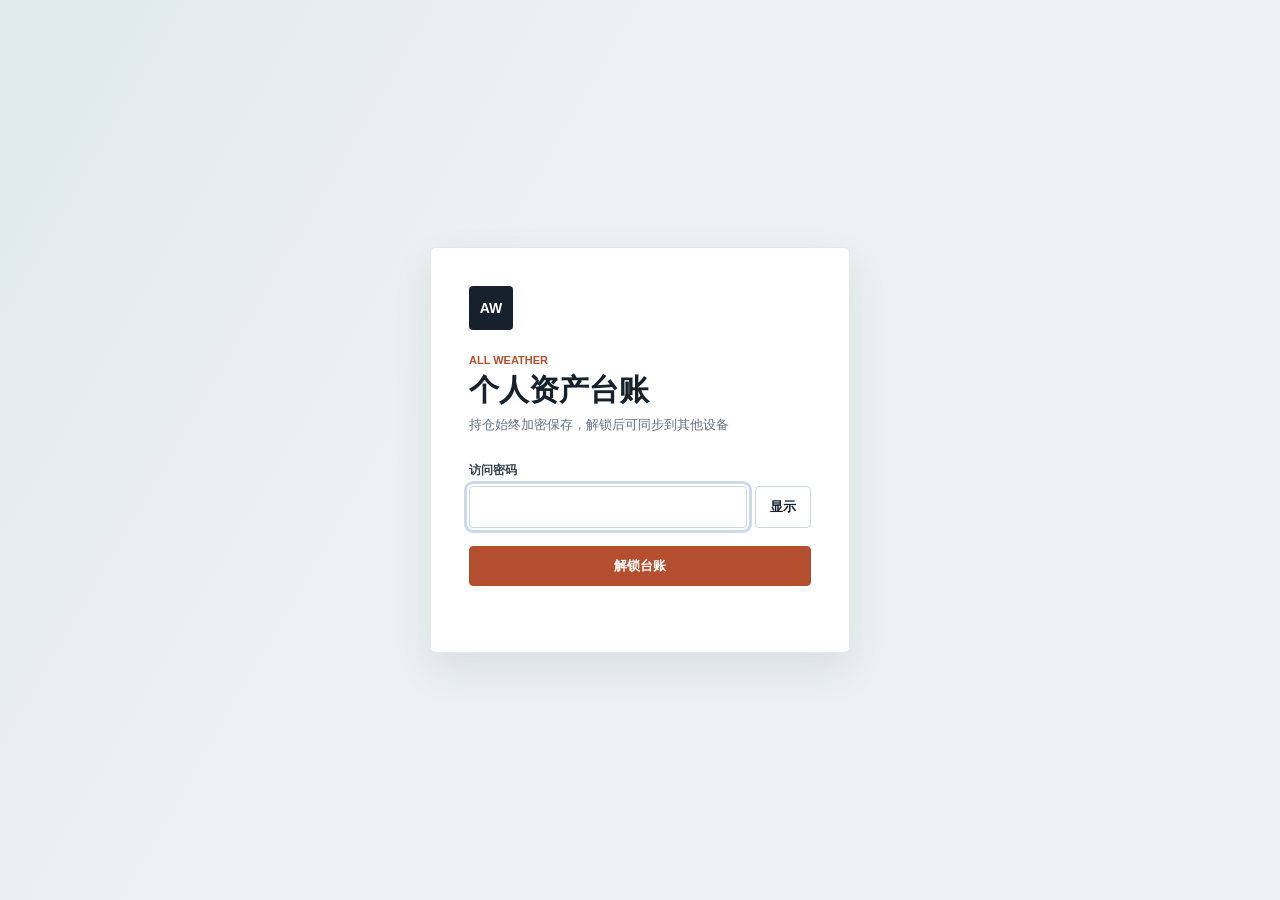
<file: portfolio/index.html>
<!doctype html>
<html lang="zh-CN">
<head>
  <meta charset="utf-8">
  <meta name="viewport" content="width=device-width, initial-scale=1, viewport-fit=cover">
  <meta name="robots" content="noindex,nofollow,noarchive">
  <meta name="referrer" content="no-referrer">
  <meta http-equiv="Content-Security-Policy" content="default-src 'self'; script-src 'self'; style-src 'self'; connect-src 'self' https://qt.gtimg.cn https://*.supabase.co; frame-src 'self'; img-src 'self' data:; object-src 'none'; base-uri 'self'; form-action 'self'">
  <title>个人资产台账</title>
  <link rel="icon" href="[data-uri]">
  <link rel="stylesheet" href="vault.css?v=20260828-ledger17">
</head>
<body>
  <main id="lock-screen" class="lock-screen">
    <section class="unlock-panel" aria-labelledby="unlock-title">
      <div class="brand-mark" aria-hidden="true">AW</div>
      <p class="eyebrow">ALL WEATHER</p>
      <h1 id="unlock-title">个人资产台账</h1>
      <p class="unlock-status">持仓始终加密保存，解锁后可同步到其他设备</p>
      <form id="unlock-form" class="unlock-form">
        <input type="text" name="username" autocomplete="username" value="portfolio-owner" hidden>
        <label for="vault-password">访问密码</label>
        <div class="password-row">
          <input id="vault-password" name="password" type="password" autocomplete="current-password" required autofocus>
          <button id="toggle-password" class="icon-button" type="button" aria-label="显示密码" title="显示密码">显示</button>
        </div>
        <button id="unlock-button" class="primary-button full-button" type="submit">解锁台账</button>
        <p id="unlock-error" class="form-error" role="alert" aria-live="polite"></p>
      </form>
    </section>
  </main>

  <div id="vault-app" class="app-shell" hidden>
    <header class="app-header">
      <div>
        <p class="eyebrow">ALL WEATHER</p>
        <h1>个人资产台账</h1>
        <p id="valuation-time" class="header-meta">等待刷新行情</p>
      </div>
      <nav class="header-actions" aria-label="资产台账操作">
        <div class="header-primary-actions">
          <button id="refresh-quotes" class="secondary-button" type="button">刷新行情</button>
          <button id="add-holding" class="primary-button" type="button">添加资产</button>
        </div>
        <details id="header-more" class="header-more" open>
          <summary class="secondary-button">更多</summary>
          <div class="header-more-menu">
            <button id="open-sync" class="secondary-button sync-button" type="button">
              云同步
              <span id="sync-status" class="sync-dot" data-state="local">仅本机</span>
            </button>
            <button id="export-vault" class="secondary-button" type="button">导出备份</button>
            <label class="secondary-button file-button" for="import-file">导入备份</label>
            <input id="import-file" type="file" accept="application/json,.json" hidden>
            <button id="lock-vault" class="text-button" type="button">锁定</button>
          </div>
        </details>
      </nav>
    </header>

    <nav class="mobile-page-nav" aria-label="手机页面导航">
      <button class="mobile-page-button active" type="button" data-mobile-page="overview" aria-current="page">总览</button>
      <button class="mobile-page-button" type="button" data-mobile-page="assets">资产</button>
      <button class="mobile-page-button" type="button" data-mobile-page="history">历史</button>
    </nav>

    <section class="summary-grid" data-mobile-section="overview" aria-label="资产摘要">
      <article class="summary-item">
        <div class="summary-label-row">
          <span id="total-assets-label">总资产</span>
          <button id="toggle-summary-privacy" class="summary-privacy-button" type="button" aria-pressed="false" aria-label="显示全页敏感数据">显示敏感数据</button>
        </div>
        <strong id="total-assets">******</strong>
        <small id="included-count">0项计入净资产</small>
      </article>
      <article class="summary-item">
        <span>最新估值变动</span>
        <strong id="daily-pnl">******</strong>
        <small id="quote-coverage">行情覆盖 0/0</small>
      </article>
      <article class="summary-item">
        <span>风险资产敞口</span>
        <strong id="gross-exposure">******</strong>
        <small id="derivative-count">0项衍生品</small>
      </article>
      <article class="summary-item">
        <span>策略偏离</span>
        <strong id="largest-gap">******</strong>
        <small>严格ERC · 8%目标波动率</small>
      </article>
    </section>

    <section class="analysis-grid" data-mobile-section="overview">
      <article class="analysis-panel">
        <div class="section-heading">
          <div>
            <p class="eyebrow">ACTUAL</p>
            <h2>资产构成</h2>
          </div>
          <span id="currency-note" class="status-pill">人民币口径</span>
        </div>
        <div id="allocation-bars" class="bar-list"></div>
      </article>
      <article class="analysis-panel">
        <div class="section-heading">
          <div>
            <p class="eyebrow">TARGET</p>
            <h2>严格风险平价偏离</h2>
          </div>
          <span id="strategy-date" class="status-pill">读取中</span>
        </div>
        <div id="strategy-bars" class="bar-list"></div>
      </article>
    </section>

    <section class="holdings-section" data-mobile-section="assets">
      <div class="section-heading holdings-heading">
        <div>
          <p class="eyebrow">POSITIONS</p>
          <h2>资产明细</h2>
        </div>
        <div class="holdings-heading-actions">
          <span class="status-pill">人民币口径</span>
          <button id="record-trade" class="secondary-button compact-button" type="button">记录买卖</button>
        </div>
      </div>
      <article class="daily-contribution-panel">
        <div class="daily-contribution-heading">
          <div><small>LATEST MOVE</small><strong>最新估值贡献</strong></div>
          <span>先按 AH股 / 美股 / 黄金 / 期货等汇总 · 点击查看主要盈利与亏损</span>
        </div>
        <div id="daily-contribution-chart" class="daily-contribution-chart" aria-label="最新估值贡献"></div>
      </article>
      <div class="insight-switch" role="group" aria-label="分类图表">
        <button class="insight-switch-button active" type="button" data-insight-view="platform" aria-pressed="true">平台</button>
        <button class="insight-switch-button" type="button" data-insight-view="class" aria-pressed="false">类别</button>
        <button class="insight-switch-button" type="button" data-insight-view="strategy" aria-pressed="false">策略</button>
      </div>
      <div class="holding-insights-grid" aria-label="资产分类概览">
        <article class="holding-insight-card active" data-insight-card="platform">
          <div class="holding-insight-heading">
            <div><small>PLATFORM</small><strong>按平台</strong></div>
            <span>净资产</span>
          </div>
          <div id="platform-donut" class="donut-chart"></div>
        </article>
        <article class="holding-insight-card" data-insight-card="class">
          <div class="holding-insight-heading">
            <div><small>ASSET CLASS</small><strong>按资产类别</strong></div>
            <span>净资产</span>
          </div>
          <div id="class-donut" class="donut-chart"></div>
        </article>
        <article class="holding-insight-card" data-insight-card="strategy">
          <div class="holding-insight-heading">
            <div><small>RISK PARITY</small><strong>按策略大类</strong></div>
            <span>风险敞口</span>
          </div>
          <div id="strategy-donut" class="donut-chart"></div>
        </article>
      </div>
      <div class="holding-controls">
        <div class="holding-control-group">
          <span>查看方式</span>
          <div class="filter-row" role="group" aria-label="资产分组方式">
            <button class="group-mode-button active" type="button" data-group-mode="underlying">底层资产</button>
            <button class="group-mode-button" type="button" data-group-mode="platform">平台</button>
            <button class="group-mode-button" type="button" data-group-mode="market">市场</button>
            <button class="group-mode-button" type="button" data-group-mode="strategy">策略</button>
          </div>
        </div>
        <div class="holding-control-group">
          <span>筛选</span>
          <div class="filter-row" role="group" aria-label="资产筛选">
            <button class="filter-button active" type="button" data-filter="all">全部</button>
            <button class="filter-button" type="button" data-filter="equity">权益</button>
            <button class="filter-button" type="button" data-filter="bond">债券</button>
            <button class="filter-button" type="button" data-filter="gold">黄金</button>
            <button class="filter-button" type="button" data-filter="cash">现金</button>
          </div>
        </div>
      </div>
      <p class="quote-source-note">底层资产中 AH股 / 美股 / 国债期货按一级组折叠 · 期货保证金与国债期货合并 · 不同币种按最新汇率折算人民币</p>
      <div id="holdings-empty" class="empty-state">
        <strong>尚未录入资产</strong>
        <span>添加第一项持仓后开始计算组合。</span>
      </div>
      <div id="holdings-table-wrap" class="table-wrap" hidden>
        <table class="holdings-table">
          <thead>
            <tr>
              <th>资产</th>
              <th>持仓</th>
              <th>最新价</th>
              <th>当前价值</th>
              <th>最新估值变动</th>
              <th>风险敞口</th>
              <th>资产权重</th>
              <th>累计盈亏</th>
              <th>行情</th>
              <th><span class="sr-only">操作</span></th>
            </tr>
          </thead>
          <tbody id="holdings-body"></tbody>
        </table>
      </div>
    </section>

    <section class="transactions-section" data-mobile-section="assets" aria-labelledby="transactions-title">
      <div class="section-heading transactions-heading">
        <div>
          <p class="eyebrow">TRADES</p>
          <h2 id="transactions-title">交易与资金记录</h2>
        </div>
        <div class="transactions-heading-actions">
          <span id="transaction-count" class="status-pill">0笔记录</span>
          <button id="toggle-transactions" class="secondary-button transaction-toggle-button" type="button" aria-expanded="false" hidden>查看全部</button>
        </div>
      </div>
      <p class="transaction-source-note">买卖、资金转入转出和录入更正分别记账；只有行情与收益变化计入盈亏。</p>
      <div id="transactions-empty" class="empty-state transaction-empty">
        <strong>暂无交易或资金记录</strong>
        <span>可在资产明细中点击“买卖”，或使用上方“记录买卖”。</span>
      </div>
      <div id="transactions-table-wrap" class="table-wrap" hidden>
        <table class="transactions-table">
          <thead>
            <tr>
              <th>时间</th>
              <th>资产</th>
              <th>方向</th>
              <th>成交数量</th>
              <th>成交价</th>
              <th>成交额</th>
              <th>成交后持仓</th>
              <th><span class="sr-only">操作</span></th>
            </tr>
          </thead>
          <tbody id="transactions-body"></tbody>
        </table>
      </div>
      <p id="transactions-limit-note" class="transaction-limit-note" hidden>默认显示最近 5 条记录，可在右上角查看全部。</p>
    </section>

    <section class="history-section" data-mobile-section="history">
      <div class="section-heading history-heading">
        <div>
          <p class="eyebrow">HISTORY</p>
          <h2>资产与盈亏记录</h2>
        </div>
        <div class="history-actions">
          <span id="snapshot-count" class="status-pill">0个记录日</span>
          <button id="record-today" class="secondary-button compact-button" type="button">记录今日</button>
        </div>
      </div>
      <div class="history-change-grid" aria-label="近期盈亏变化">
        <article><span>日盈亏</span><strong id="history-day-change">--</strong><small id="history-day-rate">--</small></article>
        <article><span>本周盈亏</span><strong id="history-week-change">--</strong><small id="history-week-rate">--</small></article>
        <article><span>本月盈亏</span><strong id="history-month-change">--</strong><small id="history-month-rate">--</small></article>
      </div>
      <div class="history-period-row" role="group" aria-label="历史周期">
        <button class="history-period-button active" type="button" data-period="day">日</button>
        <button class="history-period-button" type="button" data-period="week">周</button>
        <button class="history-period-button" type="button" data-period="month">月</button>
      </div>
      <div class="history-visual-grid">
        <article class="history-panel">
          <div class="history-panel-heading"><span>总资产走势</span><strong id="history-latest-total">--</strong></div>
          <div id="history-chart" class="history-chart" aria-label="总资产历史"></div>
        </article>
        <article class="history-panel">
          <div class="history-panel-heading"><span>期间盈亏</span><small>悬停或点按查看 · 已扣除资金流与录入更正</small></div>
          <div id="history-delta-chart" class="history-delta-chart" aria-label="期间资产变动历史"></div>
        </article>
      </div>
      <article class="history-panel return-comparison-panel">
        <div class="history-panel-heading return-comparison-heading">
          <div>
            <span>收益率走势对比</span>
            <small>个人组合 vs 严格风险平价 · 8%目标波动率 · 移动鼠标查看，手机点按固定</small>
          </div>
          <small id="return-comparison-status">读取基准中</small>
        </div>
        <div class="return-comparison-summary" aria-label="最新累计收益率对比">
          <span><em><i class="return-legend-dot personal"></i>个人组合</em><strong id="personal-cumulative-return">--</strong></span>
          <span><em><i class="return-legend-dot benchmark"></i>严格风险平价</em><strong id="benchmark-cumulative-return">--</strong></span>
          <span><em>累计超额</em><strong id="comparison-excess-return">--</strong></span>
        </div>
        <div id="return-comparison-chart" class="return-comparison-chart" aria-label="个人组合与严格风险平价累计收益率走势"></div>
      </article>
      <article class="performance-stats-panel" aria-labelledby="performance-stats-title">
        <div class="performance-stats-heading">
          <div>
            <p class="eyebrow">PERFORMANCE</p>
            <h3 id="performance-stats-title">个人表现指标</h3>
          </div>
          <small id="performance-stats-range">至少需要2个记录日</small>
        </div>
        <div class="performance-stats-grid">
          <div class="performance-stat"><span>累计收益率</span><strong id="performance-total-return">--</strong><small>首个记录日至今</small></div>
          <div class="performance-stat"><span>近30日收益率</span><strong id="performance-30d-return">--</strong><small>不足30日时暂不显示</small></div>
          <div class="performance-stat"><span>年化波动率</span><strong id="performance-volatility">--</strong><small>至少5段有效记录</small></div>
          <div class="performance-stat"><span>最大回撤</span><strong id="performance-max-drawdown">--</strong><small>历史峰值至低点</small></div>
          <div class="performance-stat"><span>当前回撤</span><strong id="performance-current-drawdown">--</strong><small>相对历史峰值</small></div>
          <div class="performance-stat"><span>盈利记录占比</span><strong id="performance-positive-ratio">--</strong><small>期间收益为正的比例</small></div>
        </div>
        <p class="performance-stats-note">基于台账记录日，已扣除转入、转出与录入更正。记录越连续，波动率和回撤越可靠。</p>
      </article>
    </section>
  </div>

  <dialog id="holding-dialog" class="holding-dialog">
    <form id="holding-form" method="dialog">
      <div class="dialog-header">
        <div>
          <p class="eyebrow">POSITION</p>
          <h2 id="dialog-title">添加资产</h2>
        </div>
        <button id="close-dialog" class="icon-button" type="button" aria-label="关闭" title="关闭">关闭</button>
      </div>
      <input id="holding-id" type="hidden">
      <div id="holding-ledger-notice" class="holding-ledger-notice" hidden>该资产已有买卖记录。平台、数量、成本、币种和估值类型由交易记录维护；名称、代码和分类仍可修改。</div>
      <div class="form-grid">
        <label>账户
          <input id="holding-account" type="text" maxlength="40" placeholder="例如：招商证券">
        </label>
        <label>资产名称
          <input id="holding-name" type="text" maxlength="60" placeholder="场外基金 / ETF 可留空自动识别">
        </label>
        <label>代码
          <input id="holding-code" type="text" maxlength="40" placeholder="例如：00700">
        </label>
        <label>资产类型
          <select id="holding-type">
            <option value="stock">股票</option>
            <option value="etf">ETF</option>
            <option value="fund">场外基金</option>
            <option value="gold">黄金</option>
            <option value="bond">债券</option>
            <option value="wealth">银行理财</option>
            <option value="deposit">存款</option>
            <option value="cash">现金</option>
            <option value="futures">期货</option>
            <option value="option">期权</option>
            <option value="other">其他</option>
          </select>
        </label>
        <label class="fund-mode-field">录入方式
          <select id="holding-fund-input-mode">
            <option value="amount">只有当前金额（自动估算份额）</option>
            <option value="shares">我知道份额</option>
          </select>
          <small class="field-hint">金额模式只需代码和当前金额</small>
        </label>
        <details id="holding-classification-details" class="classification-details full-span">
          <summary>
            <span>分类设置</span>
            <small id="holding-classification-summary">自动判断</small>
            <span class="classification-disclosure" aria-hidden="true">›</span>
          </summary>
          <div class="classification-grid">
            <label>底层资产（可选）
              <input id="holding-underlying-name" type="text" maxlength="40" placeholder="通常不用填；例如：标普500">
              <small id="underlying-id-hint" class="field-hint">常见底层会自动识别并合并</small>
            </label>
            <label>策略分类
              <select id="holding-bucket">
                <option value="auto">自动判断</option>
                <option value="a500">国内宽基</option>
                <option value="dividend">红利低波</option>
                <option value="gold">黄金</option>
                <option value="bond_futures">国债期货</option>
                <option value="cash">现金理财</option>
                <option value="other">其他</option>
              </select>
            </label>
            <label>资产类别
              <select id="holding-asset-class">
                <option value="auto">自动判断</option>
                <option value="equity">权益</option>
                <option value="gold">黄金</option>
                <option value="bond">债券</option>
                <option value="cash">现金理财</option>
                <option value="other">其他</option>
              </select>
            </label>
            <label>盈亏大类
              <select id="holding-market-class">
                <option value="auto">自动判断</option>
                <option value="ah-equity">AH股</option>
                <option value="us-equity">美股</option>
                <option value="global-equity">全球权益</option>
                <option value="gold">黄金</option>
                <option value="bond">债券</option>
                <option value="futures">期货</option>
                <option value="options">期权</option>
                <option value="cash">现金理财</option>
                <option value="other">其他</option>
              </select>
            </label>
          </div>
        </details>
        <label>币种
          <select id="holding-currency">
            <option value="CNY">人民币 CNY</option>
            <option value="USD">美元 USD</option>
            <option value="HKD">港币 HKD</option>
          </select>
        </label>
        <label id="pricing-mode-field">估值方式
          <select id="holding-pricing-mode">
            <option value="auto">自动行情</option>
            <option value="manual">手动价格</option>
            <option value="fixed">当前金额</option>
            <option value="interest">固定收益计息</option>
          </select>
        </label>
        <label class="fund-amount-field">平台显示的当前金额
          <input id="holding-fund-seed-amount" type="number" min="0" step="0.01" inputmode="decimal" placeholder="例如：12580.36">
          <small id="fund-calibration-hint" class="field-hint">保存时按最新已公布净值估算份额</small>
          <small id="share-price-note" class="field-hint">场外基金不是盘中实时价；QDII净值通常会更晚</small>
        </label>
        <label class="fund-reference-field check-row full-span">
          <input id="holding-intraday-estimate-enabled" type="checkbox" checked>
          <span>用对应 ETF / 指数估算参考当日盈亏</span>
        </label>
        <label class="fund-reference-code-field full-span">参考代码（可选）
          <input id="holding-intraday-proxy-code" type="text" maxlength="40" placeholder="留空自动匹配；例如：000300、SPY、QQQ">
          <small class="field-hint">国内基金盘中使用参考行情，净值公布后自动替换；美股 QDII 使用最近一期，黄金不使用盘中参考</small>
        </label>
        <label class="quantity-field">数量 / 份额 / 手数
          <input id="holding-quantity" type="number" min="0" step="any" inputmode="decimal">
        </label>
        <label class="price-field">当前价格
          <input id="holding-price" type="number" min="0" step="any" inputmode="decimal">
        </label>
        <label class="price-field">成本 / 开仓价
          <input id="holding-entry-price" type="number" min="0" step="any" inputmode="decimal">
        </label>
        <label class="derivative-field">方向
          <select id="holding-direction">
            <option value="1">多头 / 买入</option>
            <option value="-1">空头 / 卖出</option>
          </select>
        </label>
        <label class="multiplier-field">合约乘数
          <input id="holding-multiplier" type="number" min="0" step="any" inputmode="decimal" value="1">
        </label>
        <label class="option-field">单份期权Delta
          <input id="holding-delta" type="number" min="-1" max="1" step="0.01" inputmode="decimal">
        </label>
        <label class="option-field">标的指数点位
          <input id="holding-underlying-price" type="number" min="0" step="any" inputmode="decimal">
        </label>
        <label class="fixed-field">当前金额
          <input id="holding-fixed-value" type="number" min="0" step="any" inputmode="decimal">
        </label>
        <label class="interest-field">年化收益率
          <div class="suffix-input"><input id="holding-annual-rate" type="number" min="-100" step="0.01" inputmode="decimal"><span>%</span></div>
        </label>
        <label class="interest-field">金额日期
          <input id="holding-valuation-date" type="date">
        </label>
        <label class="full-span">备注
          <input id="holding-notes" type="text" maxlength="100" placeholder="可选">
        </label>
        <label class="full-span">这次金额变化的性质
          <select id="holding-change-kind">
            <option value="external">转入 / 转出资金（不算盈亏）</option>
            <option value="correction">更正录入（不算盈亏）</option>
            <option value="income">收益 / 分红（计入盈亏）</option>
          </select>
          <small class="field-hint">只有资产总价值发生变化时才会记一笔；行情自动更新不会产生记录</small>
        </label>
        <label class="check-row full-span">
          <input id="holding-include-nav" type="checkbox" checked>
          <span>计入总资产</span>
        </label>
      </div>
      <p id="holding-form-error" class="form-error" role="alert"></p>
      <div class="dialog-actions">
        <button id="cancel-holding" class="secondary-button" type="button">取消</button>
        <button id="save-holding" class="primary-button" type="submit" value="save">保存资产</button>
      </div>
    </form>
  </dialog>

  <dialog id="trade-dialog" class="trade-dialog">
    <form id="trade-form" method="dialog">
      <div class="dialog-header">
        <div>
          <p class="eyebrow">BUY / SELL</p>
          <h2>记录买卖</h2>
        </div>
        <button id="close-trade-dialog" class="icon-button" type="button" aria-label="关闭" title="关闭">关闭</button>
      </div>
      <div class="trade-form-grid">
        <label class="full-span">资产
          <select id="trade-holding"></select>
          <small id="trade-position-hint" class="field-hint"></small>
        </label>
        <label>方向
          <select id="trade-type">
            <option value="buy">买入</option>
            <option value="sell">卖出</option>
          </select>
        </label>
        <label>录入方式
          <select id="trade-input-mode">
            <option value="quantity">按数量 / 份额</option>
            <option value="amount">按成交金额</option>
          </select>
        </label>
        <label class="trade-quantity-field">成交数量 / 份额
          <input id="trade-quantity" type="number" min="0" step="any" inputmode="decimal">
        </label>
        <label class="trade-amount-field" hidden>成交金额
          <input id="trade-amount" type="number" min="0" step="0.01" inputmode="decimal">
          <small class="field-hint">系统会根据成交价格推算份额，并标记为“估”</small>
        </label>
        <label>成交价格 / 净值
          <input id="trade-price" type="number" min="0" step="any" inputmode="decimal">
        </label>
        <label>成交日期
          <input id="trade-date" type="date" required>
        </label>
      </div>
      <div id="trade-preview" class="trade-preview" aria-live="polite">选择资产并填写成交信息</div>
      <p id="trade-form-error" class="form-error" role="alert" aria-live="polite"></p>
      <div class="dialog-actions">
        <button id="cancel-trade" class="secondary-button" type="button">取消</button>
        <button id="save-trade" class="primary-button" type="submit" value="save">保存买卖</button>
      </div>
    </form>
  </dialog>

  <dialog id="sync-dialog" class="sync-dialog">
    <div class="dialog-header">
      <div>
        <p class="eyebrow">ENCRYPTED SYNC</p>
        <h2>加密云同步</h2>
      </div>
      <button id="close-sync-dialog" class="icon-button" type="button" aria-label="关闭" title="关闭">关闭</button>
    </div>
    <p class="sync-privacy-note">资产在本机加密后才会上传。云端只保存密文，无法读取资产名称、金额或持仓。</p>
    <div id="sync-unavailable" class="sync-notice" hidden>
      云同步尚未配置。请先按 <code>SYNC_SETUP.md</code> 创建 Supabase 项目并填写 <code>sync-config.js</code>。
    </div>
    <form id="sync-auth-form" class="sync-auth-form">
      <label>同步账户邮箱
        <input id="sync-email" type="email" autocomplete="username" required placeholder="name@example.com">
      </label>
      <label>同步账户密码
        <input id="sync-password" type="password" minlength="8" autocomplete="current-password" required>
      </label>
      <p id="sync-auth-error" class="form-error" role="alert" aria-live="polite"></p>
      <div class="dialog-actions">
        <button id="create-sync-account" class="secondary-button" type="button">创建账户</button>
        <button id="sign-in-sync" class="primary-button" type="submit">登录并同步</button>
      </div>
    </form>
    <section id="sync-account-panel" class="sync-account-panel" hidden>
      <dl class="sync-account-details">
        <div><dt>同步账户</dt><dd id="sync-account-email">—</dd></div>
        <div><dt>同步状态</dt><dd id="sync-last-time">尚未同步</dd></div>
      </dl>
      <p id="sync-panel-error" class="form-error" role="alert" aria-live="polite"></p>
      <div class="dialog-actions sync-account-actions">
        <button id="disconnect-sync" class="text-button" type="button">退出同步账户</button>
        <button id="sync-now" class="primary-button" type="button">立即同步</button>
      </div>
    </section>
  </dialog>

  <dialog id="confirm-dialog" class="confirm-dialog">
    <form method="dialog">
      <h2 id="confirm-title">确认操作？</h2>
      <p id="confirm-message"></p>
      <div class="dialog-actions">
        <button class="secondary-button" value="cancel">取消</button>
        <button id="confirm-action" class="danger-button" value="confirm">确认</button>
      </div>
    </form>
  </dialog>

  <div id="toast" class="toast" role="status" aria-live="polite"></div>
  <script src="sync-config.js"></script>
  <script src="auth-config.js"></script>
  <script src="ledger-core.js?v=20260828-ledger17"></script>
  <script src="vault.js?v=20260828-ledger17"></script>
</body>
</html>
</file>
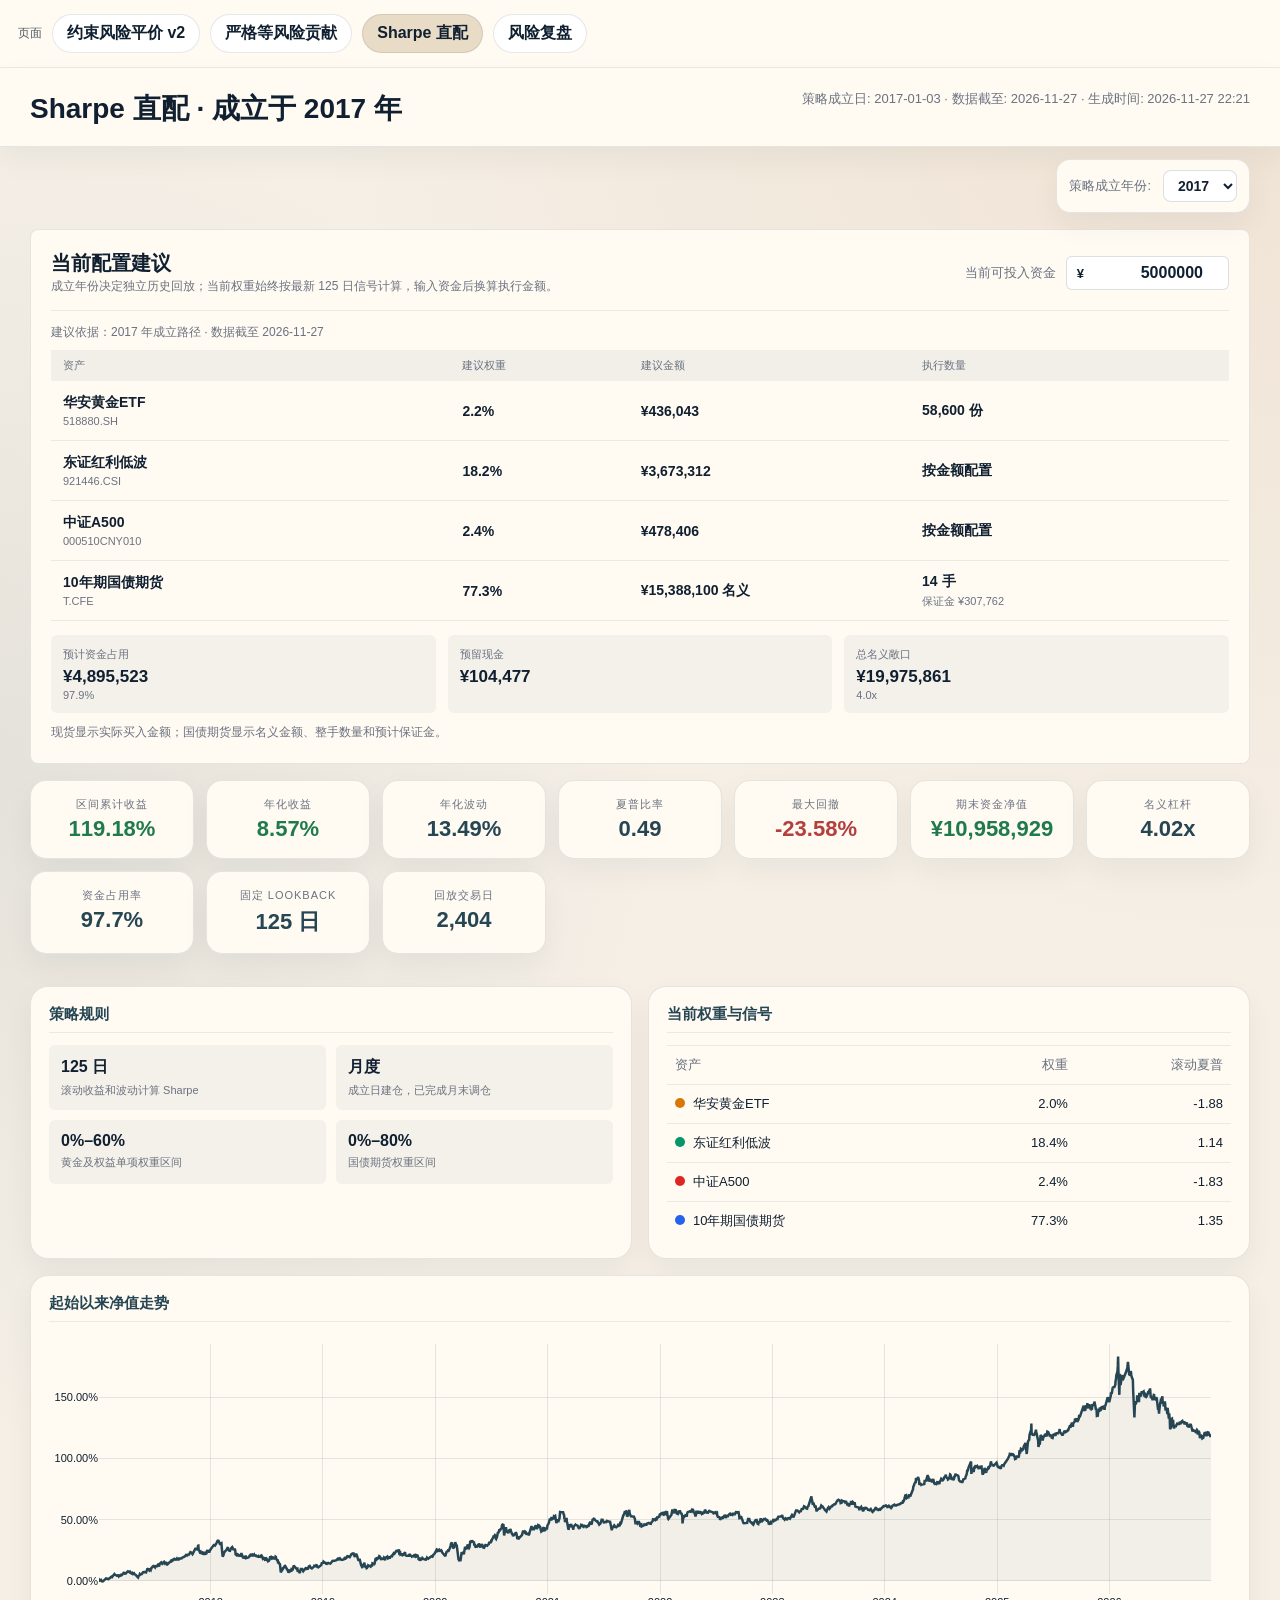
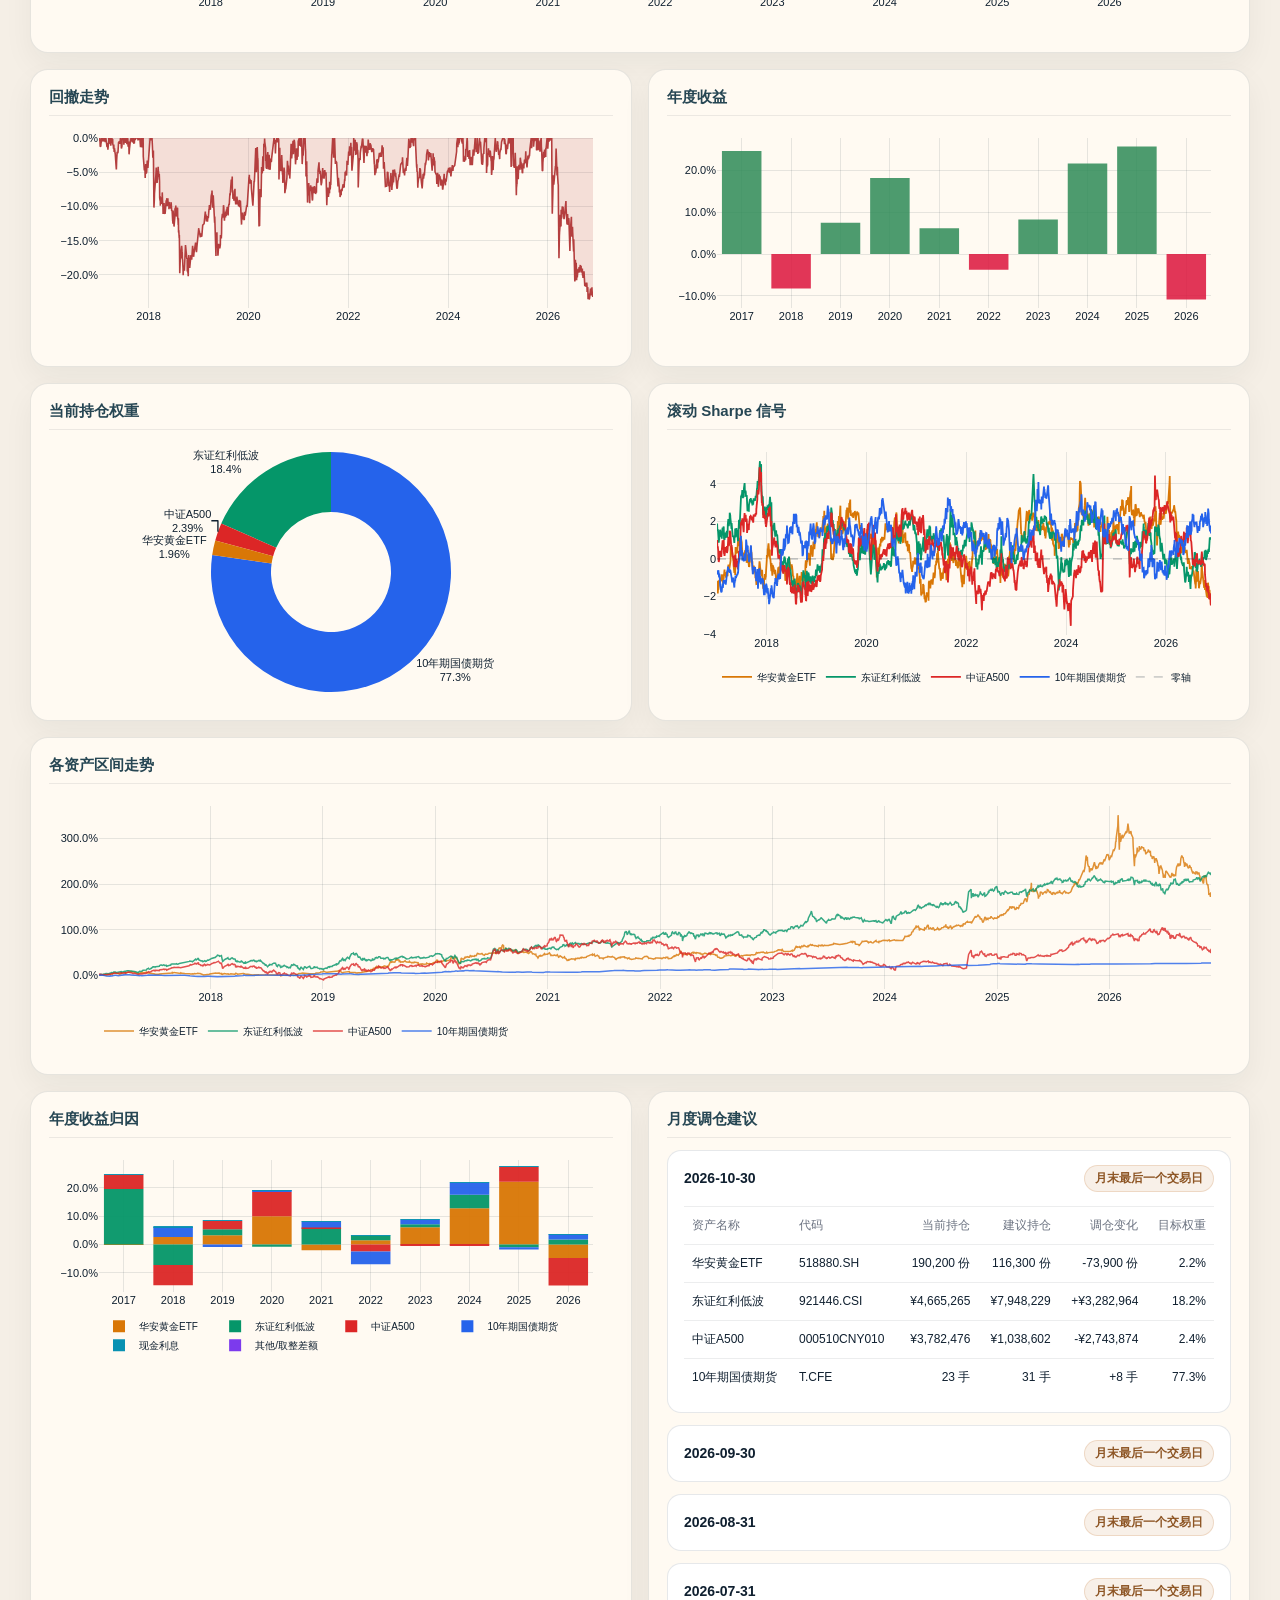
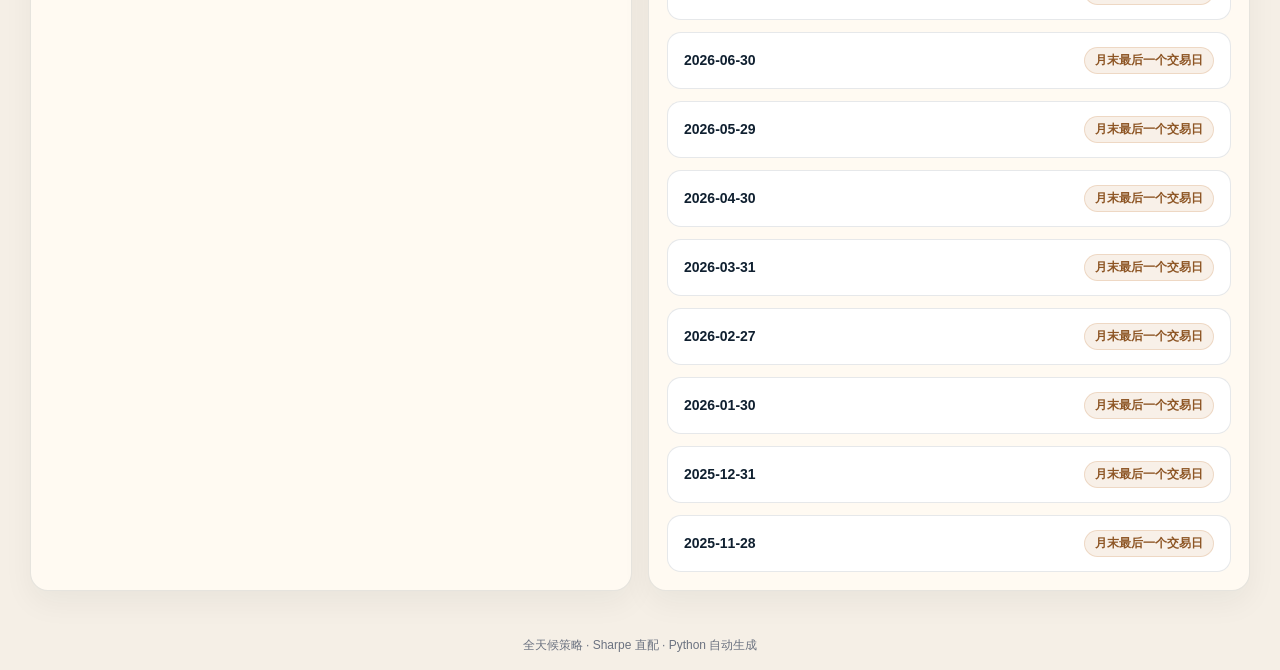
<file: sharpe/index.html>
<!DOCTYPE html>
<html lang="zh-CN">
<head>
    <meta charset="UTF-8">
    <link rel="icon" href="data:,">
    <meta name="viewport" content="width=device-width, initial-scale=1.0">
    <title>全天候策略 · Sharpe 直配</title>
    <link rel="preconnect" href="https://cdn.plot.ly" crossorigin>
    <script src="https://cdn.plot.ly/plotly-2.27.0.min.js" defer></script>
    <style>
        * { margin: 0; padding: 0; box-sizing: border-box; }
        body {
            font-family: -apple-system, BlinkMacSystemFont, 'Segoe UI', 'Microsoft YaHei', sans-serif;
            background:
                radial-gradient(circle at top right, rgba(188,108,37,.10), transparent 24%),
                radial-gradient(circle at left 20%, rgba(38,70,83,.08), transparent 20%),
                #f5efe6;
            color: #102030;
            min-height: 100vh;
        }
        .header {
            background: #fffaf2;
            padding: 22px 30px 18px;
            border-bottom: 1px solid rgba(16,32,48,0.10);
            display: flex;
            justify-content: space-between;
            align-items: flex-start;
            gap: 16px;
            flex-wrap: wrap;
            box-shadow: 0 12px 30px rgba(16,32,48,.05);
        }
        .header h1 {
            font-size: 28px;
            font-weight: 700;
            color: #102030;
        }
        .header .date {
            color: #6b7280;
            font-size: 13px;
        }
        .control-bar {
            padding: 12px 30px 0;
            display: flex;
            justify-content: flex-end;
        }
        .control-panel {
            display: flex;
            align-items: center;
            gap: 12px;
            flex-wrap: wrap;
            background: #fffaf2;
            border: 1px solid rgba(16,32,48,0.10);
            border-radius: 14px;
            padding: 10px 12px;
            box-shadow: 0 12px 30px rgba(16,32,48,.05);
        }
        .control-panel span {
            color: #6b7280;
            font-size: 13px;
        }
        .control-panel select,
        .control-panel input {
            background: #fff;
            border: 1px solid rgba(16,32,48,0.14);
            color: #102030;
            padding: 6px 10px;
            border-radius: 8px;
            font-size: 14px;
            font-weight: 700;
            outline: none;
        }
        .control-panel input {
            width: 160px;
            text-align: right;
        }
        .allocation-panel {
            margin: 16px 30px 0;
            padding: 20px;
            background: #fffaf2;
            border: 1px solid rgba(16,32,48,0.10);
            border-radius: 8px;
        }
        .allocation-toolbar {
            display: flex;
            justify-content: space-between;
            align-items: center;
            gap: 20px;
            padding-bottom: 14px;
            border-bottom: 1px solid rgba(16,32,48,0.08);
        }
        .allocation-toolbar h2 { font-size: 20px; color: #102030; }
        .allocation-subtitle,
        .allocation-meta,
        .allocation-note {
            color: #6b7280;
            font-size: 12px;
            line-height: 1.6;
        }
        .capital-input-label {
            display: flex;
            align-items: center;
            gap: 10px;
            color: #6b7280;
            font-size: 13px;
            white-space: nowrap;
        }
        .capital-input-wrap {
            display: flex;
            align-items: center;
            gap: 4px;
            padding: 7px 10px;
            background: #fff;
            border: 1px solid rgba(16,32,48,0.14);
            border-radius: 6px;
            color: #102030;
            font-weight: 700;
        }
        .capital-input-wrap input {
            width: 130px;
            border: 0;
            outline: 0;
            color: #102030;
            background: transparent;
            text-align: right;
            font-size: 16px;
            font-weight: 700;
        }
        .allocation-meta { padding: 12px 0 8px; }
        .allocation-head,
        .allocation-row {
            display: grid;
            grid-template-columns: minmax(170px, 1.3fr) minmax(90px, .55fr) minmax(150px, .9fr) minmax(150px, 1fr);
            gap: 16px;
            align-items: center;
        }
        .allocation-head {
            padding: 8px 12px;
            background: rgba(38,70,83,0.06);
            color: #6b7280;
            font-size: 11px;
        }
        .allocation-row {
            min-height: 60px;
            padding: 10px 12px;
            border-bottom: 1px solid rgba(16,32,48,0.08);
        }
        .allocation-asset,
        .allocation-cell { min-width: 0; }
        .allocation-asset strong,
        .allocation-cell strong { display: block; color: #102030; font-size: 14px; }
        .allocation-asset span,
        .allocation-execution span {
            display: block;
            margin-top: 3px;
            color: #6b7280;
            font-size: 11px;
            font-weight: 400;
        }
        .allocation-summary {
            display: grid;
            grid-template-columns: repeat(3, 1fr);
            gap: 12px;
            margin-top: 14px;
        }
        .allocation-summary > div {
            padding: 12px;
            background: rgba(38,70,83,0.05);
            border-radius: 6px;
        }
        .allocation-summary span,
        .allocation-summary small { display: block; color: #6b7280; font-size: 11px; }
        .allocation-summary strong {
            display: inline-block;
            margin: 5px 6px 2px 0;
            color: #102030;
            font-size: 17px;
        }
        .allocation-note { margin-top: 10px; }
        .rule-list {
            display: grid;
            grid-template-columns: 1fr 1fr;
            gap: 10px;
        }
        .rule-list > div {
            min-height: 64px;
            padding: 12px;
            background: rgba(38,70,83,0.05);
            border-radius: 6px;
        }
        .rule-list strong,
        .rule-list span { display: block; }
        .rule-list strong { color: #102030; font-size: 16px; }
        .rule-list span { margin-top: 4px; color: #6b7280; font-size: 11px; line-height: 1.5; }
        .metrics-bar {
            display: grid;
            grid-template-columns: repeat(auto-fit, minmax(160px, 1fr));
            gap: 12px;
            padding: 16px 30px;
        }
        .metric {
            background: #fffaf2;
            border: 1px solid rgba(16,32,48,0.10);
            border-radius: 16px;
            padding: 16px;
            text-align: center;
            transition: transform 0.2s, border-color 0.2s, box-shadow 0.2s;
            box-shadow: 0 12px 30px rgba(16,32,48,.05);
        }
        .metric:hover {
            transform: translateY(-2px);
            border-color: rgba(188,108,37,.22);
            box-shadow: 0 16px 36px rgba(16,32,48,.07);
        }
        .metric .label {
            font-size: 11px;
            color: #6b7280;
            text-transform: uppercase;
            letter-spacing: 1px;
            margin-bottom: 4px;
        }
        .metric .value {
            font-size: 22px;
            font-weight: 700;
        }
        .metric .value.positive { color: #1f7a4c; }
        .metric .value.negative { color: #b43f3f; }
        .metric .value.neutral { color: #264653; }
        .dashboard {
            display: grid;
            grid-template-columns: 1fr 1fr;
            gap: 16px;
            padding: 16px 30px 30px;
        }
        .card {
            background: #fffaf2;
            border: 1px solid rgba(16,32,48,0.10);
            border-radius: 18px;
            padding: 18px;
            min-width: 0;
            transition: border-color 0.2s, box-shadow 0.2s;
            box-shadow: 0 12px 30px rgba(16,32,48,.05);
        }
        .card:hover {
            border-color: rgba(188,108,37,.22);
            box-shadow: 0 16px 36px rgba(16,32,48,.07);
        }
        .card.full-width {
            grid-column: span 2;
        }
        .card h3 {
            font-size: 15px;
            font-weight: 600;
            color: #264653;
            margin-bottom: 12px;
            padding-bottom: 8px;
            border-bottom: 1px solid rgba(16,32,48,0.08);
        }
        .plotly-chart { width: 100%; }
        .info-table {
            width: 100%;
            border-collapse: collapse;
            font-size: 13px;
        }
        .info-table th,
        .info-table td {
            padding: 10px 8px;
            border-top: 1px solid rgba(16,32,48,0.08);
            text-align: right;
            white-space: nowrap;
        }
        .info-table th {
            color: #6b7280;
            font-weight: 500;
        }
        .info-table td:first-child,
        .info-table th:first-child {
            text-align: left;
        }
        .best { background: rgba(188,108,37,.08); }
        .dot {
            display: inline-block;
            width: 10px;
            height: 10px;
            border-radius: 999px;
            margin-right: 8px;
        }
        .hint {
            color: #6b7280;
            font-size: 12px;
            line-height: 1.7;
            margin-top: 12px;
        }
        .rebalance-list {
            display: flex;
            flex-direction: column;
            gap: 12px;
        }
        .rebalance-entry {
            border: 1px solid rgba(16,32,48,0.10);
            border-radius: 14px;
            background: #fff;
            overflow: hidden;
        }
        .rebalance-entry summary {
            list-style: none;
            cursor: pointer;
            display: flex;
            justify-content: space-between;
            align-items: center;
            gap: 12px;
            padding: 14px 16px;
            font-size: 14px;
            font-weight: 600;
            color: #102030;
        }
        .rebalance-entry summary::-webkit-details-marker {
            display: none;
        }
        .rebalance-trigger {
            font-size: 12px;
            color: #8d5524;
            background: rgba(188,108,37,0.10);
            border: 1px solid rgba(188,108,37,0.18);
            border-radius: 999px;
            padding: 4px 10px;
            white-space: nowrap;
        }
        .rebalance-content {
            padding: 0 16px 16px;
            overflow-x: auto;
        }
        .rebalance-table {
            width: 100%;
            border-collapse: collapse;
            font-size: 12px;
        }
        .rebalance-table th,
        .rebalance-table td {
            padding: 10px 8px;
            border-top: 1px solid rgba(16,32,48,0.08);
            text-align: right;
            white-space: nowrap;
        }
        .rebalance-table th {
            color: #6b7280;
            font-weight: 500;
        }
        .rebalance-table td:first-child,
        .rebalance-table td:nth-child(2),
        .rebalance-table th:first-child,
        .rebalance-table th:nth-child(2) {
            text-align: left;
        }
        .empty-state {
            color: #6b7280;
            font-size: 13px;
        }
        .delta-up { color: #1f7a4c; }
        .delta-down { color: #b43f3f; }
        .delta-flat { color: #6b7280; }
        .footer {
            text-align: center;
            padding: 16px;
            color: #6b7280;
            font-size: 12px;
        }
        @media (max-width: 900px) {
            .dashboard { grid-template-columns: minmax(0, 1fr); padding: 16px; }
            .card.full-width { grid-column: auto; }
            .control-bar { justify-content: stretch; }
            .control-panel { width: 100%; }
            .allocation-panel { margin: 16px; padding: 16px; }
            .allocation-toolbar { align-items: flex-start; flex-direction: column; }
            .capital-input-label { width: 100%; justify-content: space-between; }
            .allocation-head { display: none; }
            .allocation-row { grid-template-columns: 1fr 1fr; gap: 10px 16px; padding: 14px 4px; }
            .allocation-asset { grid-column: 1 / -1; }
            .allocation-cell::before {
                content: attr(data-label);
                display: block;
                margin-bottom: 3px;
                color: #6b7280;
                font-size: 10px;
            }
            .allocation-summary,
            .rule-list { grid-template-columns: 1fr; }
        }
    </style>
</head>
<body>

<div class="strategy-variant-nav" style="display:flex;gap:10px;align-items:center;flex-wrap:wrap;padding:14px 18px;background:#fffaf2;color:#102030;border-bottom:1px solid rgba(16,32,48,.08);box-shadow:0 10px 24px rgba(16,32,48,.04);">
  <span style="font-size:12px;opacity:.72;">页面</span>
  <a href="../" style="text-decoration:none;padding:8px 14px;border-radius:999px;background:#fff;border:1px solid rgba(16,32,48,.10);color:#102030;font-weight:600;">约束风险平价 v2</a>
  <a href="../strict-risk-parity/" style="text-decoration:none;padding:8px 14px;border-radius:999px;background:#fff;border:1px solid rgba(16,32,48,.10);color:#102030;font-weight:600;">严格等风险贡献</a>
  <a href="./" style="text-decoration:none;padding:8px 14px;border-radius:999px;background:#e9dcc6;border:1px solid rgba(16,32,48,.10);color:#102030;font-weight:600;">Sharpe 直配</a>
  <a href="../risk-review/" style="text-decoration:none;padding:8px 14px;border-radius:999px;background:#fff;border:1px solid rgba(16,32,48,.10);color:#102030;font-weight:600;">风险复盘</a>
</div>

<div class="header">
    <h1 id="dashboard-title">Sharpe 直配 · 成立于 2017 年</h1>
    <div id="dashboard-date" class="date">
        策略成立日: 2017-01-01 · 数据截至: 2026-11-27 · 生成时间: 2026-11-27 22:21
    </div>
</div>

<div class="control-bar">
    <div class="control-panel">
        <span>策略成立年份:</span>
        <select id="calc-year"><option value="2017" selected>2017</option><option value="2018" >2018</option><option value="2019" >2019</option><option value="2020" >2020</option><option value="2021" >2021</option><option value="2022" >2022</option><option value="2023" >2023</option><option value="2024" >2024</option><option value="2025" >2025</option><option value="2026" >2026</option></select>
    </div>
</div>

<section class="allocation-panel">
    <div class="allocation-toolbar">
        <div>
            <h2>当前配置建议</h2>
            <div class="allocation-subtitle">成立年份决定独立历史回放；当前权重始终按最新 125 日信号计算，输入资金后换算执行金额。</div>
        </div>
        <label class="capital-input-label">
            <span>当前可投入资金</span>
            <span class="capital-input-wrap">¥ <input id="calc-capital" type="number" min="1" step="10000" value="5000000"></span>
        </label>
    </div>
    <div id="calc-meta" class="allocation-meta"></div>
    <div class="allocation-head">
        <span>资产</span><span>建议权重</span><span>建议金额</span><span>执行数量</span>
    </div>
    <div id="calc-results"></div>
    <div class="allocation-summary">
        <div><span>预计资金占用</span><strong id="calc-capital-used">¥0</strong><small id="calc-usage-ratio">0%</small></div>
        <div><span>预留现金</span><strong id="calc-cash-buffer">¥0</strong></div>
        <div><span>总名义敞口</span><strong id="calc-total-nominal">¥0</strong><small id="calc-leverage">0.0x</small></div>
    </div>
    <div class="allocation-note">现货显示实际买入金额；国债期货显示名义金额、整手数量和预计保证金。</div>
</section>

<div id="metrics-section" class="metrics-bar"></div>

<div class="dashboard">
    <div class="card">
        <h3>策略规则</h3>
        <div class="rule-list">
            <div><strong>125 日</strong><span>滚动收益和波动计算 Sharpe</span></div>
            <div><strong>月度</strong><span>成立日建仓，已完成月末调仓</span></div>
            <div><strong>0%–60%</strong><span>黄金及权益单项权重区间</span></div>
            <div><strong>0%–80%</strong><span>国债期货权重区间</span></div>
        </div>
    </div>
    <div class="card">
        <h3>当前权重与信号</h3>
        <table class="info-table">
            <thead>
                <tr>
                    <th>资产</th>
                    <th>权重</th>
                    <th>滚动夏普</th>
                </tr>
            </thead>
            <tbody id="asset-signal-body"></tbody>
        </table>
    </div>

    <div class="card full-width">
        <h3>起始以来净值走势</h3>
        <div id="chart-cumulative" class="plotly-chart"></div>
    </div>

    <div class="card">
        <h3>回撤走势</h3>
        <div id="chart-drawdown" class="plotly-chart"></div>
    </div>

    <div class="card">
        <h3>年度收益</h3>
        <div id="chart-yearly" class="plotly-chart"></div>
    </div>

    <div class="card">
        <h3>当前持仓权重</h3>
        <div id="chart-weights" class="plotly-chart"></div>
    </div>

    <div class="card">
        <h3>滚动 Sharpe 信号</h3>
        <div id="chart-sharpes" class="plotly-chart"></div>
    </div>

    <div class="card full-width">
        <h3>各资产区间走势</h3>
        <div id="chart-assets" class="plotly-chart"></div>
    </div>

    <div class="card">
        <h3>年度收益归因</h3>
        <div id="chart-contribution" class="plotly-chart"></div>
    </div>

    <div class="card full-width">
        <h3>最近 12 次月度调仓</h3>
        <table class="info-table">
            <thead>
                <tr>
                    <th>日期</th>
                    <th>资产</th>
                    <th>目标权重</th>
                    <th>较上期变化</th>
                </tr>
            </thead>
            <tbody id="rebalance-body"></tbody>
        </table>
    </div>
    <div id="rebalance-section" style="display:none;"></div>
</div>

<div class="footer">
    全天候策略 · Sharpe 直配 · Python 自动生成
</div>

<script>
    const sharpeDataManifest = {"default_year": "2017", "data_version": "20261127222259373609", "year_urls": {"2017": "../data/sharpe/2017.json", "2018": "../data/sharpe/2018.json", "2019": "../data/sharpe/2019.json", "2020": "../data/sharpe/2020.json", "2021": "../data/sharpe/2021.json", "2022": "../data/sharpe/2022.json", "2023": "../data/sharpe/2023.json", "2024": "../data/sharpe/2024.json", "2025": "../data/sharpe/2025.json", "2026": "../data/sharpe/2026.json"}};
    const yearPayloads = {};
    const calculatorPayloads = {"2017": {"focus_year": 2017, "data_as_of": "2026-11-27", "capital": 5000000.0, "capital_buffer": 0.98, "assets": [{"name": "华安黄金ETF", "code": "518880.SH", "color": "#d97706", "type": "spot", "multiplier": 1.0, "min_trade_unit": 100.0, "unit": "份", "display_mode": "quantity", "margin_rate": 1.0, "face_value": 0.0, "has_explicit_face_value": false}, {"name": "东证红利低波", "code": "921446.CSI", "color": "#059669", "type": "spot", "multiplier": 1.0, "min_trade_unit": 1.0, "unit": "万元", "display_mode": "amount", "margin_rate": 1.0, "face_value": 0.0, "has_explicit_face_value": false}, {"name": "中证A500", "code": "000510CNY010", "color": "#dc2626", "type": "spot", "multiplier": 1.0, "min_trade_unit": 1.0, "unit": "万元", "display_mode": "amount", "margin_rate": 1.0, "face_value": 0.0, "has_explicit_face_value": false}, {"name": "10年期国债期货", "code": "T.CFE", "color": "#2563eb", "type": "futures", "multiplier": 10000.0, "min_trade_unit": 1.0, "unit": "手", "display_mode": "quantity", "margin_rate": 0.02, "face_value": 0.0, "has_explicit_face_value": false}], "latest_target_weights": {"518880.SH": 0.021589803885363218, "921446.CSI": 0.18186360578381333, "000510CNY010": 0.02368563505078521, "T.CFE": 0.7728609552800382}, "latest_prices": {"518880.SH": 7.441, "921446.CSI": 6524.21, "000510CNY010": 7107.38, "T.CFE": 109.915}}, "2018": {"focus_year": 2018, "data_as_of": "2026-11-27", "capital": 5000000.0, "capital_buffer": 0.98, "assets": [{"name": "华安黄金ETF", "code": "518880.SH", "color": "#d97706", "type": "spot", "multiplier": 1.0, "min_trade_unit": 100.0, "unit": "份", "display_mode": "quantity", "margin_rate": 1.0, "face_value": 0.0, "has_explicit_face_value": false}, {"name": "东证红利低波", "code": "921446.CSI", "color": "#059669", "type": "spot", "multiplier": 1.0, "min_trade_unit": 1.0, "unit": "万元", "display_mode": "amount", "margin_rate": 1.0, "face_value": 0.0, "has_explicit_face_value": false}, {"name": "中证A500", "code": "000510CNY010", "color": "#dc2626", "type": "spot", "multiplier": 1.0, "min_trade_unit": 1.0, "unit": "万元", "display_mode": "amount", "margin_rate": 1.0, "face_value": 0.0, "has_explicit_face_value": false}, {"name": "10年期国债期货", "code": "T.CFE", "color": "#2563eb", "type": "futures", "multiplier": 10000.0, "min_trade_unit": 1.0, "unit": "手", "display_mode": "quantity", "margin_rate": 0.02, "face_value": 0.0, "has_explicit_face_value": false}], "latest_target_weights": {"518880.SH": 0.021589803885363218, "921446.CSI": 0.18186360578381333, "000510CNY010": 0.02368563505078521, "T.CFE": 0.7728609552800382}, "latest_prices": {"518880.SH": 7.441, "921446.CSI": 6524.21, "000510CNY010": 7107.38, "T.CFE": 109.915}}, "2019": {"focus_year": 2019, "data_as_of": "2026-11-27", "capital": 5000000.0, "capital_buffer": 0.98, "assets": [{"name": "华安黄金ETF", "code": "518880.SH", "color": "#d97706", "type": "spot", "multiplier": 1.0, "min_trade_unit": 100.0, "unit": "份", "display_mode": "quantity", "margin_rate": 1.0, "face_value": 0.0, "has_explicit_face_value": false}, {"name": "东证红利低波", "code": "921446.CSI", "color": "#059669", "type": "spot", "multiplier": 1.0, "min_trade_unit": 1.0, "unit": "万元", "display_mode": "amount", "margin_rate": 1.0, "face_value": 0.0, "has_explicit_face_value": false}, {"name": "中证A500", "code": "000510CNY010", "color": "#dc2626", "type": "spot", "multiplier": 1.0, "min_trade_unit": 1.0, "unit": "万元", "display_mode": "amount", "margin_rate": 1.0, "face_value": 0.0, "has_explicit_face_value": false}, {"name": "10年期国债期货", "code": "T.CFE", "color": "#2563eb", "type": "futures", "multiplier": 10000.0, "min_trade_unit": 1.0, "unit": "手", "display_mode": "quantity", "margin_rate": 0.02, "face_value": 0.0, "has_explicit_face_value": false}], "latest_target_weights": {"518880.SH": 0.021589803885363218, "921446.CSI": 0.18186360578381333, "000510CNY010": 0.02368563505078521, "T.CFE": 0.7728609552800382}, "latest_prices": {"518880.SH": 7.441, "921446.CSI": 6524.21, "000510CNY010": 7107.38, "T.CFE": 109.915}}, "2020": {"focus_year": 2020, "data_as_of": "2026-11-27", "capital": 5000000.0, "capital_buffer": 0.98, "assets": [{"name": "华安黄金ETF", "code": "518880.SH", "color": "#d97706", "type": "spot", "multiplier": 1.0, "min_trade_unit": 100.0, "unit": "份", "display_mode": "quantity", "margin_rate": 1.0, "face_value": 0.0, "has_explicit_face_value": false}, {"name": "东证红利低波", "code": "921446.CSI", "color": "#059669", "type": "spot", "multiplier": 1.0, "min_trade_unit": 1.0, "unit": "万元", "display_mode": "amount", "margin_rate": 1.0, "face_value": 0.0, "has_explicit_face_value": false}, {"name": "中证A500", "code": "000510CNY010", "color": "#dc2626", "type": "spot", "multiplier": 1.0, "min_trade_unit": 1.0, "unit": "万元", "display_mode": "amount", "margin_rate": 1.0, "face_value": 0.0, "has_explicit_face_value": false}, {"name": "10年期国债期货", "code": "T.CFE", "color": "#2563eb", "type": "futures", "multiplier": 10000.0, "min_trade_unit": 1.0, "unit": "手", "display_mode": "quantity", "margin_rate": 0.02, "face_value": 0.0, "has_explicit_face_value": false}], "latest_target_weights": {"518880.SH": 0.021589803885363218, "921446.CSI": 0.18186360578381333, "000510CNY010": 0.02368563505078521, "T.CFE": 0.7728609552800382}, "latest_prices": {"518880.SH": 7.441, "921446.CSI": 6524.21, "000510CNY010": 7107.38, "T.CFE": 109.915}}, "2021": {"focus_year": 2021, "data_as_of": "2026-11-27", "capital": 5000000.0, "capital_buffer": 0.98, "assets": [{"name": "华安黄金ETF", "code": "518880.SH", "color": "#d97706", "type": "spot", "multiplier": 1.0, "min_trade_unit": 100.0, "unit": "份", "display_mode": "quantity", "margin_rate": 1.0, "face_value": 0.0, "has_explicit_face_value": false}, {"name": "东证红利低波", "code": "921446.CSI", "color": "#059669", "type": "spot", "multiplier": 1.0, "min_trade_unit": 1.0, "unit": "万元", "display_mode": "amount", "margin_rate": 1.0, "face_value": 0.0, "has_explicit_face_value": false}, {"name": "中证A500", "code": "000510CNY010", "color": "#dc2626", "type": "spot", "multiplier": 1.0, "min_trade_unit": 1.0, "unit": "万元", "display_mode": "amount", "margin_rate": 1.0, "face_value": 0.0, "has_explicit_face_value": false}, {"name": "10年期国债期货", "code": "T.CFE", "color": "#2563eb", "type": "futures", "multiplier": 10000.0, "min_trade_unit": 1.0, "unit": "手", "display_mode": "quantity", "margin_rate": 0.02, "face_value": 0.0, "has_explicit_face_value": false}], "latest_target_weights": {"518880.SH": 0.021589803885363218, "921446.CSI": 0.18186360578381333, "000510CNY010": 0.02368563505078521, "T.CFE": 0.7728609552800382}, "latest_prices": {"518880.SH": 7.441, "921446.CSI": 6524.21, "000510CNY010": 7107.38, "T.CFE": 109.915}}, "2022": {"focus_year": 2022, "data_as_of": "2026-11-27", "capital": 5000000.0, "capital_buffer": 0.98, "assets": [{"name": "华安黄金ETF", "code": "518880.SH", "color": "#d97706", "type": "spot", "multiplier": 1.0, "min_trade_unit": 100.0, "unit": "份", "display_mode": "quantity", "margin_rate": 1.0, "face_value": 0.0, "has_explicit_face_value": false}, {"name": "东证红利低波", "code": "921446.CSI", "color": "#059669", "type": "spot", "multiplier": 1.0, "min_trade_unit": 1.0, "unit": "万元", "display_mode": "amount", "margin_rate": 1.0, "face_value": 0.0, "has_explicit_face_value": false}, {"name": "中证A500", "code": "000510CNY010", "color": "#dc2626", "type": "spot", "multiplier": 1.0, "min_trade_unit": 1.0, "unit": "万元", "display_mode": "amount", "margin_rate": 1.0, "face_value": 0.0, "has_explicit_face_value": false}, {"name": "10年期国债期货", "code": "T.CFE", "color": "#2563eb", "type": "futures", "multiplier": 10000.0, "min_trade_unit": 1.0, "unit": "手", "display_mode": "quantity", "margin_rate": 0.02, "face_value": 0.0, "has_explicit_face_value": false}], "latest_target_weights": {"518880.SH": 0.021589803885363218, "921446.CSI": 0.18186360578381333, "000510CNY010": 0.02368563505078521, "T.CFE": 0.7728609552800382}, "latest_prices": {"518880.SH": 7.441, "921446.CSI": 6524.21, "000510CNY010": 7107.38, "T.CFE": 109.915}}, "2023": {"focus_year": 2023, "data_as_of": "2026-11-27", "capital": 5000000.0, "capital_buffer": 0.98, "assets": [{"name": "华安黄金ETF", "code": "518880.SH", "color": "#d97706", "type": "spot", "multiplier": 1.0, "min_trade_unit": 100.0, "unit": "份", "display_mode": "quantity", "margin_rate": 1.0, "face_value": 0.0, "has_explicit_face_value": false}, {"name": "东证红利低波", "code": "921446.CSI", "color": "#059669", "type": "spot", "multiplier": 1.0, "min_trade_unit": 1.0, "unit": "万元", "display_mode": "amount", "margin_rate": 1.0, "face_value": 0.0, "has_explicit_face_value": false}, {"name": "中证A500", "code": "000510CNY010", "color": "#dc2626", "type": "spot", "multiplier": 1.0, "min_trade_unit": 1.0, "unit": "万元", "display_mode": "amount", "margin_rate": 1.0, "face_value": 0.0, "has_explicit_face_value": false}, {"name": "10年期国债期货", "code": "T.CFE", "color": "#2563eb", "type": "futures", "multiplier": 10000.0, "min_trade_unit": 1.0, "unit": "手", "display_mode": "quantity", "margin_rate": 0.02, "face_value": 0.0, "has_explicit_face_value": false}], "latest_target_weights": {"518880.SH": 0.021589803885363218, "921446.CSI": 0.18186360578381333, "000510CNY010": 0.02368563505078521, "T.CFE": 0.7728609552800382}, "latest_prices": {"518880.SH": 7.441, "921446.CSI": 6524.21, "000510CNY010": 7107.38, "T.CFE": 109.915}}, "2024": {"focus_year": 2024, "data_as_of": "2026-11-27", "capital": 5000000.0, "capital_buffer": 0.98, "assets": [{"name": "华安黄金ETF", "code": "518880.SH", "color": "#d97706", "type": "spot", "multiplier": 1.0, "min_trade_unit": 100.0, "unit": "份", "display_mode": "quantity", "margin_rate": 1.0, "face_value": 0.0, "has_explicit_face_value": false}, {"name": "东证红利低波", "code": "921446.CSI", "color": "#059669", "type": "spot", "multiplier": 1.0, "min_trade_unit": 1.0, "unit": "万元", "display_mode": "amount", "margin_rate": 1.0, "face_value": 0.0, "has_explicit_face_value": false}, {"name": "中证A500", "code": "000510CNY010", "color": "#dc2626", "type": "spot", "multiplier": 1.0, "min_trade_unit": 1.0, "unit": "万元", "display_mode": "amount", "margin_rate": 1.0, "face_value": 0.0, "has_explicit_face_value": false}, {"name": "10年期国债期货", "code": "T.CFE", "color": "#2563eb", "type": "futures", "multiplier": 10000.0, "min_trade_unit": 1.0, "unit": "手", "display_mode": "quantity", "margin_rate": 0.02, "face_value": 0.0, "has_explicit_face_value": false}], "latest_target_weights": {"518880.SH": 0.021589803885363218, "921446.CSI": 0.18186360578381333, "000510CNY010": 0.02368563505078521, "T.CFE": 0.7728609552800382}, "latest_prices": {"518880.SH": 7.441, "921446.CSI": 6524.21, "000510CNY010": 7107.38, "T.CFE": 109.915}}, "2025": {"focus_year": 2025, "data_as_of": "2026-11-27", "capital": 5000000.0, "capital_buffer": 0.98, "assets": [{"name": "华安黄金ETF", "code": "518880.SH", "color": "#d97706", "type": "spot", "multiplier": 1.0, "min_trade_unit": 100.0, "unit": "份", "display_mode": "quantity", "margin_rate": 1.0, "face_value": 0.0, "has_explicit_face_value": false}, {"name": "东证红利低波", "code": "921446.CSI", "color": "#059669", "type": "spot", "multiplier": 1.0, "min_trade_unit": 1.0, "unit": "万元", "display_mode": "amount", "margin_rate": 1.0, "face_value": 0.0, "has_explicit_face_value": false}, {"name": "中证A500", "code": "000510CNY010", "color": "#dc2626", "type": "spot", "multiplier": 1.0, "min_trade_unit": 1.0, "unit": "万元", "display_mode": "amount", "margin_rate": 1.0, "face_value": 0.0, "has_explicit_face_value": false}, {"name": "10年期国债期货", "code": "T.CFE", "color": "#2563eb", "type": "futures", "multiplier": 10000.0, "min_trade_unit": 1.0, "unit": "手", "display_mode": "quantity", "margin_rate": 0.02, "face_value": 0.0, "has_explicit_face_value": false}], "latest_target_weights": {"518880.SH": 0.021589803885363218, "921446.CSI": 0.18186360578381333, "000510CNY010": 0.02368563505078521, "T.CFE": 0.7728609552800382}, "latest_prices": {"518880.SH": 7.441, "921446.CSI": 6524.21, "000510CNY010": 7107.38, "T.CFE": 109.915}}, "2026": {"focus_year": 2026, "data_as_of": "2026-11-27", "capital": 5000000.0, "capital_buffer": 0.98, "assets": [{"name": "华安黄金ETF", "code": "518880.SH", "color": "#d97706", "type": "spot", "multiplier": 1.0, "min_trade_unit": 100.0, "unit": "份", "display_mode": "quantity", "margin_rate": 1.0, "face_value": 0.0, "has_explicit_face_value": false}, {"name": "东证红利低波", "code": "921446.CSI", "color": "#059669", "type": "spot", "multiplier": 1.0, "min_trade_unit": 1.0, "unit": "万元", "display_mode": "amount", "margin_rate": 1.0, "face_value": 0.0, "has_explicit_face_value": false}, {"name": "中证A500", "code": "000510CNY010", "color": "#dc2626", "type": "spot", "multiplier": 1.0, "min_trade_unit": 1.0, "unit": "万元", "display_mode": "amount", "margin_rate": 1.0, "face_value": 0.0, "has_explicit_face_value": false}, {"name": "10年期国债期货", "code": "T.CFE", "color": "#2563eb", "type": "futures", "multiplier": 10000.0, "min_trade_unit": 1.0, "unit": "手", "display_mode": "quantity", "margin_rate": 0.02, "face_value": 0.0, "has_explicit_face_value": false}], "latest_target_weights": {"518880.SH": 0.021589803885363218, "921446.CSI": 0.18186360578381333, "000510CNY010": 0.02368563505078521, "T.CFE": 0.7728609552800382}, "latest_prices": {"518880.SH": 7.441, "921446.CSI": 6524.21, "000510CNY010": 7107.38, "T.CFE": 109.915}}};
    let payload = yearPayloads[String(2017)] || calculatorPayloads[String(2017)] || Object.values(calculatorPayloads)[0];
    const calcYearInput = document.getElementById('calc-year');
    const calcCapInput = document.getElementById('calc-capital');
    const metricsSection = document.getElementById('metrics-section');
    const assetSignalBody = document.getElementById('asset-signal-body');
    const rebalanceBody = document.getElementById('rebalance-body');
    const rebalanceSection = document.getElementById('rebalance-section');
    const dashboardTitle = document.getElementById('dashboard-title');
    const dashboardDate = document.getElementById('dashboard-date');
    const calcResults = document.getElementById('calc-results');
    const calcMeta = document.getElementById('calc-meta');
    const calcCapitalUsed = document.getElementById('calc-capital-used');
    const calcUsageRatio = document.getElementById('calc-usage-ratio');
    const calcCashBuffer = document.getElementById('calc-cash-buffer');
    const calcTotalNominal = document.getElementById('calc-total-nominal');
    const calcLeverage = document.getElementById('calc-leverage');
    const plotBg = '#fffaf2';
    const paperBg = '#fffaf2';
    const gridColor = 'rgba(16,32,48,0.10)';
    const fontColor = '#102030';
    const baseLayout = {
        paper_bgcolor: paperBg,
        plot_bgcolor: plotBg,
        font: { color: fontColor, size: 11 },
        margin: { t: 10, b: 40, l: 50, r: 20 },
        xaxis: { gridcolor: gridColor, zerolinecolor: gridColor },
        yaxis: { gridcolor: gridColor, zerolinecolor: gridColor },
        legend: { orientation: 'h', y: -0.15, font: { size: 10 } },
    };

    function fmtPct(value, digits = 2) {
        if (value === null || value === undefined || Number.isNaN(value)) return '--';
        return `${(value * 100).toFixed(digits)}%`;
    }

    function fmtNum(value, digits = 0) {
        return Number(value || 0).toLocaleString(undefined, {
            maximumFractionDigits: digits,
            minimumFractionDigits: digits,
        });
    }

    function fmtCny(value, digits = 0) {
        return `¥${fmtNum(value, digits)}`;
    }

    function selectYearPayload(selectedYear) {
        const key = String(selectedYear || calcYearInput.value || payload.focus_year);
        payload = yearPayloads[key] || calculatorPayloads[key] || calculatorPayloads['2017'] || Object.values(calculatorPayloads)[0];
        return payload;
    }

    async function ensureYearPayload(selectedYear) {
        const key = String(selectedYear || calcYearInput.value || payload.focus_year);
        if (yearPayloads[key]?.simulation) return yearPayloads[key];
        const url = sharpeDataManifest.year_urls?.[key];
        if (!url) throw new Error(`缺少 ${key} 年 Sharpe 历史数据`);
        const dataVersion = sharpeDataManifest.data_version;
        const separator = String(url).includes('?') ? '&' : '?';
        const requestUrl = dataVersion
            ? `${url}${separator}v=${encodeURIComponent(dataVersion)}`
            : url;
        const response = await fetch(requestUrl, { cache: 'default' });
        if (!response.ok) throw new Error(`数据加载失败 (${response.status}): ${requestUrl}`);
        yearPayloads[key] = await response.json();
        payload = yearPayloads[key];
        return payload;
    }

    function updateCalculator(selectedYear) {
        selectYearPayload(selectedYear);
        const capital = Math.max(parseFloat(calcCapInput.value) || 0, 1);
        const targetWeights = payload.latest_target_weights || {};
        const latestPrices = payload.latest_prices || {};
        const marginUsed = payload.assets.reduce((sum, asset) => {
            const fundingRate = asset.type === 'futures' ? Number(asset.margin_rate || 0) : 1;
            return sum + Number(targetWeights[asset.code] || 0) * fundingRate;
        }, 0);
        const targetTotalNominal = marginUsed > 0
            ? capital * Number(payload.capital_buffer || 0.98) / marginUsed
            : 0;
        let totalNominal = 0;
        let totalCapitalUsed = 0;

        calcResults.innerHTML = payload.assets.map((asset) => {
            const targetWeight = Number(targetWeights[asset.code] || 0);
            const targetNominal = targetWeight * targetTotalNominal;
            const price = Number(latestPrices[asset.code] || 0);
            const multiplier = Number(asset.multiplier || 1);
            const minTradeUnit = Number(asset.min_trade_unit || 1);
            const isAmountProxy = asset.display_mode === 'amount' || asset.unit === '万元';
            const calcPrice = asset.type === 'futures'
                ? price
                : (asset.has_explicit_face_value ? Number(asset.face_value || 0) : price);
            const rawQty = calcPrice > 0 ? targetNominal / (calcPrice * multiplier) : 0;
            const roundedQty = minTradeUnit > 0
                ? Math.round(rawQty / minTradeUnit) * minTradeUnit
                : rawQty;
            const actualNominal = isAmountProxy
                ? targetNominal
                : Math.abs(roundedQty * calcPrice * multiplier);
            const capitalUsed = asset.type === 'futures'
                ? actualNominal * Number(asset.margin_rate || 0)
                : actualNominal;
            totalNominal += actualNominal;
            totalCapitalUsed += capitalUsed;

            const amountText = asset.type === 'futures'
                ? `${fmtCny(actualNominal)} 名义`
                : fmtCny(actualNominal);
            const executionText = asset.type === 'futures'
                ? `${fmtNum(roundedQty, 0)} 手<span>保证金 ${fmtCny(capitalUsed)}</span>`
                : isAmountProxy
                    ? '按金额配置'
                    : `${fmtNum(roundedQty, 0)} ${asset.unit}`;
            return `
                <div class="allocation-row">
                    <div class="allocation-asset"><strong>${asset.name}</strong><span>${asset.code}</span></div>
                    <div class="allocation-cell" data-label="建议权重"><strong>${fmtPct(targetWeight, 1)}</strong></div>
                    <div class="allocation-cell" data-label="建议金额"><strong>${amountText}</strong></div>
                    <div class="allocation-cell allocation-execution" data-label="执行数量"><strong>${executionText}</strong></div>
                </div>`;
        }).join('');

        calcMeta.innerText = `建议依据：${payload.focus_year} 年成立路径 · 数据截至 ${payload.data_as_of}`;
        calcCapitalUsed.innerText = fmtCny(totalCapitalUsed);
        calcUsageRatio.innerText = fmtPct(totalCapitalUsed / capital, 1);
        calcCashBuffer.innerText = fmtCny(Math.max(capital - totalCapitalUsed, 0));
        calcTotalNominal.innerText = fmtCny(totalNominal);
        calcLeverage.innerText = `${(totalNominal / capital).toFixed(1)}x`;
    }

    function sampleStd(values) {
        if (values.length <= 1) return 0;
        const mean = values.reduce((sum, v) => sum + v, 0) / values.length;
        const variance = values.reduce((sum, v) => sum + (v - mean) ** 2, 0) / (values.length - 1);
        return Math.sqrt(Math.max(variance, 0));
    }

    function monthKey(dateStr) {
        return dateStr.slice(0, 7);
    }

    function yearKey(dateStr) {
        return dateStr.slice(0, 4);
    }

    function lastNonNull(values) {
        for (let i = values.length - 1; i >= 0; i -= 1) {
            const value = values[i];
            if (value !== null && value !== undefined && !Number.isNaN(value)) {
                return value;
            }
        }
        return null;
    }

    function buildMetricsHtml(metrics) {
        const cards = [
            ['区间累计收益', fmtPct(metrics.totalReturn, 2), metrics.totalReturn >= 0 ? 'positive' : 'negative'],
            ['年化收益', fmtPct(metrics.annualReturn, 2), metrics.annualReturn >= 0 ? 'positive' : 'negative'],
            ['年化波动', fmtPct(metrics.annualVolatility, 2), 'neutral'],
            ['夏普比率', Number(metrics.sharpe).toFixed(2), 'neutral'],
            ['最大回撤', fmtPct(metrics.maxDrawdown, 2), 'negative'],
            ['期末资金净值', fmtCny(metrics.endingEquity, 0), metrics.endingEquity >= metrics.capital ? 'positive' : 'negative'],
            ['名义杠杆', `${Number(metrics.nominalLeverage || 0).toFixed(2)}x`, 'neutral'],
            ['资金占用率', fmtPct(metrics.capitalUsageRatio || 0, 1), 'neutral'],
            ['固定 Lookback', `${payload.lookback} 日`, 'neutral'],
            ['回放交易日', fmtNum(metrics.tradingDays, 0), 'neutral'],
        ];
        return cards.map(([label, value, cls]) => `
            <div class="metric">
                <div class="label">${label}</div>
                <div class="value ${cls}">${value}</div>
            </div>
        `).join('');
    }

    function buildAssetSignalRows(state) {
        return payload.assets.map((asset, idx) => {
            const sharpeValue = state.latestSharpes[idx];
            const sharpeText = sharpeValue === null ? '--' : sharpeValue.toFixed(2);
            return `
                <tr>
                    <td><span class="dot" style="background:${asset.color}"></span>${asset.name}</td>
                    <td>${fmtPct(state.latestWeights[idx], 1)}</td>
                    <td>${sharpeText}</td>
                </tr>
            `;
        }).join('');
    }

    function buildRebalanceHtml(records) {
        if (!records.length) {
            return `<div class="card full-width"><h3>月度调仓建议</h3><div class="empty-state">当前回放区间暂无月度调仓建议。</div></div>`;
        }

        const grouped = new Map();
        records.forEach((record) => {
            if (!grouped.has(record.date)) grouped.set(record.date, []);
            grouped.get(record.date).push(record);
        });

        const dates = Array.from(grouped.keys()).sort().reverse();
        const sections = dates.map((date, idx) => {
            const rows = grouped.get(date);
            const trigger = rows[0].trigger || '月度调仓';
            const body = rows.map((row) => {
                const isAmount = row.display_mode === 'amount';
                const deltaValue = isAmount ? row.delta_nominal : row.delta_qty;
                const deltaClass = deltaValue > 0 ? 'positive' : deltaValue < 0 ? 'negative' : 'neutral';
                const currentDisplay = isAmount
                    ? fmtCny(row.current_nominal, 0)
                    : `${fmtNum(row.current_qty, 0)} ${row.unit}`;
                const targetDisplay = isAmount
                    ? fmtCny(row.target_nominal, 0)
                    : `${fmtNum(row.target_qty, 0)} ${row.unit}`;
                const deltaDisplay = isAmount
                    ? `${deltaValue >= 0 ? '+' : '-'}${fmtCny(Math.abs(deltaValue), 0)}`
                    : `${deltaValue >= 0 ? '+' : ''}${fmtNum(deltaValue, 0)} ${row.unit}`;
                return `
                <tr>
                    <td>${row.asset_name}</td>
                    <td>${row.code}</td>
                    <td>${currentDisplay}</td>
                    <td>${targetDisplay}</td>
                    <td class="${deltaClass}">${deltaDisplay}</td>
                    <td>${fmtPct(row.target_weight, 1)}</td>
                </tr>`;
            }).join('');
            return `
            <details class="rebalance-entry"${idx === 0 ? ' open' : ''}>
                <summary>
                    <span>${date}</span>
                    <span class="rebalance-trigger">${trigger}</span>
                </summary>
                <div class="rebalance-content">
                    <table class="rebalance-table">
                        <thead>
                            <tr>
                                <th>资产名称</th>
                                <th>代码</th>
                                <th>当前持仓</th>
                                <th>建议持仓</th>
                                <th>调仓变化</th>
                                <th>目标权重</th>
                            </tr>
                        </thead>
                        <tbody>${body}</tbody>
                    </table>
                </div>
            </details>`;
        }).join('');

        return `<div class="card full-width"><h3>月度调仓建议</h3><div class="rebalance-list">${sections}</div></div>`;
    }

    function linkContributionRows(rows, returns, componentCount) {
        const linked = Array(componentCount).fill(0);
        for (let idx = 0; idx < returns.length; idx += 1) {
            const row = rows[idx] || [];
            const periodRet = returns[idx] || 0;
            for (let compIdx = 0; compIdx < componentCount; compIdx += 1) {
                linked[compIdx] = linked[compIdx] * (1 + periodRet) + (row[compIdx] || 0);
            }
        }
        return linked;
    }

    function simulateDashboard(selectedYear) {
        selectYearPayload(selectedYear);
        const startIdx = 0;
        const startDate = `${payload.focus_year}-01-01`;
        const capital = Number(payload.capital || 0);
        const dates = payload.simulation.dates;
        const portfolioReturns = payload.simulation.portfolio_returns;
        const cumulative = payload.simulation.portfolio_cumulative;

        let runningMax = -Infinity;
        const drawdown = cumulative.map((value) => {
            runningMax = Math.max(runningMax, value);
            return runningMax > 0 ? (value - runningMax) / runningMax : 0;
        });

        const totalReturn = (cumulative[cumulative.length - 1] || 1) - 1;
        const annualReturn = portfolioReturns.length >= 20
            ? (cumulative[cumulative.length - 1] || 1) ** (252 / Math.max(portfolioReturns.length, 1)) - 1
            : totalReturn;
        const annualVolatility = sampleStd(portfolioReturns) * Math.sqrt(252);
        const sharpe = annualVolatility > 0 ? (annualReturn - 0.02) / annualVolatility : 0;
        const maxDrawdown = drawdown.length ? Math.min(...drawdown) : 0;
        const endingEquity = capital * (cumulative[cumulative.length - 1] || 1);

        const latestWeights = payload.assets.map((asset) => {
            const series = payload.simulation.weights[asset.name];
            return series.length ? series[series.length - 1] : 0;
        });
        const latestSharpes = payload.assets.map((asset) => lastNonNull(payload.simulation.sharpes[asset.name]));

        const assetPerformance = payload.assets.map((asset) => {
            let carry = 1;
            return payload.simulation.asset_daily_returns[asset.name].map((ret) => {
                carry *= (1 + (ret || 0));
                return carry - 1;
            });
        });

        const attributionNames = payload.simulation.attribution_names || payload.assets.map((asset) => asset.name);
        const attributionColors = payload.simulation.attribution_colors || payload.assets.map((asset) => asset.color);
        const contributionCount = attributionNames.length;
        const yearlyReturnsMap = new Map();
        const yearlyContributionRowsMap = new Map();
        const yearlyReturnSeriesMap = new Map();
        for (let localIdx = 0; localIdx < portfolioReturns.length; localIdx += 1) {
            const globalIdx = localIdx;
            const year = yearKey(payload.simulation.dates[globalIdx]);
            yearlyReturnsMap.set(year, (yearlyReturnsMap.get(year) ?? 1) * (1 + portfolioReturns[localIdx]));
            const backendRow = payload.simulation.daily_contrib ? payload.simulation.daily_contrib[globalIdx] : null;
            const contribRow = Array(contributionCount).fill(0);
            if (backendRow) {
                for (let idx = 0; idx < contributionCount; idx += 1) {
                    contribRow[idx] = backendRow[idx] || 0;
                }
            } else {
                payload.assets.forEach((asset, assetIdx) => {
                    const weight = payload.simulation.weights[asset.name][globalIdx] ?? 0;
                    const assetRet = payload.simulation.asset_daily_returns[asset.name][globalIdx] ?? 0;
                    contribRow[assetIdx] = assetRet * weight;
                });
            }
            if (!yearlyContributionRowsMap.has(year)) yearlyContributionRowsMap.set(year, []);
            yearlyContributionRowsMap.get(year).push(contribRow);
            if (!yearlyReturnSeriesMap.has(year)) yearlyReturnSeriesMap.set(year, []);
            yearlyReturnSeriesMap.get(year).push(portfolioReturns[localIdx]);
        }

        const yearlyLabels = Array.from(yearlyReturnsMap.keys());
        const yearlyValues = yearlyLabels.map((key) => (yearlyReturnsMap.get(key) || 1) - 1);
        const yearlyContributionRows = yearlyLabels.map((key) => linkContributionRows(
            yearlyContributionRowsMap.get(key) || [],
            yearlyReturnSeriesMap.get(key) || [],
            contributionCount
        ));
        const yearlyContributionSeries = attributionNames.map((name, assetIdx) => ({
            name,
            color: attributionColors[assetIdx] || '#4a5568',
            values: yearlyContributionRows.map((row) => {
                return row[assetIdx] || 0;
            }),
        }));
        const latestSnapshot = payload.simulation.latest_snapshot || {};
        const rebalanceRecords = payload.simulation.rebalance_records || [];

        return {
            selectedYear: String(payload.focus_year),
            startDate: dates[0] || startDate,
            latestDate: payload.data_as_of,
            dates,
            cumulative,
            drawdown,
            latestWeights,
            latestSharpes,
            assetPerformance,
            yearlyLabels,
            yearlyValues,
            yearlyContributionSeries,
            rebalanceRecords,
            metrics: {
                totalReturn,
                annualReturn,
                annualVolatility,
                sharpe,
                maxDrawdown,
                endingEquity,
                capital,
                tradingDays: portfolioReturns.length,
                nominalLeverage: Number(latestSnapshot.nominal_leverage || 0),
                capitalUsageRatio: Number(latestSnapshot.capital_usage_ratio || 0),
                marginRatio: Number(latestSnapshot.margin_ratio || 0),
            },
            startIdx,
        };
    }

    function renderDashboard(state) {
        metricsSection.innerHTML = buildMetricsHtml(state.metrics);
        assetSignalBody.innerHTML = buildAssetSignalRows(state);
        if (rebalanceBody) {
            const legacyCard = rebalanceBody.closest('.card');
            if (legacyCard) legacyCard.style.display = 'none';
        }
        rebalanceSection.style.display = '';
        rebalanceSection.innerHTML = buildRebalanceHtml(state.rebalanceRecords);

        dashboardTitle.innerText = `Sharpe 直配 · 成立于 ${state.selectedYear} 年`;
        dashboardDate.innerText = `策略成立日: ${state.startDate} · 数据截至: ${state.latestDate} · 生成时间: ${payload.generated_at}`;
        document.title = `Sharpe 直配 · 成立于 ${state.selectedYear} 年`;

        Plotly.react('chart-cumulative', [{
            x: state.dates,
            y: state.cumulative.map((value) => value - 1),
            name: payload.strategy_name,
            type: 'scatter',
            line: { color: '#264653', width: 2.5 },
            fill: 'tozeroy',
            fillcolor: 'rgba(38,70,83,0.06)',
        }], Object.assign({}, baseLayout, {
            height: 300,
            yaxis: { gridcolor: gridColor, tickformat: '.2%', zerolinecolor: gridColor },
            showlegend: false,
        }), { responsive: true });

        Plotly.react('chart-drawdown', [{
            x: state.dates,
            y: state.drawdown,
            type: 'scatter',
            fill: 'tozeroy',
            fillcolor: 'rgba(180,63,63,0.15)',
            line: { color: '#b43f3f', width: 1.6 },
            name: '回撤',
        }], Object.assign({}, baseLayout, {
            height: 220,
            yaxis: { gridcolor: gridColor, tickformat: '.1%', zerolinecolor: gridColor },
            showlegend: false,
        }), { responsive: true });

        Plotly.react('chart-yearly', [{
            x: state.yearlyLabels,
            y: state.yearlyValues,
            type: 'bar',
            marker: {
                color: state.yearlyValues.map((value) => value >= 0 ? '#2E8B57' : '#DC143C'),
                opacity: 0.85,
            },
            name: '年度收益',
        }], Object.assign({}, baseLayout, {
            height: 220,
            xaxis: Object.assign({}, baseLayout.xaxis, { type: 'category' }),
            yaxis: { gridcolor: gridColor, tickformat: '.1%', zerolinecolor: gridColor },
            showlegend: false,
        }), { responsive: true });

        Plotly.react('chart-weights', [{
            labels: payload.assets.map((asset) => asset.name),
            values: state.latestWeights,
            type: 'pie',
            hole: 0.5,
            marker: { colors: payload.assets.map((asset) => asset.color) },
            textinfo: 'label+percent',
            textposition: 'outside',
            textfont: { color: fontColor, size: 11 },
        }], Object.assign({}, baseLayout, {
            height: 260,
            showlegend: false,
            margin: { t: 10, b: 10, l: 10, r: 10 },
        }), { responsive: true });

        Plotly.react('chart-sharpes', payload.assets.map((asset) => ({
            x: state.dates,
            y: payload.simulation.sharpes[asset.name].slice(state.startIdx),
            name: asset.name,
            type: 'scatter',
            line: { color: asset.color, width: 1.8 },
        })).concat([{
            x: state.dates,
            y: state.dates.map(() => 0),
            name: '零轴',
            type: 'scatter',
            line: { color: 'rgba(16,32,48,0.35)', width: 1, dash: 'dash' },
        }]), Object.assign({}, baseLayout, {
            height: 260,
            yaxis: { gridcolor: gridColor, zerolinecolor: gridColor },
        }), { responsive: true });

        Plotly.react('chart-assets', payload.assets.map((asset, idx) => ({
            x: state.dates,
            y: state.assetPerformance[idx],
            name: asset.name,
            type: 'scatter',
            line: { color: asset.color, width: 1.5 },
            opacity: 0.8,
        })), Object.assign({}, baseLayout, {
            height: 260,
            yaxis: { gridcolor: gridColor, tickformat: '.1%', zerolinecolor: gridColor },
        }), { responsive: true });

        Plotly.react('chart-contribution', state.yearlyContributionSeries.map((series) => ({
            x: state.yearlyLabels,
            y: series.values,
            name: series.name,
            type: 'bar',
            marker: { color: series.color, opacity: 0.95 },
        })), Object.assign({}, baseLayout, {
            height: 220,
            barmode: 'relative',
            xaxis: Object.assign({}, baseLayout.xaxis, { type: 'category' }),
            yaxis: { gridcolor: gridColor, tickformat: '.1%', zerolinecolor: gridColor },
        }), { responsive: true });
    }

    let rerenderTimer = null;
    async function renderSelectedYear() {
        const selectedYear = calcYearInput.value || payload.focus_year;
        metricsSection.innerHTML = '<div class="metric"><div class="label">历史场景</div><div class="value neutral">加载中...</div></div>';
        try {
            await ensureYearPayload(selectedYear);
            updateCalculator(selectedYear);
            renderDashboard(simulateDashboard(selectedYear));
        } catch (error) {
            console.error(error);
            metricsSection.innerHTML = '<div class="metric"><div class="label">历史场景</div><div class="value negative">加载失败</div></div>';
        }
    }

    function scheduleRender() {
        clearTimeout(rerenderTimer);
        rerenderTimer = setTimeout(renderSelectedYear, 120);
    }

    calcYearInput.addEventListener('change', scheduleRender);
    calcCapInput.addEventListener('input', () => updateCalculator(calcYearInput.value || payload.focus_year));
    updateCalculator(calcYearInput.value || payload.focus_year);
    if (document.readyState === 'loading') {
        document.addEventListener('DOMContentLoaded', renderSelectedYear, { once: true });
    } else {
        renderSelectedYear();
    }
</script>
</body>
</html>
</file>
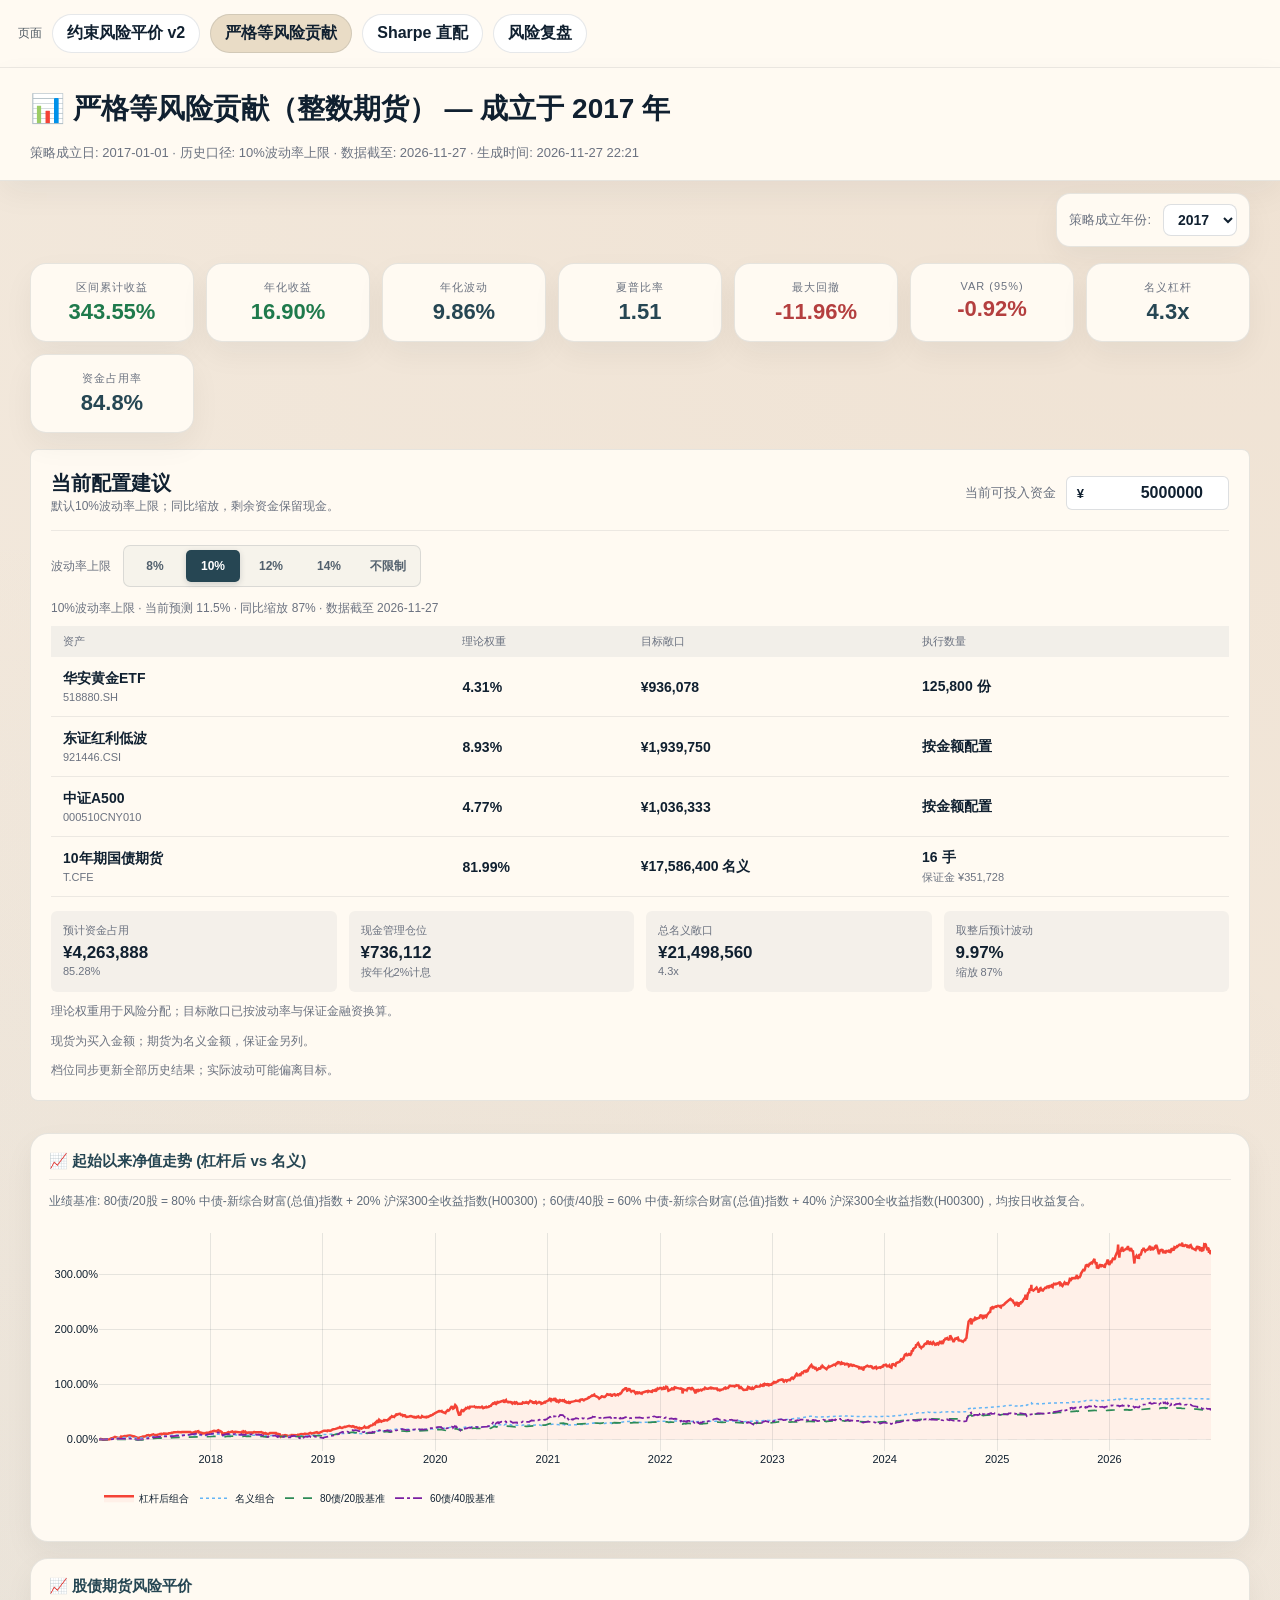
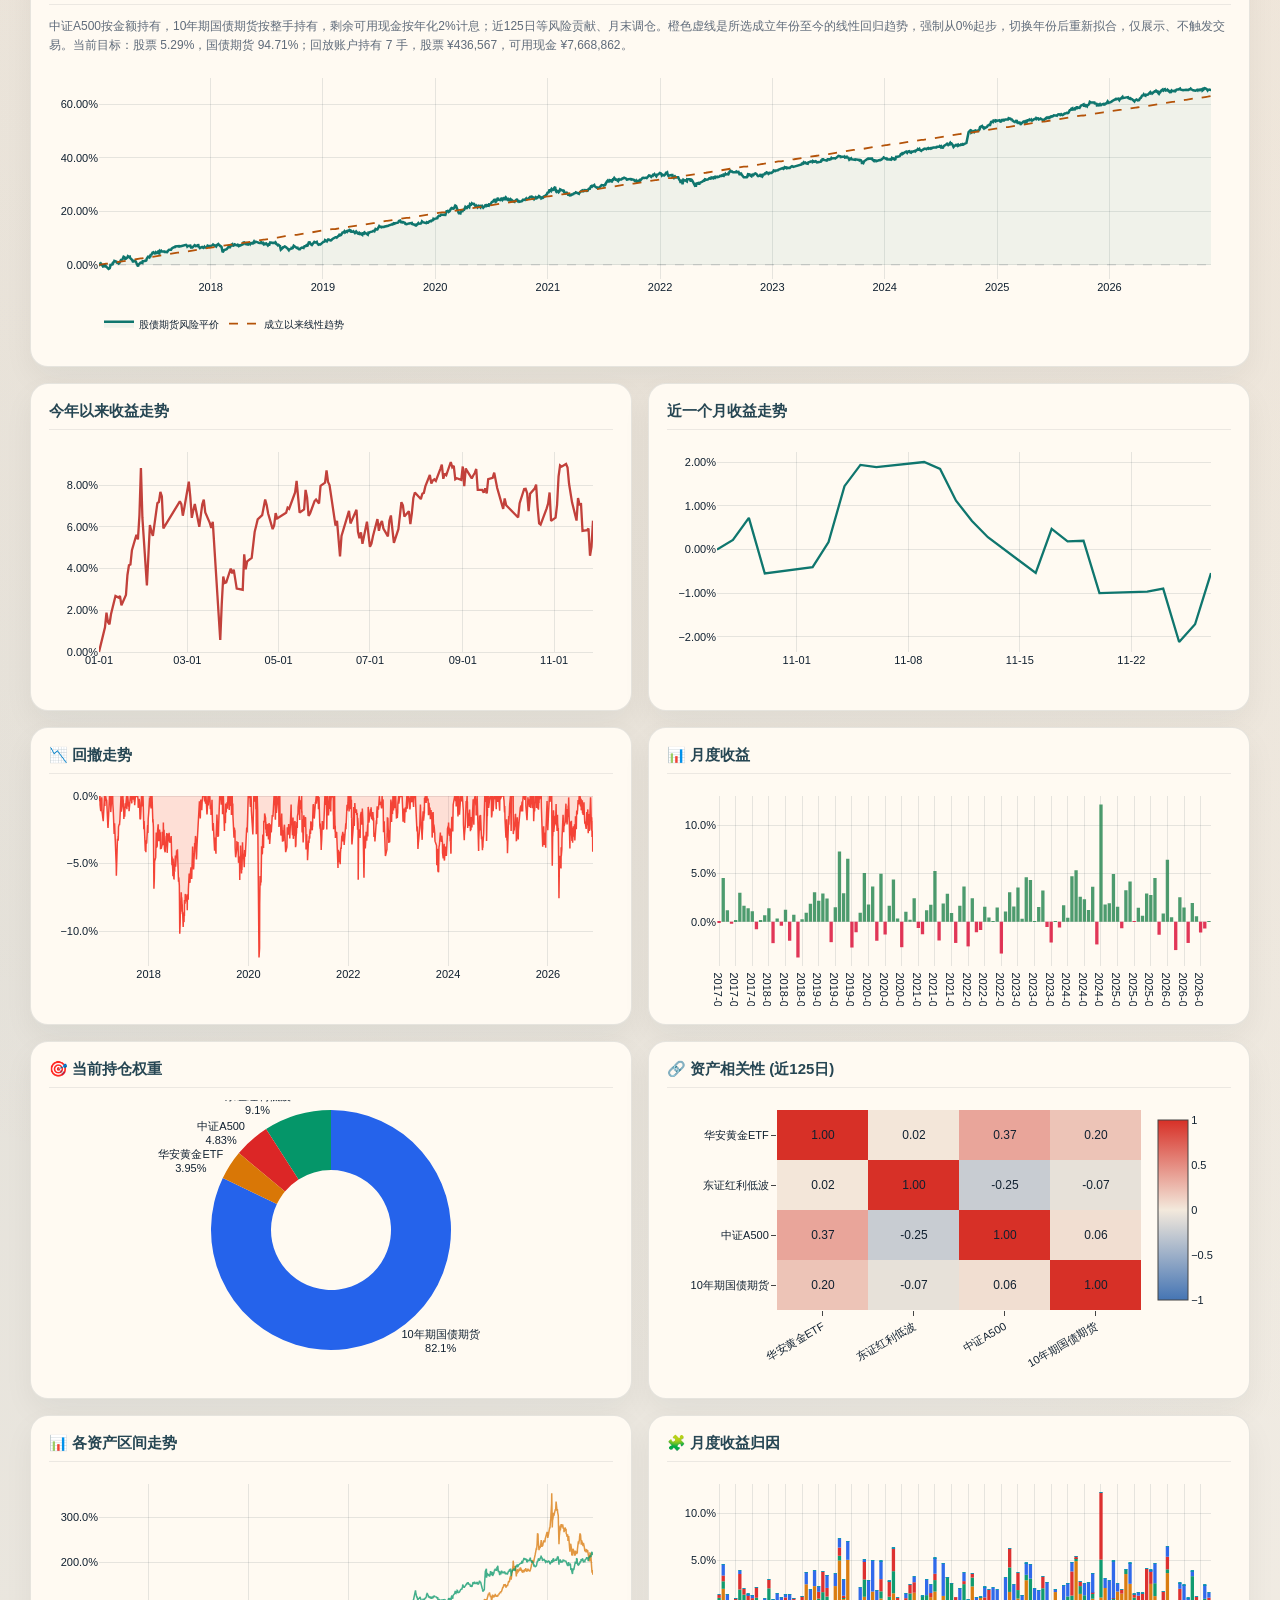
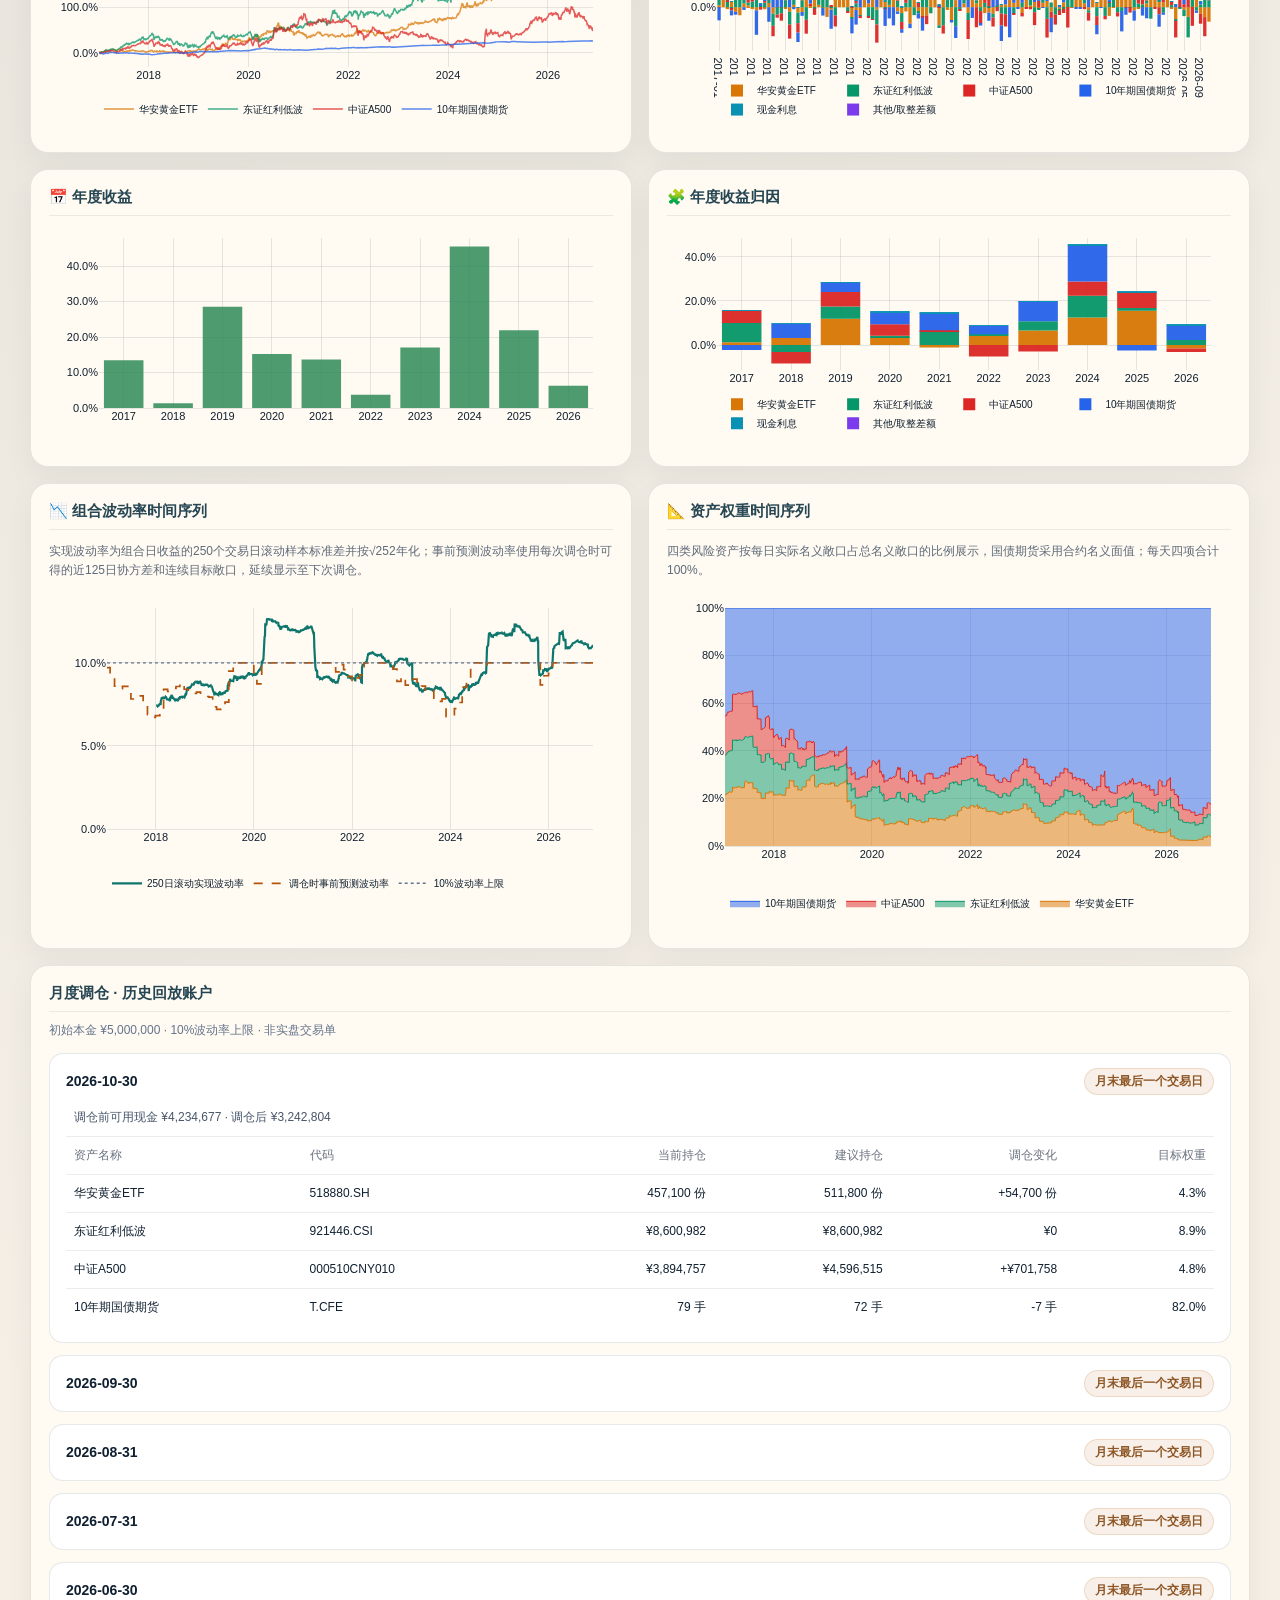
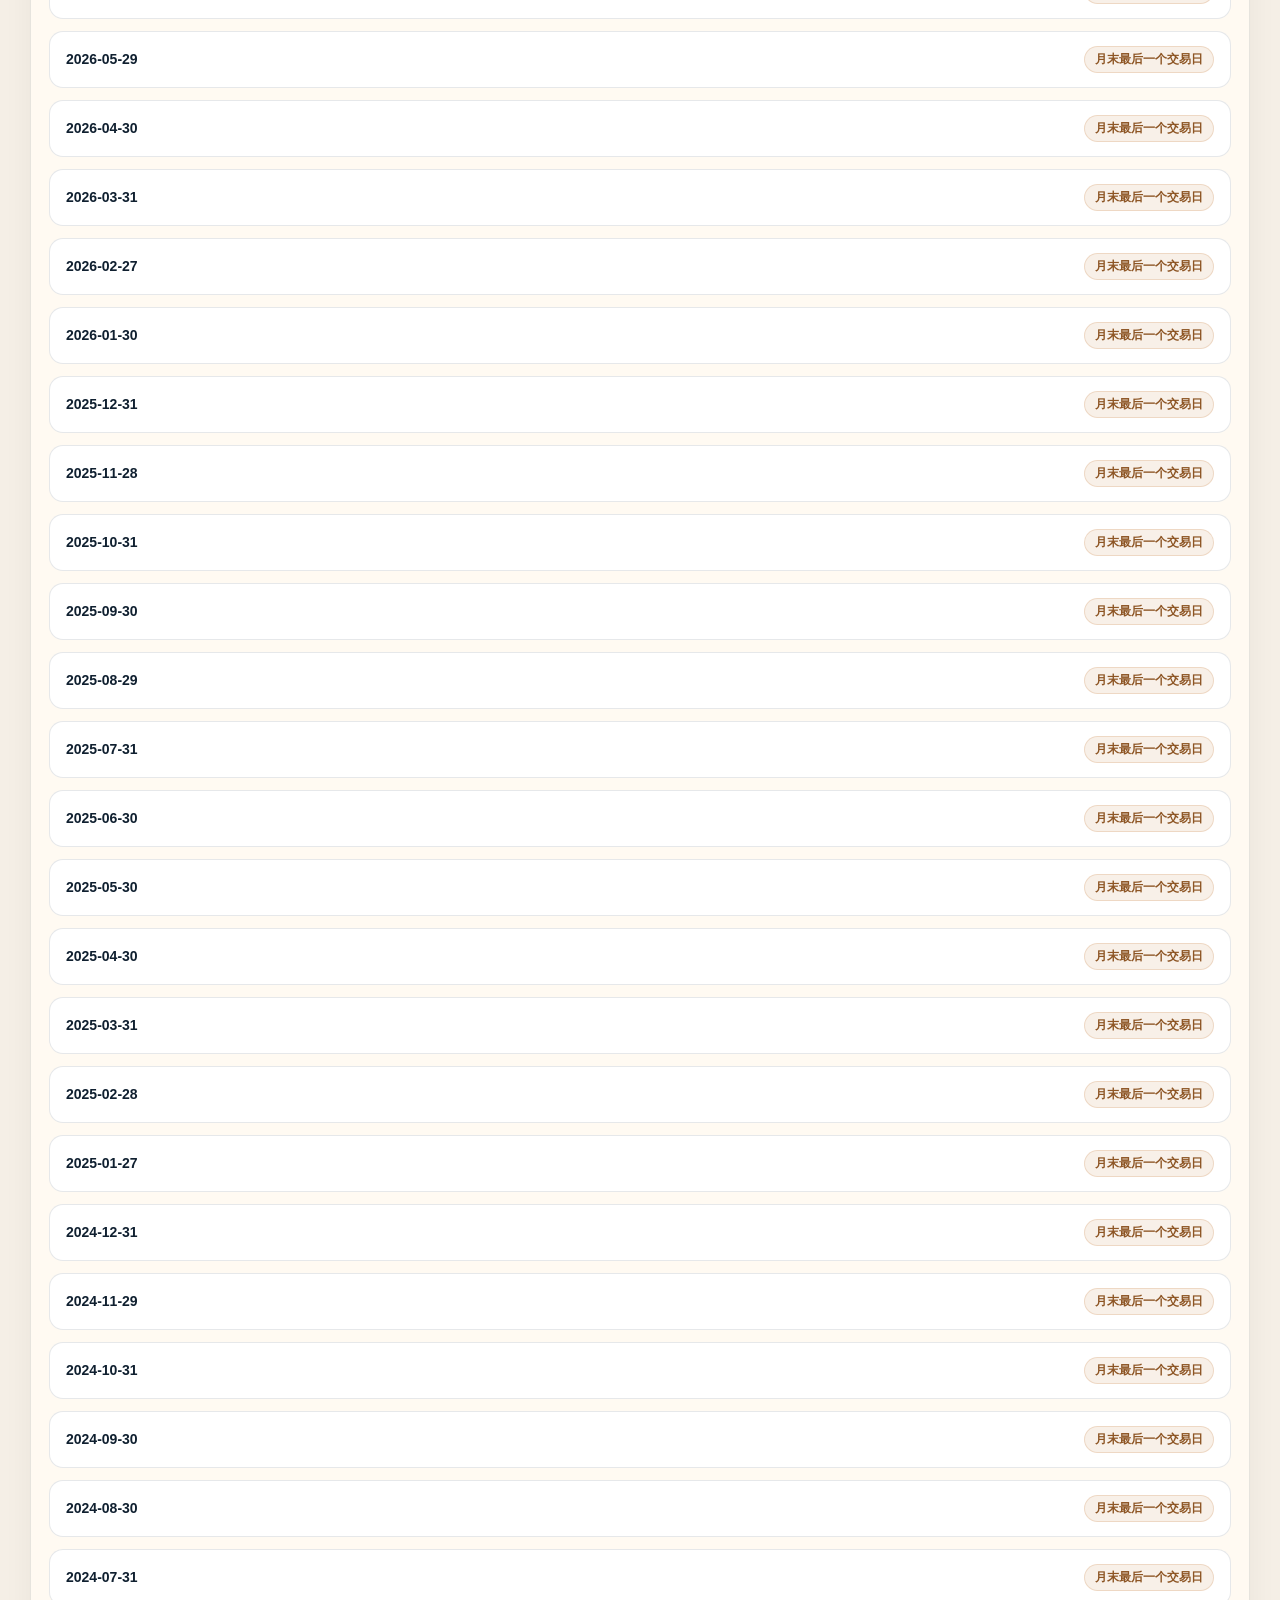
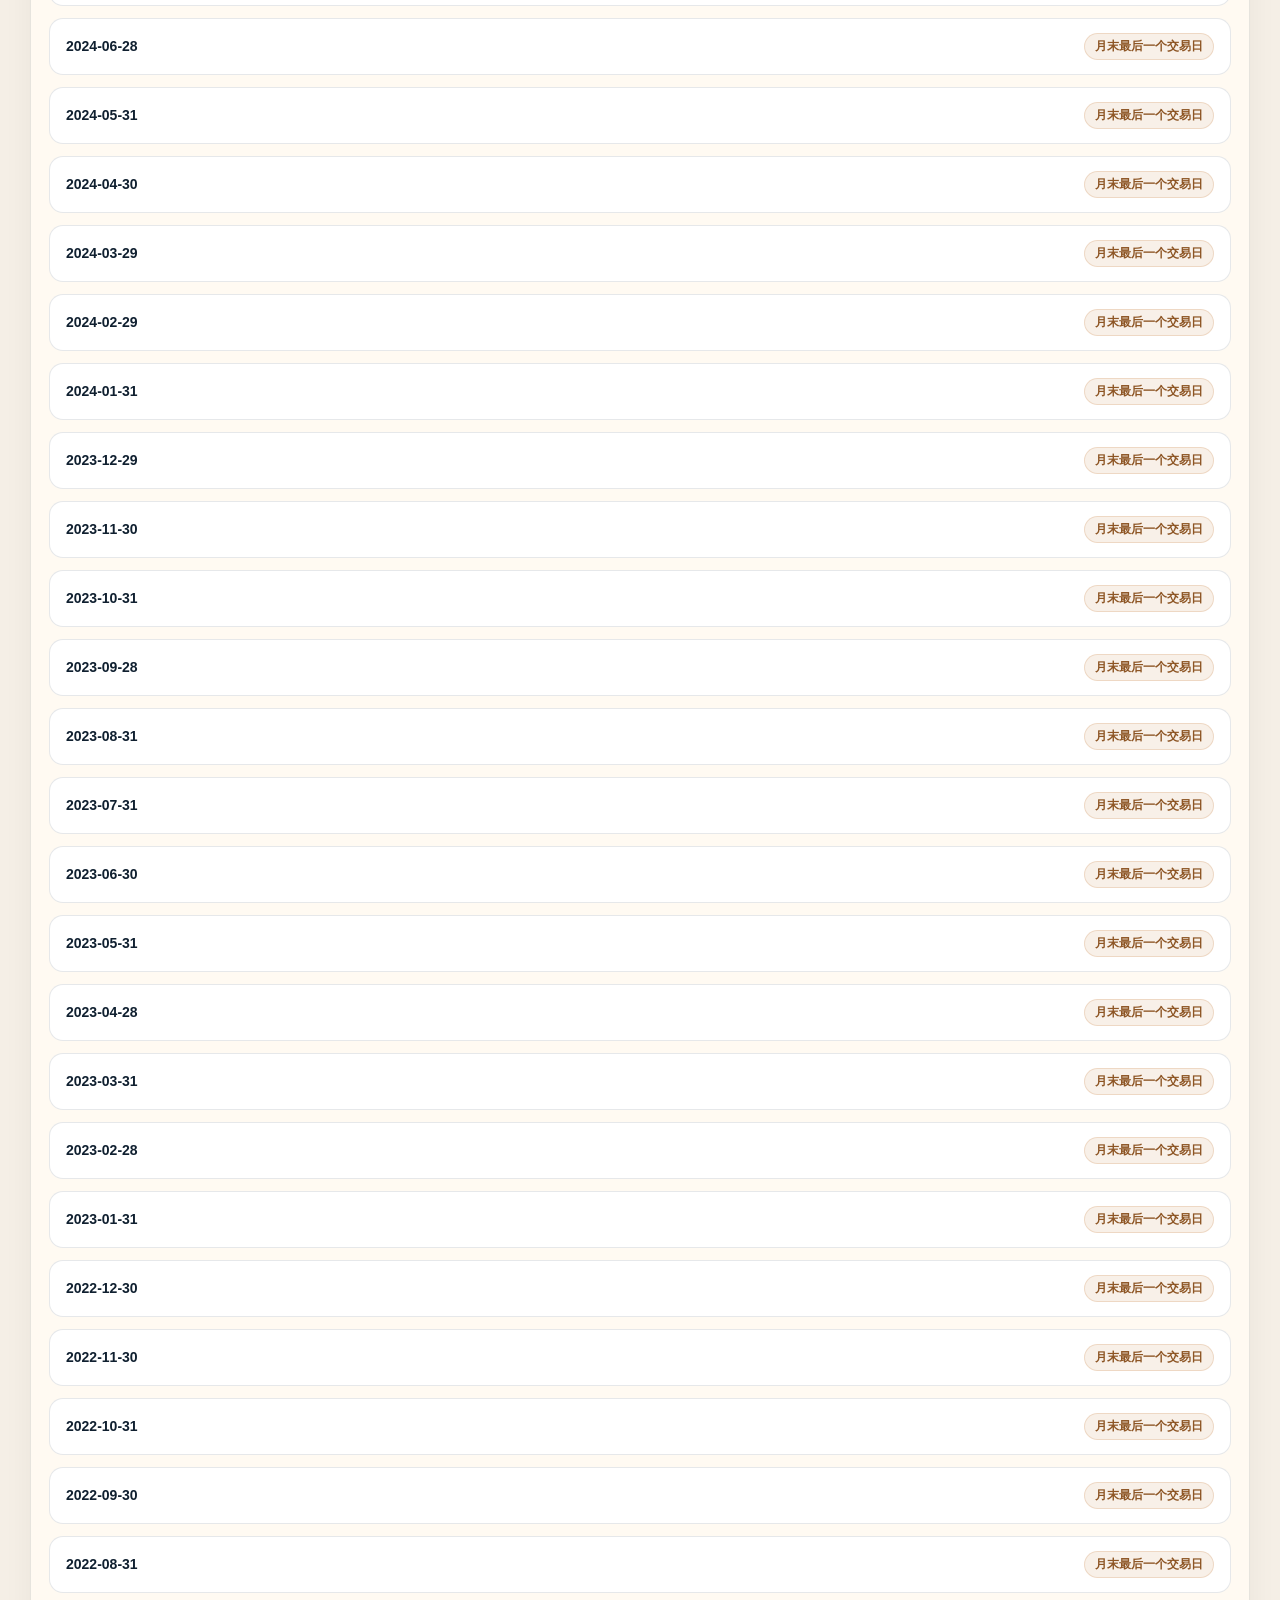
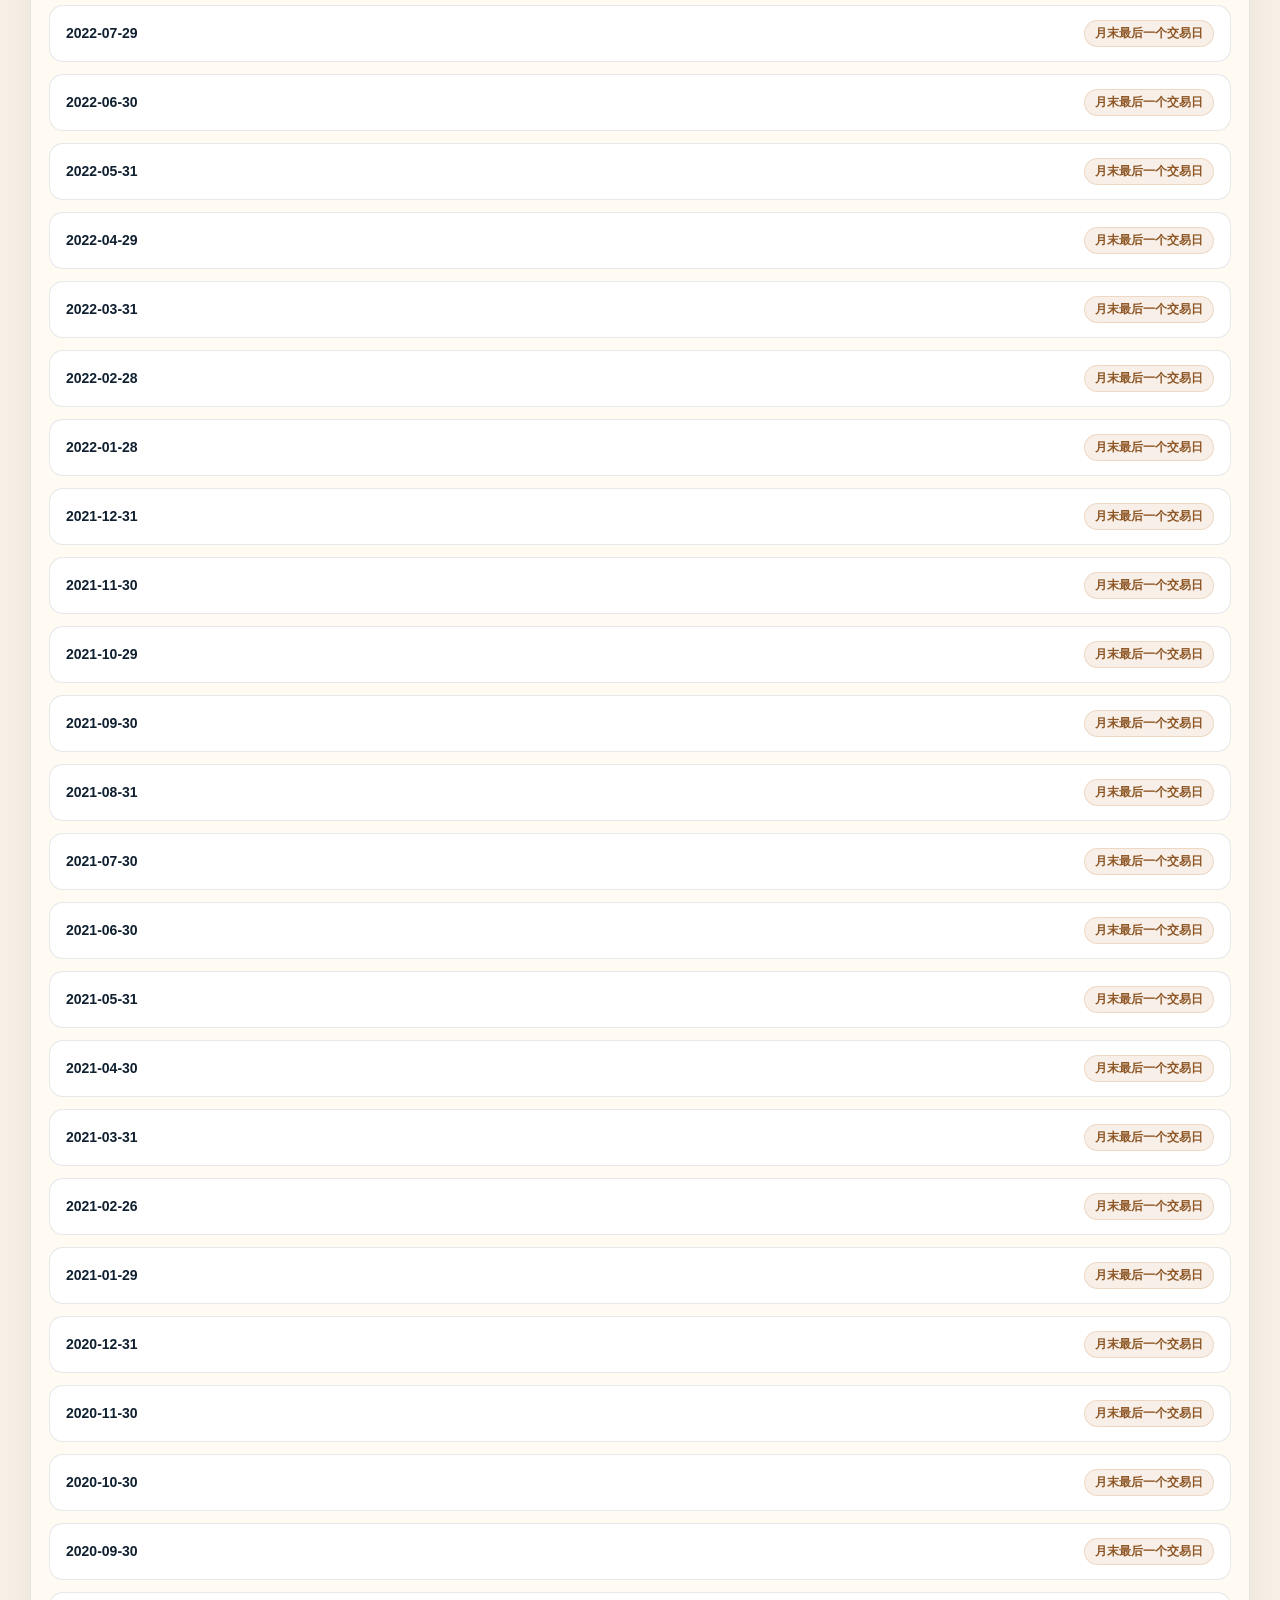
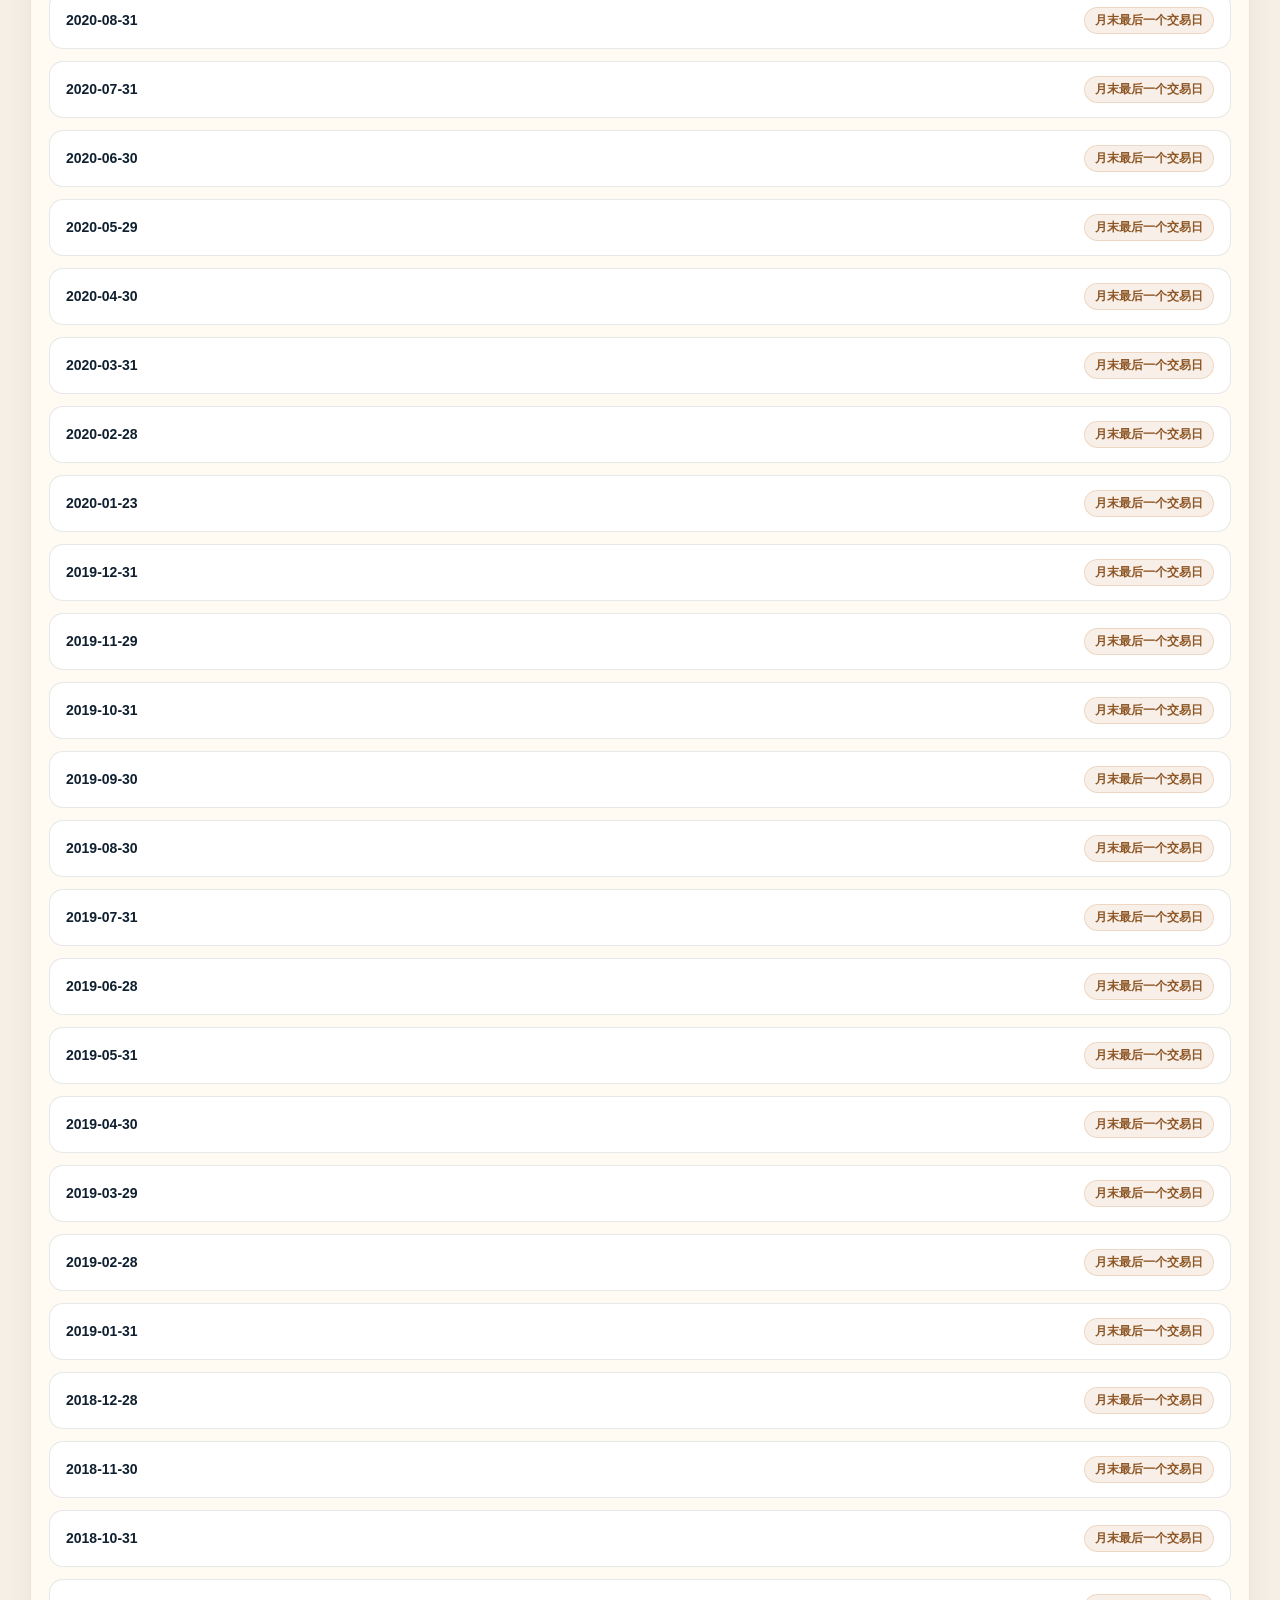
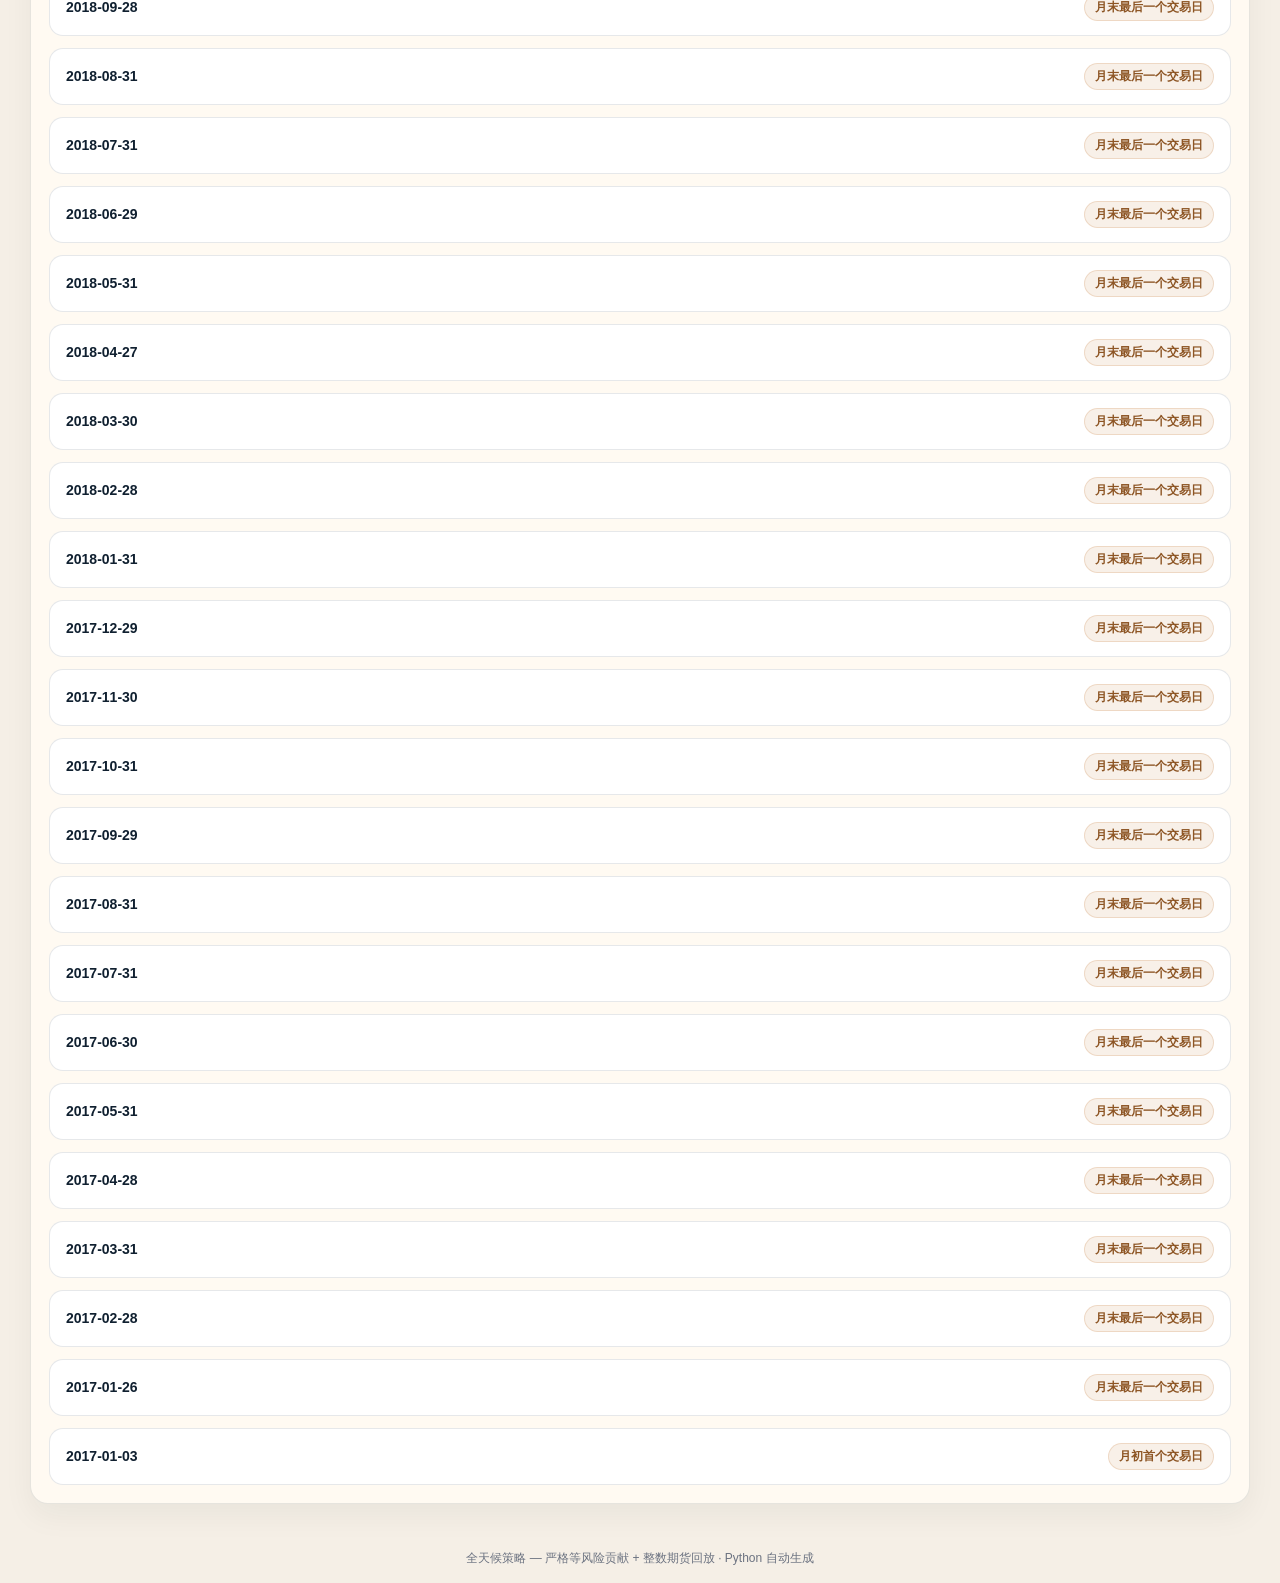
<file: strict-risk-parity/index.html>
<!DOCTYPE html>
<html lang="zh-CN">
<head>
    <meta charset="UTF-8">
    <link rel="icon" href="data:,">
    <meta name="viewport" content="width=device-width, initial-scale=1.0">
    <title>严格等风险贡献 — 成立于 2017 年</title>
    <link rel="preconnect" href="https://cdn.plot.ly" crossorigin>
    <script src="https://cdn.plot.ly/plotly-2.27.0.min.js" defer></script>
    <style>
        * { margin: 0; padding: 0; box-sizing: border-box; }
        body {
            font-family: -apple-system, BlinkMacSystemFont, 'Segoe UI', 'Microsoft YaHei', sans-serif;
            background:
                radial-gradient(circle at top right, rgba(188,108,37,.10), transparent 24%),
                radial-gradient(circle at left 20%, rgba(38,70,83,.08), transparent 20%),
                #f5efe6;
            color: #102030;
            min-height: 100vh;
            max-width: 100%;
            overflow-x: hidden;
        }
        .header {
            background: #fffaf2;
            padding: 22px 30px 18px;
            border-bottom: 1px solid rgba(16,32,48,0.10);
            display: flex;
            justify-content: space-between;
            align-items: flex-start;
            gap: 16px;
            flex-wrap: wrap;
            box-shadow: 0 12px 30px rgba(16,32,48,.05);
        }
        .header h1 {
            font-size: 28px;
            font-weight: 700;
            color: #102030;
        }
        .header .date {
            color: #6b7280;
            font-size: 13px;
        }
        .metrics-bar {
            display: grid;
            grid-template-columns: repeat(auto-fit, minmax(160px, 1fr));
            gap: 12px;
            padding: 16px 30px;
            background: transparent;
        }
        .dashboard-loading {
            margin: 0 30px 12px;
            padding: 10px 12px;
            border-left: 3px solid #264653;
            background: rgba(255,250,242,0.82);
            color: #52606d;
            font-size: 13px;
        }
        .metric {
            background: #fffaf2;
            border: 1px solid rgba(16,32,48,0.10);
            border-radius: 16px;
            padding: 16px;
            text-align: center;
            transition: transform 0.2s, border-color 0.2s, box-shadow 0.2s;
            box-shadow: 0 12px 30px rgba(16,32,48,.05);
        }
        .metric:hover {
            transform: translateY(-2px);
            border-color: rgba(188,108,37,.22);
            box-shadow: 0 16px 36px rgba(16,32,48,.07);
        }
        .metric .label {
            font-size: 11px;
            color: #6b7280;
            text-transform: uppercase;
            letter-spacing: 1px;
            margin-bottom: 4px;
        }
        .metric .value {
            font-size: 22px;
            font-weight: 700;
        }
        .metric .value.positive { color: #1f7a4c; }
        .metric .value.negative { color: #b43f3f; }
        .metric .value.neutral { color: #264653; }
        .dashboard {
            display: grid;
            grid-template-columns: minmax(0, 1fr) minmax(0, 1fr);
            gap: 16px;
            padding: 16px 30px 30px;
        }
        .card {
            background: #fffaf2;
            border: 1px solid rgba(16,32,48,0.10);
            border-radius: 18px;
            padding: 18px;
            overflow: hidden;
            transition: border-color 0.2s, box-shadow 0.2s;
            box-shadow: 0 12px 30px rgba(16,32,48,.05);
            min-width: 0;
        }
        .card:hover {
            border-color: rgba(188,108,37,.22);
            box-shadow: 0 16px 36px rgba(16,32,48,.07);
        }
        .card.full-width {
            grid-column: span 2;
        }
        .card h3 {
            font-size: 15px;
            font-weight: 600;
            color: #264653;
            margin-bottom: 12px;
            padding-bottom: 8px;
            border-bottom: 1px solid rgba(16,32,48,0.08);
        }
        .plotly-chart { width: 100%; min-width: 0; max-width: 100%; }
        .weight-history-chart { min-height: 340px; }
        .volatility-history-chart { min-height: 320px; }
        .dashboard > #rebalance-section {
            grid-column: 1 / -1;
            min-width: 0;
        }
        .chart-note {
            margin: 0 0 10px;
            color: #5f6b7a;
            font-size: 12px;
            line-height: 1.6;
        }
        .allocation-panel {
            margin: 0 30px 16px;
            padding: 20px;
            background: #fffaf2;
            border: 1px solid rgba(16,32,48,0.10);
            border-radius: 8px;
        }
        .allocation-toolbar {
            display: flex;
            justify-content: space-between;
            align-items: center;
            gap: 20px;
            padding-bottom: 14px;
            border-bottom: 1px solid rgba(16,32,48,0.08);
        }
        .allocation-toolbar h2 {
            font-size: 20px;
            color: #102030;
        }
        .allocation-subtitle,
        .allocation-meta,
        .allocation-note {
            color: #6b7280;
            font-size: 12px;
            line-height: 1.6;
        }
        .capital-input-label {
            display: flex;
            align-items: center;
            gap: 10px;
            color: #6b7280;
            font-size: 13px;
            white-space: nowrap;
        }
        .capital-input-wrap {
            display: flex;
            align-items: center;
            gap: 4px;
            padding: 7px 10px;
            background: #fff;
            border: 1px solid rgba(16,32,48,0.14);
            border-radius: 6px;
            color: #102030;
            font-weight: 700;
        }
        .capital-input-wrap input {
            width: 130px;
            border: 0;
            outline: 0;
            color: #102030;
            background: transparent;
            text-align: right;
            font-size: 16px;
            font-weight: 700;
        }
        .allocation-meta {
            padding: 12px 0 8px;
        }
        .volatility-control {
            display: flex;
            align-items: center;
            gap: 12px;
            padding-top: 14px;
        }
        .volatility-control-label {
            color: #6b7280;
            font-size: 12px;
            white-space: nowrap;
        }
        .volatility-segments {
            display: inline-grid;
            grid-template-columns: repeat(5, minmax(54px, auto));
            gap: 4px;
            padding: 4px;
            border: 1px solid rgba(16,32,48,0.12);
            border-radius: 7px;
            background: rgba(38,70,83,0.04);
        }
        .volatility-segments button {
            min-height: 32px;
            padding: 5px 10px;
            border: 0;
            border-radius: 5px;
            background: transparent;
            color: #52606d;
            font-size: 12px;
            font-weight: 600;
            cursor: pointer;
        }
        .volatility-segments button:hover {
            background: rgba(255,255,255,0.78);
        }
        .volatility-segments button.active {
            background: #264653;
            color: #fff;
            box-shadow: 0 2px 6px rgba(16,32,48,0.16);
        }
        .allocation-head,
        .allocation-row {
            display: grid;
            grid-template-columns: minmax(170px, 1.3fr) minmax(90px, .55fr) minmax(150px, .9fr) minmax(150px, 1fr);
            gap: 16px;
            align-items: center;
        }
        .allocation-head {
            padding: 8px 12px;
            background: rgba(38,70,83,0.06);
            color: #6b7280;
            font-size: 11px;
        }
        .allocation-row {
            min-height: 60px;
            padding: 10px 12px;
            border-bottom: 1px solid rgba(16,32,48,0.08);
        }
        .allocation-asset,
        .allocation-cell {
            min-width: 0;
        }
        .allocation-asset strong,
        .allocation-cell strong {
            display: block;
            color: #102030;
            font-size: 14px;
        }
        .allocation-asset span,
        .allocation-execution span {
            display: block;
            margin-top: 3px;
            color: #6b7280;
            font-size: 11px;
            font-weight: 400;
        }
        .allocation-summary {
            display: grid;
            grid-template-columns: repeat(3, 1fr);
            gap: 12px;
            margin-top: 14px;
        }
        .allocation-summary.with-volatility {
            grid-template-columns: repeat(4, 1fr);
        }
        .allocation-summary > div {
            padding: 12px;
            background: rgba(38,70,83,0.05);
            border-radius: 6px;
        }
        .allocation-summary span,
        .allocation-summary small {
            display: block;
            color: #6b7280;
            font-size: 11px;
        }
        .allocation-summary strong {
            display: inline-block;
            margin: 5px 6px 2px 0;
            color: #102030;
            font-size: 17px;
        }
        .allocation-note {
            margin-top: 10px;
        }
        .footer {
            text-align: center;
            padding: 16px;
            color: #6b7280;
            font-size: 12px;
        }
        .rebalance-list {
            display: flex;
            flex-direction: column;
            gap: 12px;
        }
        .rebalance-context {
            margin: -2px 0 14px;
            color: #64748b;
            font-size: 12px;
        }
        .rebalance-cash {
            padding: 0 8px 10px;
            color: #475569;
            font-size: 12px;
        }
        .rebalance-entry {
            border: 1px solid rgba(16,32,48,0.10);
            border-radius: 14px;
            background: #fff;
            overflow: hidden;
        }
        .rebalance-entry summary {
            list-style: none;
            cursor: pointer;
            display: flex;
            justify-content: space-between;
            align-items: center;
            gap: 12px;
            padding: 14px 16px;
            font-size: 14px;
            font-weight: 600;
            color: #102030;
        }
        .rebalance-entry summary::-webkit-details-marker {
            display: none;
        }
        .rebalance-trigger {
            font-size: 12px;
            color: #8d5524;
            background: rgba(188,108,37,0.10);
            border: 1px solid rgba(188,108,37,0.18);
            border-radius: 999px;
            padding: 4px 10px;
            white-space: nowrap;
        }
        .rebalance-content {
            padding: 0 16px 16px;
            max-width: 100%;
            overflow-x: auto;
            -webkit-overflow-scrolling: touch;
        }
        .rebalance-table {
            width: 100%;
            border-collapse: collapse;
            font-size: 12px;
        }
        .rebalance-table th,
        .rebalance-table td {
            padding: 10px 8px;
            border-top: 1px solid rgba(16,32,48,0.08);
            text-align: right;
            white-space: nowrap;
        }
        .rebalance-table th {
            color: #6b7280;
            font-weight: 500;
        }
        .rebalance-table td:first-child,
        .rebalance-table td:nth-child(2),
        .rebalance-table th:first-child,
        .rebalance-table th:nth-child(2) {
            text-align: left;
        }
        .empty-state {
            color: #6b7280;
            font-size: 13px;
        }
        @media (max-width: 900px) {
            .decision-stack {
                display: flex;
                flex-direction: column;
            }
            .decision-stack .header { order: 1; }
            .decision-stack .year-control-row { order: 2; }
            .decision-stack .allocation-panel { order: 3; }
            .decision-stack .dashboard-loading { order: 4; }
            .decision-stack .metrics-bar { order: 5; }
            .header {
                padding: 12px 16px 10px;
                gap: 4px;
            }
            .header h1 {
                font-size: 22px;
                line-height: 1.25;
            }
            .header .date {
                display: none;
            }
            .year-control-row {
                padding: 8px 16px 0 !important;
            }
            .year-control-row > div {
                padding: 6px 10px !important;
            }
            .dashboard {
                grid-template-columns: minmax(0, 1fr);
                padding: 16px;
            }
            .metrics-bar {
                padding: 16px;
            }
            .card.full-width {
                grid-column: auto;
            }
            .allocation-panel {
                margin: 8px 16px 0;
                padding: 12px 16px;
            }
            .allocation-toolbar {
                align-items: flex-start;
                flex-direction: column;
                gap: 8px;
                padding-bottom: 8px;
            }
            .allocation-toolbar h2 {
                font-size: 18px;
            }
            .allocation-subtitle {
                display: none;
            }
            .capital-input-label {
                width: 100%;
                justify-content: space-between;
            }
            .allocation-head {
                display: none;
            }
            .volatility-control {
                align-items: stretch;
                flex-direction: column;
                gap: 6px;
            }
            .volatility-segments {
                width: 100%;
                grid-template-columns: repeat(5, minmax(0, 1fr));
            }
            .volatility-segments button {
                min-width: 0;
                padding: 5px 3px;
            }
            .allocation-row {
                grid-template-columns: minmax(88px, 1.15fr) repeat(3, minmax(0, 1fr));
                gap: 6px;
                min-height: 48px;
                padding: 6px 2px;
            }
            .allocation-asset {
                grid-column: auto;
            }
            .allocation-asset strong,
            .allocation-cell strong {
                font-size: 11px;
                line-height: 1.25;
            }
            .allocation-asset span,
            .allocation-execution span {
                font-size: 9px;
            }
            .allocation-cell::before {
                content: attr(data-label);
                display: block;
                margin-bottom: 3px;
                color: #6b7280;
                font-size: 9px;
            }
            .allocation-summary {
                grid-template-columns: 1fr;
            }
            .allocation-summary.with-volatility {
                grid-template-columns: repeat(2, minmax(0, 1fr));
            }
        }
    </style>
</head>
<body>

<div class="strategy-variant-nav" style="display:flex;gap:10px;align-items:center;flex-wrap:wrap;padding:14px 18px;background:#fffaf2;color:#102030;border-bottom:1px solid rgba(16,32,48,.08);box-shadow:0 10px 24px rgba(16,32,48,.04);">
  <span style="font-size:12px;opacity:.72;">页面</span>
  <a href="../" style="text-decoration:none;padding:8px 14px;border-radius:999px;background:#fff;border:1px solid rgba(16,32,48,.10);color:#102030;font-weight:600;">约束风险平价 v2</a>
  <a href="./" style="text-decoration:none;padding:8px 14px;border-radius:999px;background:#e9dcc6;border:1px solid rgba(16,32,48,.10);color:#102030;font-weight:600;">严格等风险贡献</a>
  <a href="../sharpe/" style="text-decoration:none;padding:8px 14px;border-radius:999px;background:#fff;border:1px solid rgba(16,32,48,.10);color:#102030;font-weight:600;">Sharpe 直配</a>
  <a href="../risk-review/" style="text-decoration:none;padding:8px 14px;border-radius:999px;background:#fff;border:1px solid rgba(16,32,48,.10);color:#102030;font-weight:600;">风险复盘</a>
</div>


<div class="decision-stack">
<div class="header">
    <h1 id="dashboard-title">📊 严格等风险贡献（整数期货） — 成立于 2017 年</h1>
    <div id="dashboard-date" class="date">
        策略成立日: 2017-01-01 · 数据截至: 2026-11-27 · 生成时间: 2026-11-27 22:21
    </div>
</div>

<div class="year-control-row" style="padding: 12px 30px 0; display: flex; justify-content: flex-end;">
    <div style="display: flex; align-items: center; gap: 12px; background: #fffaf2; border: 1px solid rgba(16,32,48,0.10); border-radius: 14px; padding: 10px 12px; box-shadow: 0 12px 30px rgba(16,32,48,.05);">
        <span style="color: #6b7280; font-size: 13px;">策略成立年份:</span>
        <select id="calc-year" style="background: #fff; border: 1px solid rgba(16,32,48,0.14); color: #102030; padding: 6px 10px; border-radius: 8px; font-size: 14px; font-weight: 700;">
            <option value="2017" selected>2017</option><option value="2018" >2018</option><option value="2019" >2019</option><option value="2020" >2020</option><option value="2021" >2021</option><option value="2022" >2022</option><option value="2023" >2023</option><option value="2024" >2024</option><option value="2025" >2025</option><option value="2026" >2026</option>
        </select>
    </div>
</div>

<div id="metrics-section" class="metrics-bar">
    <div class="metric">
        <div class="label">区间累计收益</div>
        <div class="value positive">5.10%</div>
    </div>
    <div class="metric">
        <div class="label">年化收益</div>
        <div class="value positive">5.92%</div>
    </div>
    <div class="metric">
        <div class="label">年化波动</div>
        <div class="value neutral">11.11%</div>
    </div>
    <div class="metric">
        <div class="label">夏普比率</div>
        <div class="value neutral">0.35</div>
    </div>
    <div class="metric">
        <div class="label">最大回撤</div>
        <div class="value negative">-7.56%</div>
    </div>
    <div class="metric">
        <div class="label">VaR (95%)</div>
        <div class="value negative">-1.00%</div>
    </div>
    <div class="metric">
        <div class="label">名义杠杆</div>
        <div class="value neutral">4.3x</div>
    </div>
    <div class="metric">
        <div class="label">资金占用率</div>
        <div class="value neutral">84.9%</div>
    </div>
</div>
<div id="dashboard-loading" class="dashboard-loading" hidden>正在加载历史数据...</div>


<section class="allocation-panel">
    <div class="allocation-toolbar">
        <div>
            <h2>当前配置建议</h2>
            <div class="allocation-subtitle">默认10%波动率上限；同比缩放，剩余资金保留现金。</div>
        </div>
        <label class="capital-input-label">
            <span>当前可投入资金</span>
            <span class="capital-input-wrap">¥ <input id="calc-capital" type="number" min="1" step="10000" value="5000000"></span>
        </label>
    </div>

    <div class="volatility-control">
        <span class="volatility-control-label">波动率上限</span>
        <div class="volatility-segments" role="group" aria-label="波动率上限">
            <button type="button" data-vol-target="0.08" aria-pressed="false">8%</button>
            <button type="button" data-vol-target="0.10" class="active" aria-pressed="true">10%</button>
            <button type="button" data-vol-target="0.12" aria-pressed="false">12%</button>
            <button type="button" data-vol-target="0.14" aria-pressed="false">14%</button>
            <button type="button" data-vol-target="none" aria-pressed="false">不限制</button>
        </div>
    </div>

    <div id="calc-meta" class="allocation-meta"></div>
    <div class="allocation-head">
        <span>资产</span><span>理论权重</span><span>目标敞口</span><span>执行数量</span>
    </div>
    <div id="calc-results"></div>
    <div class="allocation-summary with-volatility">
        <div><span>预计资金占用</span><strong id="calc-margin-occupy">¥0</strong><small id="calc-margin-ratio">0%</small></div>
        <div><span>现金管理仓位</span><strong id="calc-remaining-cash">¥0</strong><small>按年化2%计息</small></div>
        <div><span>总名义敞口</span><strong id="calc-total-nominal">¥0</strong><small id="calc-nominal-leverage">0.0x</small></div>

        <div><span>取整后预计波动</span><strong id="calc-forecast-vol">0%</strong><small id="calc-risk-scale">缩放 0%</small></div>

    </div>
    <div class="allocation-note">理论权重用于风险分配；目标敞口已按波动率与保证金融资换算。</div>
    <div class="allocation-note">现货为买入金额；期货为名义金额，保证金另列。</div>
    <div class="allocation-note">档位同步更新全部历史结果；实际波动可能偏离目标。</div>
</section>

</div>

<div class="dashboard">
    <!-- 1. 净值曲线 -->
    <div class="card full-width">
        <h3>📈 起始以来净值走势 (杠杆后 vs 名义)</h3>
        <div id="benchmark-note" style="font-size: 12px; line-height: 1.6; color: #5f6b7a; margin: 2px 0 12px 0;">业绩基准: 80债/20股 = 80% 中债-新综合财富(总值)指数 + 20% 沪深300全收益指数(H00300)；60债/40股 = 60% 中债-新综合财富(总值)指数 + 40% 沪深300全收益指数(H00300)，均按日收益复合。</div>
        <div id="chart-nav" class="plotly-chart"></div>
    </div>

    <div class="card full-width">
        <h3>📈 股债期货风险平价</h3>
        <div id="equity-bond-futures-note" style="font-size: 12px; line-height: 1.6; color: #5f6b7a; margin: 2px 0 12px 0;"></div>
        <div id="chart-equity-bond-futures" class="plotly-chart"></div>
    </div>

    <div class="card">
        <h3>今年以来收益走势</h3>
        <div id="chart-ytd-return" class="plotly-chart"></div>
    </div>
    <div class="card">
        <h3>近一个月收益走势</h3>
        <div id="chart-month-return" class="plotly-chart"></div>
    </div>

    <!-- 2. 回撤 -->
    <div class="card">
        <h3>📉 回撤走势</h3>
        <div id="chart-drawdown" class="plotly-chart"></div>
    </div>

    <!-- 3. 月度收益 -->
    <div class="card">
        <h3>📊 月度收益</h3>
        <div id="chart-monthly" class="plotly-chart"></div>
    </div>

    <!-- 4. 权重配比 -->
    <div class="card">
        <h3>🎯 当前持仓权重</h3>
        <div id="chart-weights" class="plotly-chart"></div>
    </div>

    <!-- 5. 相关性矩阵 -->
    <div class="card">
        <h3>🔗 资产相关性 (近125日)</h3>
        <div id="chart-corr" class="plotly-chart"></div>
    </div>

    <!-- 6. 各资产区间表现 -->
    <div class="card">
        <h3>📊 各资产区间走势</h3>
        <div id="chart-assets" class="plotly-chart"></div>
    </div>

    <!-- 7. 月度归因 -->
    <div class="card">
        <h3>🧩 月度收益归因</h3>
        <div id="chart-attribution" class="plotly-chart"></div>
    </div>
    <div class="card">
        <h3>📅 年度收益</h3>
        <div id="chart-yearly" class="plotly-chart"></div>
    </div>
    <div class="card">
        <h3>🧩 年度收益归因</h3>
        <div id="chart-yearly-attribution" class="plotly-chart"></div>
    </div>
    <div class="card">
        <h3>📉 组合波动率时间序列</h3>
        <div class="chart-note">实现波动率为组合日收益的250个交易日滚动样本标准差并按√252年化；事前预测波动率使用每次调仓时可得的近125日协方差和连续目标敞口，延续显示至下次调仓。</div>
        <div id="chart-volatility-history" class="plotly-chart volatility-history-chart"></div>
    </div>
    <div class="card">
        <h3>📐 资产权重时间序列</h3>
        <div class="chart-note">四类风险资产按每日实际名义敞口占总名义敞口的比例展示，国债期货采用合约名义面值；每天四项合计100%。</div>
        <div id="chart-weight-history" class="plotly-chart weight-history-chart"></div>
    </div>
    <div id="rebalance-section">

        <div class="card full-width">
            <h3>🔁 月度调仓建议</h3>
            <div class="empty-state">正在加载所选历史场景...</div>
        </div>

    </div>
</div>

<div class="footer">
    全天候策略 — 严格等风险贡献 + 整数期货回放 · Python 自动生成
</div>

<script>
    var plotBg = '#fffaf2';
    var paperBg = '#fffaf2';
    var gridColor = 'rgba(16,32,48,0.10)';
    var fontColor = '#102030';
    var baseLayout = {
        paper_bgcolor: paperBg,
        plot_bgcolor: plotBg,
        font: { color: fontColor, size: 11 },
        margin: { t: 10, b: 40, l: 50, r: 20 },
        xaxis: { gridcolor: gridColor, zerolinecolor: gridColor },
        yaxis: { gridcolor: gridColor, zerolinecolor: gridColor },
        legend: { orientation: 'h', y: -0.15, font: { size: 10 } },
    };

</script>

<script>
    const dashboardDataManifest = {"strategy_mode": "strict", "default_year": "2017", "default_scenario": "10", "data_version": "20261127222119395253", "year_urls": {"2017": {"08": "../data/strict-risk-parity/2017/08.json", "10": "../data/strict-risk-parity/2017/10.json", "12": "../data/strict-risk-parity/2017/12.json", "14": "../data/strict-risk-parity/2017/14.json", "unlimited": "../data/strict-risk-parity/2017/unlimited.json"}, "2018": {"08": "../data/strict-risk-parity/2018/08.json", "10": "../data/strict-risk-parity/2018/10.json", "12": "../data/strict-risk-parity/2018/12.json", "14": "../data/strict-risk-parity/2018/14.json", "unlimited": "../data/strict-risk-parity/2018/unlimited.json"}, "2019": {"08": "../data/strict-risk-parity/2019/08.json", "10": "../data/strict-risk-parity/2019/10.json", "12": "../data/strict-risk-parity/2019/12.json", "14": "../data/strict-risk-parity/2019/14.json", "unlimited": "../data/strict-risk-parity/2019/unlimited.json"}, "2020": {"08": "../data/strict-risk-parity/2020/08.json", "10": "../data/strict-risk-parity/2020/10.json", "12": "../data/strict-risk-parity/2020/12.json", "14": "../data/strict-risk-parity/2020/14.json", "unlimited": "../data/strict-risk-parity/2020/unlimited.json"}, "2021": {"08": "../data/strict-risk-parity/2021/08.json", "10": "../data/strict-risk-parity/2021/10.json", "12": "../data/strict-risk-parity/2021/12.json", "14": "../data/strict-risk-parity/2021/14.json", "unlimited": "../data/strict-risk-parity/2021/unlimited.json"}, "2022": {"08": "../data/strict-risk-parity/2022/08.json", "10": "../data/strict-risk-parity/2022/10.json", "12": "../data/strict-risk-parity/2022/12.json", "14": "../data/strict-risk-parity/2022/14.json", "unlimited": "../data/strict-risk-parity/2022/unlimited.json"}, "2023": {"08": "../data/strict-risk-parity/2023/08.json", "10": "../data/strict-risk-parity/2023/10.json", "12": "../data/strict-risk-parity/2023/12.json", "14": "../data/strict-risk-parity/2023/14.json", "unlimited": "../data/strict-risk-parity/2023/unlimited.json"}, "2024": {"08": "../data/strict-risk-parity/2024/08.json", "10": "../data/strict-risk-parity/2024/10.json", "12": "../data/strict-risk-parity/2024/12.json", "14": "../data/strict-risk-parity/2024/14.json", "unlimited": "../data/strict-risk-parity/2024/unlimited.json"}, "2025": {"08": "../data/strict-risk-parity/2025/08.json", "10": "../data/strict-risk-parity/2025/10.json", "12": "../data/strict-risk-parity/2025/12.json", "14": "../data/strict-risk-parity/2025/14.json", "unlimited": "../data/strict-risk-parity/2025/unlimited.json"}, "2026": {"08": "../data/strict-risk-parity/2026/08.json", "10": "../data/strict-risk-parity/2026/10.json", "12": "../data/strict-risk-parity/2026/12.json", "14": "../data/strict-risk-parity/2026/14.json", "unlimited": "../data/strict-risk-parity/2026/unlimited.json"}}, "benchmark_url": "../data/common/benchmark.json", "equity_bond_year_urls": {"2017": "../data/common/equity-bond-futures/2017.json", "2018": "../data/common/equity-bond-futures/2018.json", "2019": "../data/common/equity-bond-futures/2019.json", "2020": "../data/common/equity-bond-futures/2020.json", "2021": "../data/common/equity-bond-futures/2021.json", "2022": "../data/common/equity-bond-futures/2022.json", "2023": "../data/common/equity-bond-futures/2023.json", "2024": "../data/common/equity-bond-futures/2024.json", "2025": "../data/common/equity-bond-futures/2025.json", "2026": "../data/common/equity-bond-futures/2026.json"}};
    const embeddedYearPayloads = {"2017": {}, "2018": {}, "2019": {}, "2020": {}, "2021": {}, "2022": {}, "2023": {}, "2024": {}, "2025": {}, "2026": {}};
    const calculatorPayloads = {"2017": {"latest_date": "2026-11-27", "latest_scaled_weights": {"518880.SH": 0.18728464457187957, "921446.CSI": 0.38794993423878565, "000510CNY010": 0.2072665571961277, "T.CFE": 3.5619708477312697}, "latest_target_weights": {"518880.SH": 0.04310872420697173, "921446.CSI": 0.08929737277416769, "000510CNY010": 0.04770811227968646, "T.CFE": 0.819885790739174}, "latest_target_risk_contributions": {"518880.SH": 0.25000000097511016, "921446.CSI": 0.2500000008651497, "000510CNY010": 0.2499999970391734, "T.CFE": 0.25000000112056675}, "latest_covariance_matrix": [[0.04458320038943794, 0.0022697699559079726, 0.013672170523037786, 0.00036063616349873095], [0.0022697699559079726, 0.018395458396651725, -0.005648096743944909, 1.4930539057261305e-05], [0.013672170523037786, -0.005648096743944909, 0.05362814482287319, 0.0001619981356653014], [0.00036063616349873095, 1.4930539057261305e-05, 0.0001619981356653014, 0.0001670277358226748]], "latest_base_forecast_volatility": 0.11478897149732652, "latest_volatility_scale": 0.8711638295524675, "volatility_target": 0.1, "latest_prices": {"518880.SH": 7.441, "921446.CSI": 6524.21, "000510CNY010": 7107.38, "T.CFE": 109.915}}, "2018": {"latest_date": "2026-11-27", "latest_scaled_weights": {"518880.SH": 0.18728464457187952, "921446.CSI": 0.3879499342387856, "000510CNY010": 0.20726655719612766, "T.CFE": 3.5619708477312697}, "latest_target_weights": {"518880.SH": 0.04310872420697173, "921446.CSI": 0.08929737277416769, "000510CNY010": 0.04770811227968646, "T.CFE": 0.819885790739174}, "latest_target_risk_contributions": {"518880.SH": 0.25000000097511016, "921446.CSI": 0.2500000008651497, "000510CNY010": 0.2499999970391734, "T.CFE": 0.25000000112056675}, "latest_covariance_matrix": [[0.04458320038943794, 0.0022697699559079726, 0.013672170523037786, 0.00036063616349873095], [0.0022697699559079726, 0.018395458396651725, -0.005648096743944909, 1.4930539057261305e-05], [0.013672170523037786, -0.005648096743944909, 0.05362814482287319, 0.0001619981356653014], [0.00036063616349873095, 1.4930539057261305e-05, 0.0001619981356653014, 0.0001670277358226748]], "latest_base_forecast_volatility": 0.11478897149732652, "latest_volatility_scale": 0.8711638295524675, "volatility_target": 0.1, "latest_prices": {"518880.SH": 7.441, "921446.CSI": 6524.21, "000510CNY010": 7107.38, "T.CFE": 109.915}}, "2019": {"latest_date": "2026-11-27", "latest_scaled_weights": {"518880.SH": 0.18728464457187957, "921446.CSI": 0.3879499342387856, "000510CNY010": 0.2072665571961277, "T.CFE": 3.56197084773127}, "latest_target_weights": {"518880.SH": 0.04310872420697173, "921446.CSI": 0.08929737277416769, "000510CNY010": 0.04770811227968646, "T.CFE": 0.819885790739174}, "latest_target_risk_contributions": {"518880.SH": 0.25000000097511016, "921446.CSI": 0.2500000008651497, "000510CNY010": 0.2499999970391734, "T.CFE": 0.25000000112056675}, "latest_covariance_matrix": [[0.04458320038943794, 0.0022697699559079726, 0.013672170523037786, 0.00036063616349873095], [0.0022697699559079726, 0.018395458396651725, -0.005648096743944909, 1.4930539057261305e-05], [0.013672170523037786, -0.005648096743944909, 0.05362814482287319, 0.0001619981356653014], [0.00036063616349873095, 1.4930539057261305e-05, 0.0001619981356653014, 0.0001670277358226748]], "latest_base_forecast_volatility": 0.11478897149732649, "latest_volatility_scale": 0.8711638295524677, "volatility_target": 0.1, "latest_prices": {"518880.SH": 7.441, "921446.CSI": 6524.21, "000510CNY010": 7107.38, "T.CFE": 109.915}}, "2020": {"latest_date": "2026-11-27", "latest_scaled_weights": {"518880.SH": 0.18728464457187952, "921446.CSI": 0.3879499342387856, "000510CNY010": 0.20726655719612766, "T.CFE": 3.5619708477312697}, "latest_target_weights": {"518880.SH": 0.04310872420697173, "921446.CSI": 0.08929737277416769, "000510CNY010": 0.04770811227968646, "T.CFE": 0.819885790739174}, "latest_target_risk_contributions": {"518880.SH": 0.25000000097511016, "921446.CSI": 0.2500000008651497, "000510CNY010": 0.2499999970391734, "T.CFE": 0.25000000112056675}, "latest_covariance_matrix": [[0.04458320038943794, 0.0022697699559079726, 0.013672170523037786, 0.00036063616349873095], [0.0022697699559079726, 0.018395458396651725, -0.005648096743944909, 1.4930539057261305e-05], [0.013672170523037786, -0.005648096743944909, 0.05362814482287319, 0.0001619981356653014], [0.00036063616349873095, 1.4930539057261305e-05, 0.0001619981356653014, 0.0001670277358226748]], "latest_base_forecast_volatility": 0.11478897149732652, "latest_volatility_scale": 0.8711638295524675, "volatility_target": 0.1, "latest_prices": {"518880.SH": 7.441, "921446.CSI": 6524.21, "000510CNY010": 7107.38, "T.CFE": 109.915}}, "2021": {"latest_date": "2026-11-27", "latest_scaled_weights": {"518880.SH": 0.18728464457187952, "921446.CSI": 0.3879499342387856, "000510CNY010": 0.20726655719612766, "T.CFE": 3.5619708477312697}, "latest_target_weights": {"518880.SH": 0.04310872420697173, "921446.CSI": 0.08929737277416769, "000510CNY010": 0.04770811227968646, "T.CFE": 0.819885790739174}, "latest_target_risk_contributions": {"518880.SH": 0.25000000097511016, "921446.CSI": 0.2500000008651497, "000510CNY010": 0.2499999970391734, "T.CFE": 0.25000000112056675}, "latest_covariance_matrix": [[0.04458320038943794, 0.0022697699559079726, 0.013672170523037786, 0.00036063616349873095], [0.0022697699559079726, 0.018395458396651725, -0.005648096743944909, 1.4930539057261305e-05], [0.013672170523037786, -0.005648096743944909, 0.05362814482287319, 0.0001619981356653014], [0.00036063616349873095, 1.4930539057261305e-05, 0.0001619981356653014, 0.0001670277358226748]], "latest_base_forecast_volatility": 0.11478897149732652, "latest_volatility_scale": 0.8711638295524675, "volatility_target": 0.1, "latest_prices": {"518880.SH": 7.441, "921446.CSI": 6524.21, "000510CNY010": 7107.38, "T.CFE": 109.915}}, "2022": {"latest_date": "2026-11-27", "latest_scaled_weights": {"518880.SH": 0.18728464457187957, "921446.CSI": 0.38794993423878565, "000510CNY010": 0.2072665571961277, "T.CFE": 3.5619708477312697}, "latest_target_weights": {"518880.SH": 0.04310872420697173, "921446.CSI": 0.08929737277416769, "000510CNY010": 0.04770811227968646, "T.CFE": 0.819885790739174}, "latest_target_risk_contributions": {"518880.SH": 0.25000000097511016, "921446.CSI": 0.2500000008651497, "000510CNY010": 0.2499999970391734, "T.CFE": 0.25000000112056675}, "latest_covariance_matrix": [[0.04458320038943794, 0.0022697699559079726, 0.013672170523037786, 0.00036063616349873095], [0.0022697699559079726, 0.018395458396651725, -0.005648096743944909, 1.4930539057261305e-05], [0.013672170523037786, -0.005648096743944909, 0.05362814482287319, 0.0001619981356653014], [0.00036063616349873095, 1.4930539057261305e-05, 0.0001619981356653014, 0.0001670277358226748]], "latest_base_forecast_volatility": 0.11478897149732652, "latest_volatility_scale": 0.8711638295524675, "volatility_target": 0.1, "latest_prices": {"518880.SH": 7.441, "921446.CSI": 6524.21, "000510CNY010": 7107.38, "T.CFE": 109.915}}, "2023": {"latest_date": "2026-11-27", "latest_scaled_weights": {"518880.SH": 0.18728464457187954, "921446.CSI": 0.3879499342387856, "000510CNY010": 0.2072665571961277, "T.CFE": 3.5619708477312697}, "latest_target_weights": {"518880.SH": 0.04310872420697173, "921446.CSI": 0.08929737277416769, "000510CNY010": 0.04770811227968646, "T.CFE": 0.819885790739174}, "latest_target_risk_contributions": {"518880.SH": 0.25000000097511016, "921446.CSI": 0.2500000008651497, "000510CNY010": 0.2499999970391734, "T.CFE": 0.25000000112056675}, "latest_covariance_matrix": [[0.04458320038943794, 0.0022697699559079726, 0.013672170523037786, 0.00036063616349873095], [0.0022697699559079726, 0.018395458396651725, -0.005648096743944909, 1.4930539057261305e-05], [0.013672170523037786, -0.005648096743944909, 0.05362814482287319, 0.0001619981356653014], [0.00036063616349873095, 1.4930539057261305e-05, 0.0001619981356653014, 0.0001670277358226748]], "latest_base_forecast_volatility": 0.1147889714973265, "latest_volatility_scale": 0.8711638295524676, "volatility_target": 0.1, "latest_prices": {"518880.SH": 7.441, "921446.CSI": 6524.21, "000510CNY010": 7107.38, "T.CFE": 109.915}}, "2024": {"latest_date": "2026-11-27", "latest_scaled_weights": {"518880.SH": 0.18728464457187954, "921446.CSI": 0.38794993423878565, "000510CNY010": 0.20726655719612766, "T.CFE": 3.5619708477312697}, "latest_target_weights": {"518880.SH": 0.04310872420697173, "921446.CSI": 0.08929737277416769, "000510CNY010": 0.04770811227968646, "T.CFE": 0.819885790739174}, "latest_target_risk_contributions": {"518880.SH": 0.25000000097511016, "921446.CSI": 0.2500000008651497, "000510CNY010": 0.2499999970391734, "T.CFE": 0.25000000112056675}, "latest_covariance_matrix": [[0.04458320038943794, 0.0022697699559079726, 0.013672170523037786, 0.00036063616349873095], [0.0022697699559079726, 0.018395458396651725, -0.005648096743944909, 1.4930539057261305e-05], [0.013672170523037786, -0.005648096743944909, 0.05362814482287319, 0.0001619981356653014], [0.00036063616349873095, 1.4930539057261305e-05, 0.0001619981356653014, 0.0001670277358226748]], "latest_base_forecast_volatility": 0.11478897149732652, "latest_volatility_scale": 0.8711638295524675, "volatility_target": 0.1, "latest_prices": {"518880.SH": 7.441, "921446.CSI": 6524.21, "000510CNY010": 7107.38, "T.CFE": 109.915}}, "2025": {"latest_date": "2026-11-27", "latest_scaled_weights": {"518880.SH": 0.18728464457187954, "921446.CSI": 0.38794993423878565, "000510CNY010": 0.2072665571961277, "T.CFE": 3.5619708477312697}, "latest_target_weights": {"518880.SH": 0.04310872420697173, "921446.CSI": 0.08929737277416769, "000510CNY010": 0.04770811227968646, "T.CFE": 0.819885790739174}, "latest_target_risk_contributions": {"518880.SH": 0.25000000097511016, "921446.CSI": 0.2500000008651497, "000510CNY010": 0.2499999970391734, "T.CFE": 0.25000000112056675}, "latest_covariance_matrix": [[0.04458320038943794, 0.0022697699559079726, 0.013672170523037786, 0.00036063616349873095], [0.0022697699559079726, 0.018395458396651725, -0.005648096743944909, 1.4930539057261305e-05], [0.013672170523037786, -0.005648096743944909, 0.05362814482287319, 0.0001619981356653014], [0.00036063616349873095, 1.4930539057261305e-05, 0.0001619981356653014, 0.0001670277358226748]], "latest_base_forecast_volatility": 0.11478897149732652, "latest_volatility_scale": 0.8711638295524675, "volatility_target": 0.1, "latest_prices": {"518880.SH": 7.441, "921446.CSI": 6524.21, "000510CNY010": 7107.38, "T.CFE": 109.915}}, "2026": {"latest_date": "2026-11-27", "latest_scaled_weights": {"518880.SH": 0.18728464457187957, "921446.CSI": 0.3879499342387856, "000510CNY010": 0.2072665571961277, "T.CFE": 3.56197084773127}, "latest_target_weights": {"518880.SH": 0.04310872420697173, "921446.CSI": 0.08929737277416769, "000510CNY010": 0.04770811227968646, "T.CFE": 0.819885790739174}, "latest_target_risk_contributions": {"518880.SH": 0.25000000097511016, "921446.CSI": 0.2500000008651497, "000510CNY010": 0.2499999970391734, "T.CFE": 0.25000000112056675}, "latest_covariance_matrix": [[0.04458320038943794, 0.0022697699559079726, 0.013672170523037786, 0.00036063616349873095], [0.0022697699559079726, 0.018395458396651725, -0.005648096743944909, 1.4930539057261305e-05], [0.013672170523037786, -0.005648096743944909, 0.05362814482287319, 0.0001619981356653014], [0.00036063616349873095, 1.4930539057261305e-05, 0.0001619981356653014, 0.0001670277358226748]], "latest_base_forecast_volatility": 0.1147889714973265, "latest_volatility_scale": 0.8711638295524676, "volatility_target": 0.1, "latest_prices": {"518880.SH": 7.441, "921446.CSI": 6524.21, "000510CNY010": 7107.38, "T.CFE": 109.915}}};
    const yearPayloadCache = new Map();
    const assetDefinitions = [{"code": "518880.SH", "name": "华安黄金ETF", "type": "spot", "unit": "份", "margin_rate": 1.0, "multiplier": 1.0, "min_trade_unit": 100.0, "face_value": 0.0, "has_explicit_face_value": false, "cost_rate": 0.0}, {"code": "921446.CSI", "name": "东证红利低波", "type": "spot", "unit": "万元", "margin_rate": 1.0, "multiplier": 1.0, "min_trade_unit": 1.0, "face_value": 0.0, "has_explicit_face_value": false, "cost_rate": 0.0}, {"code": "000510CNY010", "name": "中证A500", "type": "spot", "unit": "万元", "margin_rate": 1.0, "multiplier": 1.0, "min_trade_unit": 1.0, "face_value": 0.0, "has_explicit_face_value": false, "cost_rate": 0.0}, {"code": "T.CFE", "name": "10年期国债期货", "type": "futures", "unit": "手", "margin_rate": 0.02, "multiplier": 10000.0, "min_trade_unit": 1.0, "face_value": 0.0, "has_explicit_face_value": false, "cost_rate": 0.0}];
    const calculatorStrategyMode = "strict";
    const calcCapInput = document.getElementById('calc-capital');
    const calcYearInput = document.getElementById('calc-year');
    const resultsDiv = document.getElementById('calc-results');
    const totalNominalDiv = document.getElementById('calc-total-nominal');
    const calcMeta = document.getElementById('calc-meta');
    const marginRatioSpan = document.getElementById('calc-margin-ratio');
    const marginOccupySpan = document.getElementById('calc-margin-occupy');
    const nominalLeverageSpan = document.getElementById('calc-nominal-leverage');
    const remainingCashSpan = document.getElementById('calc-remaining-cash');
    const forecastVolSpan = document.getElementById('calc-forecast-vol');
    const riskScaleSpan = document.getElementById('calc-risk-scale');
    const volatilityButtons = [...document.querySelectorAll('[data-vol-target]')];
    let selectedVolatilityTarget = calculatorStrategyMode === 'strict' ? 0.10 : null;

    function selectedScenarioKey() {
        if (calculatorStrategyMode !== 'strict') return 'base';
        if (selectedVolatilityTarget === null) return 'unlimited';
        return String(Math.round(selectedVolatilityTarget * 100)).padStart(2, '0');
    }

    function payloadCacheKey(yearValue, scenarioKey = selectedScenarioKey()) {
        return `${String(yearValue)}|${scenarioKey}`;
    }

    Object.entries(embeddedYearPayloads || {}).forEach(([yearKey, scenarios]) => {
        Object.entries(scenarios || {}).forEach(([scenarioKey, payload]) => {
            yearPayloadCache.set(payloadCacheKey(yearKey, scenarioKey), payload);
        });
    });

    function getYearPayload(yearValue, scenarioKey = selectedScenarioKey()) {
        const selectedKey = String(yearValue || calcYearInput.value || 2017);
        return yearPayloadCache.get(payloadCacheKey(selectedKey, scenarioKey)) || null;
    }

    function versionedDataUrl(url) {
        const dataVersion = dashboardDataManifest.data_version;
        if (!dataVersion) return url;
        const separator = String(url).includes('?') ? '&' : '?';
        return `${url}${separator}v=${encodeURIComponent(dataVersion)}`;
    }

    async function loadJsonPayload(url) {
        const requestUrl = versionedDataUrl(url);
        const response = await fetch(requestUrl, { cache: 'default' });
        if (!response.ok) throw new Error(`数据加载失败 (${response.status}): ${requestUrl}`);
        return response.json();
    }

    async function ensureYearPayload(yearValue, scenarioKey = selectedScenarioKey()) {
        const yearKey = String(yearValue || dashboardDataManifest.default_year || 2017);
        const cacheKey = payloadCacheKey(yearKey, scenarioKey);
        if (yearPayloadCache.has(cacheKey)) return yearPayloadCache.get(cacheKey);
        const url = dashboardDataManifest.year_urls?.[yearKey]?.[scenarioKey];
        if (!url) throw new Error(`缺少 ${yearKey} 年 ${scenarioKey} 档历史数据`);
        const payload = await loadJsonPayload(url);
        yearPayloadCache.set(cacheKey, payload);
        return payload;
    }

    function getCalculatorPayload(yearValue) {
        const selectedKey = String(yearValue || calcYearInput.value || 2017);
        return getYearPayload(selectedKey) || calculatorPayloads[selectedKey] || calculatorPayloads[String(2017)] || {};
    }

    function fmtPct(value, digits = 1) {
        return `${(value * 100).toFixed(digits)}%`;
    }

    function fmtCny(value) {
        return `¥${Number(value || 0).toLocaleString(undefined, { maximumFractionDigits: 0 })}`;
    }

    function fmtQty(value, digits = 0) {
        return Number(value || 0).toLocaleString(undefined, { minimumFractionDigits: digits, maximumFractionDigits: digits });
    }

    function calculatePortfolioVolatility(exposures, covariance) {
        if (!Array.isArray(covariance) || covariance.length !== exposures.length) return null;
        let variance = 0;
        for (let i = 0; i < exposures.length; i += 1) {
            if (!Array.isArray(covariance[i]) || covariance[i].length !== exposures.length) return null;
            for (let j = 0; j < exposures.length; j += 1) {
                variance += exposures[i] * exposures[j] * Number(covariance[i][j] || 0);
            }
        }
        return Number.isFinite(variance) && variance >= 0 ? Math.sqrt(variance) : null;
    }

    function updateCalculator(selectedYear) {
        const selectedPayload = getCalculatorPayload(selectedYear);
        const latestPrices = selectedPayload?.latest_prices || {};
        const targetWeights = selectedPayload?.latest_target_weights || {};
        const covariance = selectedPayload?.latest_covariance_matrix || [];
        const latestDate = selectedPayload?.latest_date || '';
        const capital = Math.max(parseFloat(calcCapInput.value) || 0, 1);
        const marginUsed = assetDefinitions.reduce((sum, asset) => {
            const weight = targetWeights[asset.code] || 0;
            const fundingRate = asset.type === 'futures' ? asset.margin_rate : 1;
            return sum + weight * fundingRate;
        }, 0);
        const targetTotalNominal = marginUsed > 0 ? (capital * 0.98) / marginUsed : 0;
        const baseExposures = assetDefinitions.map((asset) =>
            ((targetWeights[asset.code] || 0) * targetTotalNominal) / capital
        );
        const baseForecastVol = calculatePortfolioVolatility(baseExposures, covariance);
        const riskScale = (
            calculatorStrategyMode === 'strict'
            && selectedVolatilityTarget !== null
            && baseForecastVol
            && baseForecastVol > selectedVolatilityTarget
        ) ? selectedVolatilityTarget / baseForecastVol : 1;
        let html = '';
        let totalNominal = 0;
        let totalCapitalUsed = 0;
        const actualExposures = [];

        assetDefinitions.forEach((asset) => {
            const price = latestPrices[asset.code] || asset.price || 0;
            const targetWeight = targetWeights[asset.code] || 0;
            const unit = asset.unit || (asset.type === 'futures' ? '手' : '份');
            const isAmountProxy = unit === '万元';
            const targetNominal = targetWeight * targetTotalNominal * riskScale;
            const calcPrice = asset.type === 'futures'
                ? price
                : (asset.has_explicit_face_value ? asset.face_value : price);
            const rawQty = calcPrice > 0 ? targetNominal / (calcPrice * asset.multiplier) : 0;
            const roundedQty = asset.min_trade_unit > 0
                ? Math.round(rawQty / asset.min_trade_unit) * asset.min_trade_unit
                : rawQty;
            const actualNominal = isAmountProxy
                ? targetNominal
                : Math.abs(roundedQty * calcPrice * asset.multiplier);
            const actualCapitalUsed = asset.type === 'futures'
                ? actualNominal * asset.margin_rate
                : actualNominal;
            const amountText = asset.type === 'futures'
                ? `${fmtCny(actualNominal)} 名义`
                : fmtCny(actualNominal);
            const executionText = asset.type === 'futures'
                ? `${fmtQty(roundedQty, 0)} 手<span>保证金 ${fmtCny(actualCapitalUsed)}</span>`
                : isAmountProxy
                    ? `按金额配置`
                    : `${fmtQty(roundedQty, 0)} ${unit}`;

            totalNominal += actualNominal;
            totalCapitalUsed += actualCapitalUsed;
            actualExposures.push(actualNominal / capital);

            html += `
            <div class="allocation-row">
                <div class="allocation-asset"><strong>${asset.name}</strong><span>${asset.code}</span></div>
                <div class="allocation-cell" data-label="理论权重"><strong>${fmtPct(targetWeight)}</strong></div>
                <div class="allocation-cell" data-label="目标敞口"><strong>${amountText}</strong></div>
                <div class="allocation-cell allocation-execution" data-label="执行数量"><strong>${executionText}</strong></div>
            </div>`;
        });

        resultsDiv.innerHTML = html;
        const actualForecastVol = calculatePortfolioVolatility(actualExposures, covariance);
        if (calculatorStrategyMode === 'strict') {
            const targetLabel = selectedVolatilityTarget === null
                ? '不限制波动率'
                : `${fmtPct(selectedVolatilityTarget, 0)}波动率上限`;
            const baseVolLabel = baseForecastVol === null ? '--' : fmtPct(baseForecastVol, 1);
            calcMeta.innerText = `${targetLabel} · 当前预测 ${baseVolLabel} · 同比缩放 ${fmtPct(riskScale, 0)} · 数据截至 ${latestDate}`;
        } else {
            calcMeta.innerText = `建议依据：${selectedYear} 年成立路径 · 数据截至 ${latestDate}`;
        }
        totalNominalDiv.innerText = fmtCny(totalNominal);
        marginOccupySpan.innerText = fmtCny(totalCapitalUsed);
        const usageRatio = capital > 0 ? (totalCapitalUsed / capital) : 0;
        marginRatioSpan.innerText = fmtPct(usageRatio);
        remainingCashSpan.innerText = fmtCny(Math.max(capital - totalCapitalUsed, 0));
        nominalLeverageSpan.innerText = (capital > 0 ? totalNominal / capital : 0).toFixed(1) + 'x';
        if (forecastVolSpan) forecastVolSpan.innerText = actualForecastVol === null ? '--' : fmtPct(actualForecastVol, 2);
        if (riskScaleSpan) riskScaleSpan.innerText = `缩放 ${fmtPct(riskScale, 0)}`;
    }

    volatilityButtons.forEach((button) => {
        button.addEventListener('click', () => {
            const rawValue = button.dataset.volTarget;
            selectedVolatilityTarget = rawValue === 'none' ? null : Number(rawValue);
            volatilityButtons.forEach((item) => {
                const active = item === button;
                item.classList.toggle('active', active);
                item.setAttribute('aria-pressed', String(active));
            });
            updateCalculator(calcYearInput.value);
            if (typeof scheduleDashboardRerender === 'function') scheduleDashboardRerender();
        });
    });
</script>


<script>
    const defaultYearKey = String(2017);
    let benchmarkPayload = {};
    let equityBondFuturesPayload = {"source": {"equity": "中证A500全收益指数 000510CNY010（项目行情文件）", "bond_futures": "10年期国债期货主力连续 T.CFE（新浪原始价与项目复权序列）"}, "lookback": 125, "method": "两资产逆波动权重（等风险贡献）", "rebalance": "月末最后一个交易日", "cash_yield": 0.02, "futures_multiplier": 10000.0, "margin_rate": 0.02, "bond_vol_scale": 1.0, "source_latest_date": "2026-11-27", "years": {}};
    const strategyTitle = "严格等风险贡献（整数期货）";
    const strategyDocumentTitle = "严格等风险贡献";
    const metricsSection = document.getElementById('metrics-section');
    const rebalanceSection = document.getElementById('rebalance-section');
    const dashboardTitle = document.getElementById('dashboard-title');
    const dashboardDate = document.getElementById('dashboard-date');
    const equityBondFuturesNote = document.getElementById('equity-bond-futures-note');
    const dashboardLoading = document.getElementById('dashboard-loading');
    let benchmarkLoadPromise = null;
    const equityBondLoadPromises = new Map();
    let dashboardRenderSequence = 0;

    function setDashboardLoading(isLoading, message = '正在加载历史数据...') {
        if (dashboardLoading) {
            dashboardLoading.hidden = !isLoading;
            dashboardLoading.textContent = message;
        }
        document.body.setAttribute('aria-busy', String(isLoading));
    }

    async function ensureBenchmarkPayload() {
        if ((benchmarkPayload.dates || []).length) return benchmarkPayload;
        if (!dashboardDataManifest.benchmark_url) return benchmarkPayload;
        if (!benchmarkLoadPromise) {
            benchmarkLoadPromise = loadJsonPayload(dashboardDataManifest.benchmark_url).then((payload) => {
                benchmarkPayload = payload;
                return payload;
            });
        }
        return benchmarkLoadPromise;
    }

    async function ensureEquityBondFuturesPayload(yearValue) {
        const yearKey = String(yearValue || defaultYearKey);
        if (equityBondFuturesPayload.years?.[yearKey]) return equityBondFuturesPayload.years[yearKey];
        const url = dashboardDataManifest.equity_bond_year_urls?.[yearKey];
        if (!url) return null;
        if (!equityBondLoadPromises.has(yearKey)) {
            equityBondLoadPromises.set(yearKey, loadJsonPayload(url).then((payload) => {
                equityBondFuturesPayload.years = equityBondFuturesPayload.years || {};
                equityBondFuturesPayload.years[yearKey] = payload;
                return payload;
            }));
        }
        return equityBondLoadPromises.get(yearKey);
    }

    function fmtPct(value, digits = 2) {
        return `${(value * 100).toFixed(digits)}%`;
    }

    function fmtNum(value, digits = 0) {
        return Number(value || 0).toLocaleString(undefined, { maximumFractionDigits: digits, minimumFractionDigits: digits });
    }

    function fmtCny(value, digits = 0) {
        return `¥${fmtNum(value, digits)}`;
    }

    function percentile(values, p) {
        if (!values.length) return 0;
        const sorted = [...values].sort((a, b) => a - b);
        const idx = (sorted.length - 1) * p;
        const lower = Math.floor(idx);
        const upper = Math.ceil(idx);
        if (lower === upper) return sorted[lower];
        const weight = idx - lower;
        return sorted[lower] * (1 - weight) + sorted[upper] * weight;
    }

    function sampleStd(values) {
        if (values.length <= 1) return 0;
        const mean = values.reduce((sum, v) => sum + v, 0) / values.length;
        const variance = values.reduce((sum, v) => sum + (v - mean) ** 2, 0) / (values.length - 1);
        return Math.sqrt(Math.max(variance, 0));
    }

    function rollingAnnualizedVolatility(values, windowSize = 250) {
        const result = [];
        const buffer = [];
        let sum = 0;
        let sumSquares = 0;
        values.forEach((rawValue) => {
            const value = Number(rawValue) || 0;
            buffer.push(value);
            sum += value;
            sumSquares += value * value;
            if (buffer.length > windowSize) {
                const removed = buffer.shift();
                sum -= removed;
                sumSquares -= removed * removed;
            }
            if (buffer.length < windowSize) {
                result.push(null);
                return;
            }
            const count = buffer.length;
            const variance = Math.max((sumSquares - (sum * sum) / count) / (count - 1), 0);
            result.push(Math.sqrt(variance) * Math.sqrt(252));
        });
        return result;
    }

    function monthKey(dateStr) {
        return dateStr.slice(0, 7);
    }

    function yearKey(dateStr) {
        return dateStr.slice(0, 4);
    }

    function buildBenchmarkCumulative(dates, returns = benchmarkPayload.returns) {
        const retByDate = new Map((benchmarkPayload.dates || []).map((date, idx) => [date, returns[idx]]));
        let carry = 1;
        return dates.map((date) => {
            const ret = retByDate.get(date);
            if (Number.isFinite(ret)) {
                carry *= (1 + ret);
            }
            return carry;
        });
    }

    function buildAlignedEquityBondFutures(dates, selectedYearKey) {
        const path = equityBondFuturesPayload.years?.[String(selectedYearKey)] || {};
        const navByDate = new Map((path.dates || []).map((date, idx) => [date, path.cumulative[idx]]));
        const trendByDate = new Map((path.dates || []).map((date, idx) => [date, path.trend_line[idx]]));
        const weightsByDate = new Map((path.dates || []).map((date, idx) => [date, path.weights[idx]]));
        const contractsByDate = new Map((path.dates || []).map((date, idx) => [date, path.contracts[idx]]));
        let nav = 1;
        let trend = 1;
        let weights = [0.5, 0.5];
        let contracts = 0;
        const cumulative = [];
        const alignedTrend = [];
        const alignedWeights = [];
        const alignedContracts = [];
        dates.forEach((date) => {
            const nextNav = navByDate.get(date);
            const nextTrend = trendByDate.get(date);
            const nextWeights = weightsByDate.get(date);
            const nextContracts = contractsByDate.get(date);
            if (Number.isFinite(nextNav)) nav = nextNav;
            if (Number.isFinite(nextTrend)) trend = nextTrend;
            if (Array.isArray(nextWeights) && nextWeights.length === 2) weights = nextWeights;
            if (Number.isFinite(nextContracts)) contracts = nextContracts;
            cumulative.push(nav);
            alignedTrend.push(trend);
            alignedWeights.push(weights);
            alignedContracts.push(contracts);
        });
        return {
            cumulative,
            trendLine: alignedTrend,
            weights: alignedWeights,
            contracts: alignedContracts,
            latestWeights: path.latest_weights || { equity: 0.5, bond: 0.5 },
            latestAllocation: path.latest_allocation || {},
            initialCapital: path.initial_capital || 0,
        };
    }

    function linkPeriodContributions(rows, returns, componentCount) {
        const linked = Array(componentCount).fill(0);
        for (let idx = 0; idx < returns.length; idx += 1) {
            const row = rows[idx] || [];
            const periodRet = returns[idx] || 0;
            for (let compIdx = 0; compIdx < componentCount; compIdx += 1) {
                linked[compIdx] = linked[compIdx] * (1 + periodRet) + (row[compIdx] || 0);
            }
        }
        return linked;
    }

    function buildMetricsHtml(metrics) {
        return `
        <div class="metric">
            <div class="label">区间累计收益</div>
            <div class="value ${metrics.ytd_total >= 0 ? 'positive' : 'negative'}">${fmtPct(metrics.ytd_total, 2)}</div>
        </div>
        <div class="metric">
            <div class="label">年化收益</div>
            <div class="value ${metrics.ann_ret >= 0 ? 'positive' : 'negative'}">${fmtPct(metrics.ann_ret, 2)}</div>
        </div>
        <div class="metric">
            <div class="label">年化波动</div>
            <div class="value neutral">${fmtPct(metrics.ann_vol, 2)}</div>
        </div>
        <div class="metric">
            <div class="label">夏普比率</div>
            <div class="value neutral">${metrics.sharpe.toFixed(2)}</div>
        </div>
        <div class="metric">
            <div class="label">最大回撤</div>
            <div class="value negative">${fmtPct(metrics.max_dd, 2)}</div>
        </div>
        <div class="metric">
            <div class="label">VaR (95%)</div>
            <div class="value negative">${fmtPct(metrics.var_95, 2)}</div>
        </div>
        <div class="metric">
            <div class="label">名义杠杆</div>
            <div class="value neutral">${metrics.nominal_leverage.toFixed(1)}x</div>
        </div>
        <div class="metric">
            <div class="label">资金占用率</div>
            <div class="value neutral">${fmtPct(metrics.capital_usage_ratio, 1)}</div>
        </div>`;
    }

    function buildRebalanceHtml(records, initialCapital) {
        const scenarioLabel = calculatorStrategyMode === 'strict'
            ? (selectedVolatilityTarget === null ? '不限制波动率' : `${fmtPct(selectedVolatilityTarget, 0)}波动率上限`)
            : '约束风险平价（无波动率档位）';
        const heading = `<h3>月度调仓 · 历史回放账户</h3>
            <div class="rebalance-context">初始本金 ${fmtCny(initialCapital)} · ${scenarioLabel} · 非实盘交易单</div>`;
        if (!records.length) {
            return `<div class="card full-width">${heading}<div class="empty-state">当前回放区间暂无月度调仓记录。</div></div>`;
        }

        const grouped = new Map();
        records.forEach((record) => {
            if (!grouped.has(record.date)) grouped.set(record.date, []);
            grouped.get(record.date).push(record);
        });

        const dates = Array.from(grouped.keys()).sort().reverse();
        const sections = dates.map((date, idx) => {
            const rows = grouped.get(date);
            const trigger = rows[0].trigger || '调仓日';
            const body = rows.map((row) => {
                const isAmount = row.display_mode === 'amount';
                const deltaValue = isAmount ? row.delta_nominal : row.delta_qty;
                const deltaClass = deltaValue > 0 ? 'positive' : deltaValue < 0 ? 'negative' : 'neutral';
                const currentDisplay = isAmount
                    ? fmtCny(row.current_nominal, 0)
                    : `${fmtNum(row.current_qty, 0)} ${row.unit}`;
                const targetDisplay = isAmount
                    ? fmtCny(row.target_nominal, 0)
                    : `${fmtNum(row.target_qty, 0)} ${row.unit}`;
                const deltaDisplay = isAmount
                    ? `${deltaValue > 0 ? '+' : deltaValue < 0 ? '-' : ''}${fmtCny(Math.abs(deltaValue), 0)}`
                    : `${deltaValue >= 0 ? '+' : ''}${fmtNum(deltaValue, 0)} ${row.unit}`;
                return `
                <tr>
                    <td>${row.asset_name}</td>
                    <td>${row.code}</td>
                    <td>${currentDisplay}</td>
                    <td>${targetDisplay}</td>
                    <td class="${deltaClass}">${deltaDisplay}</td>
                    <td>${fmtPct(row.target_weight, 1)}</td>
                </tr>`;
            }).join('');
            return `
            <details class="rebalance-entry"${idx === 0 ? ' open' : ''}>
                <summary>
                    <span>${date}</span>
                    <span class="rebalance-trigger">${trigger}</span>
                </summary>
                <div class="rebalance-content">
                    <div class="rebalance-cash">调仓前可用现金 ${fmtCny(rows[0].available_cash_before)} · 调仓后 ${fmtCny(rows[0].available_cash_after)}</div>
                    <table class="rebalance-table">
                        <thead>
                            <tr>
                                <th>资产名称</th>
                                <th>代码</th>
                                <th>当前持仓</th>
                                <th>建议持仓</th>
                                <th>调仓变化</th>
                                <th>目标权重</th>
                            </tr>
                        </thead>
                        <tbody>${body}</tbody>
                    </table>
                </div>
            </details>`;
        }).join('');

        return `<div class="card full-width">${heading}<div class="rebalance-list">${sections}</div></div>`;
    }

    function getSelectedYearKey() {
        return String(calcYearInput.value || defaultYearKey);
    }

    function getSimulationContext(yearKey) {
        const payload = getYearPayload(yearKey);
        const assetCodes = assetDefinitions.map((asset) => asset.code);
        const assetNames = assetDefinitions.map((asset) => asset.name);

        return {
            latest_date: payload.latest_date,
            asset_codes: assetCodes,
            asset_names: assetNames,
            assets: assetDefinitions,
            simulation: payload.simulation,
            latest_correlation_matrix: payload.latest_correlation_matrix || [],
        };
    }

    function simulateDashboard(capital, selectedYearKey) {
        const payload = getSimulationContext(selectedYearKey);
        const dates = payload.simulation.dates;
        const adjustedRows = payload.simulation.adjusted_prices;
        const executionRows = payload.simulation.execution_prices;
        const assetCodes = payload.asset_codes;
        const assetNames = payload.asset_names;
        const assets = Object.fromEntries(payload.assets.map((asset) => [asset.code, asset]));
        const planByDate = Object.fromEntries(payload.simulation.rebalance_plans.map((plan) => [plan.date, plan]));

        let totalCash = capital;
        let availableCash = capital;
        let lockedMargin = 0;
        const positions = {};
        const history = [];
        const weightsHistory = [];
        const forecastVolatilityHistory = [];
        let currentForecastVolatility = null;
        const rebalanceRecords = [];

        function getNav(priceMap = null) {
            let nav = totalCash;
            assetCodes.forEach((code) => {
                const pos = positions[code];
                if (!pos || !pos.shares) return;
                if (pos.type === 'spot') {
                    const price = priceMap ? priceMap[code] : pos.price;
                    nav += pos.shares * price * assets[code].multiplier;
                }
            });
            return nav;
        }

        function recordSnapshot(date, dailyInterest = null) {
            let grossSpot = 0;
            let grossFutures = 0;
            const previousSameDay = history.length && history[history.length - 1].date === date
                ? history[history.length - 1]
                : null;
            const resolvedDailyInterest = dailyInterest ?? previousSameDay?.daily_interest ?? 0;
            const snapshot = {
                date,
                available_cash: availableCash,
                locked_margin: lockedMargin,
                total_cash: totalCash,
                nav: getNav(),
                daily_interest: resolvedDailyInterest,
            };
            assetCodes.forEach((code) => {
                const pos = positions[code];
                if (!pos || !pos.shares) return;
                const asset = assets[code];
                const nominalPrice = pos.type === 'futures' ? (pos.face_price ?? pos.price) : pos.price;
                const nominal = pos.shares * nominalPrice * asset.multiplier;
                snapshot[`${code}_nominal`] = nominal;
                snapshot[`${code}_shares`] = pos.shares;
                if (pos.type === 'spot') {
                    grossSpot += Math.abs(nominal);
                } else {
                    grossFutures += Math.abs(nominal);
                }
            });
            snapshot.spot_notional = grossSpot;
            snapshot.futures_notional = grossFutures;
            snapshot.nominal_exposure = grossSpot + grossFutures;
            snapshot.capital_used = grossSpot + lockedMargin;
            snapshot.margin_ratio = snapshot.nominal_exposure > 1e-8 ? snapshot.capital_used / snapshot.nominal_exposure : 0;
            snapshot.capital_usage_ratio = snapshot.nav > 1e-8 ? snapshot.capital_used / snapshot.nav : 0;
            snapshot.nominal_leverage = snapshot.nav > 1e-8 ? snapshot.nominal_exposure / snapshot.nav : 0;

            if (history.length && history[history.length - 1].date === date) {
                history[history.length - 1] = snapshot;
            } else {
                history.push(snapshot);
            }
        }

        function updatePrices(date, priceMap, executionMap) {
            let currentMargin = 0;
            let totalFuturesPnl = 0;
            assetCodes.forEach((code) => {
                const pos = positions[code];
                if (!pos || !pos.shares) return;
                const newPrice = priceMap[code];
                const oldPrice = pos.price;
                const asset = assets[code];
                if (asset.type === 'futures') {
                    const contractPrice = executionMap[code];
                    const oldFacePrice = pos.face_price ?? contractPrice;
                    const adjustedReturn = Math.abs(oldPrice) > 1e-12 ? (newPrice / oldPrice - 1) : 0;
                    const pnl = adjustedReturn * oldFacePrice * pos.shares * asset.multiplier;
                    pos.face_price = contractPrice;
                    totalFuturesPnl += pnl;
                    currentMargin += Math.abs(pos.shares * contractPrice * asset.multiplier) * asset.margin_rate;
                }
                pos.price = newPrice;
            });
            totalCash += totalFuturesPnl;
            lockedMargin = currentMargin;
            availableCash = totalCash - lockedMargin;
            const dailyInterest = Math.max(availableCash, 0) * (payload.simulation.cash_yield / 252.0);
            totalCash += dailyInterest;
            availableCash = totalCash - lockedMargin;
            recordSnapshot(date, dailyInterest);
        }

        function rebalance(date, priceMap, executionMap, plan) {
            const nav = getNav(priceMap);
            const trades = [];
            const recordStart = rebalanceRecords.length;
            const cashBefore = availableCash;
            assetCodes.forEach((code, idx) => {
                const asset = assets[code];
                const currentPrice = priceMap[code];
                const contractPrice = executionMap[code];
                const targetNominal = nav * plan.scaled_weights[idx];
                const calcPrice = asset.type === 'futures'
                    ? contractPrice
                    : (asset.has_explicit_face_value ? asset.face_value : currentPrice);
                const rawTargetQty = calcPrice > 0 ? targetNominal / (calcPrice * asset.multiplier) : 0;
                const targetQty = Math.round(rawTargetQty / asset.min_trade_unit) * asset.min_trade_unit;
                const currentQty = positions[code]?.shares || 0;
                rebalanceRecords.push({
                    date,
                    month: date.slice(0, 7),
                    trigger: plan.trigger,
                    asset_name: asset.name,
                    code,
                    current_qty: currentQty,
                    current_nominal: currentQty * contractPrice * asset.multiplier,
                    raw_target_qty: rawTargetQty,
                    target_qty: targetQty,
                    delta_qty: targetQty - currentQty,
                    delta_nominal: (targetQty - currentQty) * contractPrice * asset.multiplier,
                    unit: asset.unit || (asset.type === 'futures' ? '手' : '份'),
                    display_mode: asset.unit === '万元' ? 'amount' : 'quantity',
                    target_weight: plan.target_weights[idx],
                    scaled_weight: plan.scaled_weights[idx],
                    execution_price: contractPrice,
                    target_nominal: targetQty * contractPrice * asset.multiplier,
                    available_cash_before: cashBefore,
                });
                if (Math.abs(targetQty - currentQty) >= asset.min_trade_unit - 1e-12) {
                    trades.push({
                        code,
                        diff_shares: targetQty - currentQty,
                        price: currentPrice,
                        contract_price: contractPrice,
                    });
                }
            });



            trades.forEach((trade) => {
                const asset = assets[trade.code];
                if (!positions[trade.code]) {
                    positions[trade.code] = {
                        shares: 0,
                        price: trade.price,
                        type: asset.type,
                        margin_rate: asset.margin_rate,
                    };
                }
                const feePrice = asset.type === 'futures' ? trade.contract_price : trade.price;
                const tradeValue = Math.abs(trade.diff_shares * feePrice * asset.multiplier);
                totalCash -= tradeValue * (asset.cost_rate || 0);
                if (asset.type === 'spot') {
                    totalCash -= trade.diff_shares * trade.price * asset.multiplier;
                }
                positions[trade.code].shares += trade.diff_shares;
                positions[trade.code].price = trade.price;
                if (asset.type === 'futures') {
                    positions[trade.code].face_price = trade.contract_price;
                }
            });

            let postMargin = 0;
            assetCodes.forEach((code) => {
                const pos = positions[code];
                if (!pos || pos.type !== 'futures' || !pos.shares) return;
                const asset = assets[code];
                const facePrice = pos.face_price ?? pos.price;
                postMargin += Math.abs(pos.shares * facePrice * asset.multiplier) * asset.margin_rate;
            });
            lockedMargin = postMargin;
            availableCash = totalCash - lockedMargin;
            for (let idx = recordStart; idx < rebalanceRecords.length; idx++) {
                rebalanceRecords[idx].available_cash_after = availableCash;
            }
            recordSnapshot(date);
        }

        dates.forEach((date, idx) => {
            const priceMap = Object.fromEntries(assetCodes.map((code, codeIdx) => [code, adjustedRows[idx][codeIdx]]));
            const executionMap = Object.fromEntries(assetCodes.map((code, codeIdx) => [code, executionRows[idx][codeIdx]]));
            const plan = planByDate[date];
            if (idx === 0 && plan) {
                rebalance(date, priceMap, executionMap, plan);
            } else {
                updatePrices(date, priceMap, executionMap);
                if (plan) {
                    rebalance(date, priceMap, executionMap, plan);
                }
            }

            if (plan) {
                const baseForecast = Number(plan.base_forecast_volatility);
                const scale = Number(plan.volatility_scale);
                if (Number.isFinite(baseForecast)) {
                    currentForecastVolatility = baseForecast * (Number.isFinite(scale) ? scale : 1);
                }
            }
            forecastVolatilityHistory.push(currentForecastVolatility);

            let totalNominal = 0;
            assetCodes.forEach((code) => {
                const pos = positions[code];
                if (!pos || !pos.shares) return;
                const nominalPrice = pos.type === 'futures' ? (pos.face_price ?? pos.price) : pos.price;
                totalNominal += Math.abs(pos.shares * nominalPrice * assets[code].multiplier);
            });
            const dailyWeights = assetCodes.map((code) => {
                const pos = positions[code];
                if (!pos || !pos.shares || totalNominal <= 0) return 0;
                const nominalPrice = pos.type === 'futures' ? (pos.face_price ?? pos.price) : pos.price;
                return Math.abs(pos.shares * nominalPrice * assets[code].multiplier) / totalNominal;
            });
            weightsHistory.push(dailyWeights);
        });

        const navs = history.map((row) => row.nav);
        const cumulative = navs.map((nav) => capital > 0 ? nav / capital : 0);
        const returns = cumulative.map((value, idx) => idx === 0 ? 0 : (cumulative[idx - 1] !== 0 ? value / cumulative[idx - 1] - 1 : 0));
        const rollingVolatility250 = rollingAnnualizedVolatility(returns, 250);
        const referenceReturns = payload.simulation.portfolio_returns || [];
        const referenceCapital = payload.simulation.initial_capital;
        if (referenceReturns.length === returns.length && Math.abs(capital - referenceCapital) < 1e-8) {
            const maxReturnGap = returns.reduce(
                (maxGap, value, idx) => Math.max(maxGap, Math.abs(value - (referenceReturns[idx] || 0))),
                0
            );
            if (maxReturnGap > 1e-10) {
                console.error(`Frontend/backend return mismatch: max gap=${maxReturnGap}`);
            }
        }

        const dailyReturns = adjustedRows.map((row, idx) => row.map((value, codeIdx) => {
            if (idx === 0) return 0;
            const prev = adjustedRows[idx - 1][codeIdx];
            return prev ? value / prev - 1 : 0;
        }));
        const shiftedWeights = weightsHistory.map((weights, idx) => idx === 0 ? weightsHistory[0] : weightsHistory[idx - 1]);
        const nominalReturns = dailyReturns.map((row, idx) => row.reduce((sum, value, codeIdx) => sum + value * shiftedWeights[idx][codeIdx], 0));

        const nominalCumulative = [];
        let nominalCarry = 1;
        nominalReturns.forEach((value) => {
            nominalCarry *= (1 + value);
            nominalCumulative.push(nominalCarry);
        });

        const ytdBase = cumulative[0] / (1 + returns[0] || 1);
        const ytdCumulative = cumulative.map((value) => ytdBase ? value / ytdBase : 0);
        const ytdNomBase = nominalCumulative[0] / (1 + nominalReturns[0] || 1);
        const ytdNominal = nominalCumulative.map((value) => ytdNomBase ? value / ytdNomBase : 0);

        let runningMax = -Infinity;
        const drawdown = ytdCumulative.map((value) => {
            runningMax = Math.max(runningMax, value);
            return runningMax > 0 ? (value - runningMax) / runningMax : 0;
        });

        const nTradingDays = returns.length;
        const ytdTotal = (ytdCumulative[ytdCumulative.length - 1] || 1) - 1;
        const annRet = nTradingDays >= 20 ? (ytdCumulative[ytdCumulative.length - 1] || 1) ** (252 / Math.max(nTradingDays, 1)) - 1 : ytdTotal;
        const annVol = sampleStd(returns) * Math.sqrt(252);
        const sharpe = annVol > 0 ? (annRet - 0.02) / annVol : 0;
        const maxDd = drawdown.length ? Math.min(...drawdown) : 0;
        const var95 = returns.length ? percentile(returns, 0.05) : 0;

        const monthlyReturnsMap = new Map();
        const monthlyExplainedRowsMap = new Map();
        const monthlyReturnSeriesMap = new Map();
        const yearlyReturnsMap = new Map();
        const yearlyExplainedRowsMap = new Map();
        const yearlyReturnSeriesMap = new Map();
        const attributionNames = payload.simulation.attribution_names || [...assetNames, '现金利息', '其他/取整差额'];
        const attributionColorList = payload.simulation.attribution_colors || ["#d97706", "#059669", "#dc2626", "#2563eb"].concat(['#0891b2', '#7c3aed']);
        const explainedComponentCount = attributionNames.length;
        const cashComponentIndex = assetCodes.length;
        const residualComponentIndex = explainedComponentCount > cashComponentIndex + 1
            ? explainedComponentCount - 1
            : cashComponentIndex;
        const backendContribRows = payload.simulation.daily_contrib || null;
        returns.forEach((ret, idx) => {
            const key = monthKey(dates[idx]);
            const year = yearKey(dates[idx]);
            const prevMonthlyValue = monthlyReturnsMap.get(key) ?? 1;
            monthlyReturnsMap.set(key, prevMonthlyValue * (1 + ret));
            const prevYearlyValue = yearlyReturnsMap.get(year) ?? 1;
            yearlyReturnsMap.set(year, prevYearlyValue * (1 + ret));
            const explainedRow = Array(explainedComponentCount).fill(0);
            const backendRow = backendContribRows ? backendContribRows[idx] : null;
            if (backendRow) {
                for (let compIdx = 0; compIdx < explainedComponentCount; compIdx += 1) {
                    explainedRow[compIdx] = backendRow[compIdx] || 0;
                }
            } else {
                const prevHistory = idx > 0 ? history[idx - 1] : null;
                const prevNav = prevHistory?.nav || 0;
                const cashInterest = prevNav > 1e-8 ? ((history[idx]?.daily_interest || 0) / prevNav) : 0;
                explainedRow[cashComponentIndex] = cashInterest;
                dailyReturns[idx].forEach((value, codeIdx) => {
                    if (idx === 0) return;
                    const prevSnapshot = history[idx - 1] || {};
                    const prevSnapshotNav = prevSnapshot.nav || 0;
                    const prevNominal = Math.abs(prevSnapshot[`${assetCodes[codeIdx]}_nominal`] || 0);
                    const exposure = prevSnapshotNav > 1e-8 ? prevNominal / prevSnapshotNav : 0;
                    explainedRow[codeIdx] = value * exposure;
                });
            }
            const explainedTotal = explainedRow.reduce((sum, value) => sum + (value || 0), 0);
            explainedRow[residualComponentIndex] += ret - explainedTotal;
            if (!monthlyExplainedRowsMap.has(key)) monthlyExplainedRowsMap.set(key, []);
            monthlyExplainedRowsMap.get(key).push(explainedRow.slice());
            if (!monthlyReturnSeriesMap.has(key)) monthlyReturnSeriesMap.set(key, []);
            monthlyReturnSeriesMap.get(key).push(ret);
            if (!yearlyExplainedRowsMap.has(year)) yearlyExplainedRowsMap.set(year, []);
            yearlyExplainedRowsMap.get(year).push(explainedRow.slice());
            if (!yearlyReturnSeriesMap.has(year)) yearlyReturnSeriesMap.set(year, []);
            yearlyReturnSeriesMap.get(year).push(ret);
        });
        const monthlyLabels = Array.from(monthlyReturnsMap.keys());
        const monthlyValues = monthlyLabels.map((key) => (monthlyReturnsMap.get(key) || 1) - 1);
        const residualTolerance = 1e-10;
        const monthlyExplained = monthlyLabels.map((key) => {
            const explained = linkPeriodContributions(
                monthlyExplainedRowsMap.get(key) || [],
                monthlyReturnSeriesMap.get(key) || [],
                explainedComponentCount
            );
            return explained;
        });
        const monthlyResiduals = monthlyExplained.map((explained, idx) => {
            const total = explained.reduce((sum, value) => sum + value, 0);
            const residual = monthlyValues[idx] - total;
            return Math.abs(residual) < residualTolerance ? 0 : residual;
        });
        const yearlyLabels = Array.from(yearlyReturnsMap.keys());
        const yearlyValues = yearlyLabels.map((key) => (yearlyReturnsMap.get(key) || 1) - 1);
        const yearlyExplained = yearlyLabels.map((key) => {
            const explained = linkPeriodContributions(
                yearlyExplainedRowsMap.get(key) || [],
                yearlyReturnSeriesMap.get(key) || [],
                explainedComponentCount
            );
            return explained;
        });
        const yearlyResiduals = yearlyExplained.map((explained, idx) => {
            const total = explained.reduce((sum, value) => sum + value, 0);
            const residual = yearlyValues[idx] - total;
            return Math.abs(residual) < residualTolerance ? 0 : residual;
        });
        const monthlyContribs = monthlyExplained.map((explained, idx) => {
            const row = explained.slice();
            row[residualComponentIndex] = (row[residualComponentIndex] || 0) + monthlyResiduals[idx];
            return row;
        });
        const yearlyContribs = yearlyExplained.map((explained, idx) => {
            const row = explained.slice();
            row[residualComponentIndex] = (row[residualComponentIndex] || 0) + yearlyResiduals[idx];
            return row;
        });
        const assetPerformance = assetCodes.map((_, codeIdx) => {
            const base = adjustedRows[0]?.[codeIdx] || 0;
            return adjustedRows.map((row) => base ? row[codeIdx] / base - 1 : 0);
        });

        const latestSnapshot = history[history.length - 1] || { nav: capital, margin_ratio: 0 };
        const latestWeights = weightsHistory[weightsHistory.length - 1] || Array(assetCodes.length).fill(0);
        const metrics = {
            ytd_total: ytdTotal,
            ann_ret: annRet,
            ann_vol: annVol,
            sharpe,
            max_dd: maxDd,
            var_95: var95,
            nominal_leverage: latestSnapshot.nominal_leverage || 0,
            capital_usage_ratio: latestSnapshot.capital_usage_ratio || 0,
        };
        const equityBondFutures = buildAlignedEquityBondFutures(dates, selectedYearKey || defaultYearKey);

        return {
            dates,
            initialCapital: capital,
            metrics,
            drawdown,
            ytdCumulative,
            ytdNominal,
            benchmarkCumulative: buildBenchmarkCumulative(dates, benchmarkPayload.returns),
            benchmark6040Cumulative: buildBenchmarkCumulative(dates, benchmarkPayload.returns_6040),
            equityBondFuturesCumulative: equityBondFutures.cumulative,
            equityBondFuturesTrendLine: equityBondFutures.trendLine,
            equityBondFuturesWeights: equityBondFutures.weights,
            equityBondFuturesContracts: equityBondFutures.contracts,
            equityBondFuturesLatestWeights: equityBondFutures.latestWeights,
            equityBondFuturesLatestAllocation: equityBondFutures.latestAllocation,
            equityBondFuturesInitialCapital: equityBondFutures.initialCapital,
            monthlyLabels,
            monthlyValues,
            monthlyContribs,
            yearlyLabels,
            yearlyValues,
            yearlyContribs,
            attributionNames,
            attributionColors: attributionColorList,
            latestWeights,
            weightHistory: weightsHistory,
            rollingVolatility250,
            forecastVolatilityHistory,
            latestSnapshot,
            positions,
            rebalanceRecords,
            assetNames,
            assetPerformance,
            latestCorrelationMatrix: payload.latest_correlation_matrix,
            latestDate: payload.latest_date,
            selectedYear: String(selectedYearKey || defaultYearKey),
        };
    }

    function buildPeriodReturnSeries(dates, navs, startDate) {
        const first = dates.findIndex((date) => date > startDate);
        if (first < 0) return { dates: [], values: [] };
        const base = first > 0 ? navs[first - 1] : navs[first];
        if (!(base > 0)) return { dates: [], values: [] };
        // Anchor the period at zero while retaining the first trading day's return.
        const periodDates = [startDate];
        const values = [0];
        for (let idx = first; idx < dates.length; idx += 1) {
            periodDates.push(dates[idx]);
            values.push(navs[idx] / base - 1);
        }
        return { dates: periodDates, values };
    }

    function trailingMonthStart(latestDate) {
        const [year, month, day] = latestDate.split('-').map(Number);
        const lastDay = new Date(Date.UTC(year, month - 1, 0)).getUTCDate();
        return new Date(Date.UTC(year, month - 2, Math.min(day, lastDay))).toISOString().slice(0, 10);
    }

    function renderPeriodReturnChart(id, series, color) {
        Plotly.react(id, [{
            x: series.dates,
            y: series.values,
            name: '策略收益',
            type: 'scatter',
            mode: 'lines',
            line: { color, width: 2.3 },
            hovertemplate: '%{x|%Y-%m-%d}<br>收益率 %{y:.2%}<extra></extra>',
        }], Object.assign({}, baseLayout, {
            height: 250,
            showlegend: false,
            xaxis: Object.assign({}, baseLayout.xaxis, {
                type: 'date', tickformat: '%m-%d',
                range: [series.dates[0], series.dates[series.dates.length - 1]],
            }),
            yaxis: { gridcolor: gridColor, tickformat: '.2%', rangemode: 'tozero', zerolinecolor: gridColor },
        }), { responsive: true, displayModeBar: false });
    }

    function renderDynamicDashboard(state) {
        metricsSection.innerHTML = buildMetricsHtml(state.metrics);
        rebalanceSection.innerHTML = buildRebalanceHtml(state.rebalanceRecords, state.initialCapital);
        if (dashboardTitle) {
            dashboardTitle.innerText = `📊 ${strategyTitle} — 成立于 ${state.selectedYear} 年`;
        }
        if (dashboardDate) {
            const scenarioLabel = calculatorStrategyMode === 'strict'
                ? (selectedVolatilityTarget === null ? '不限制波动率' : `${fmtPct(selectedVolatilityTarget, 0)}波动率上限`)
                : '约束风险平价';
            dashboardDate.innerText = `策略成立日: ${state.selectedYear}-01-01 · 历史口径: ${scenarioLabel} · 数据截至: ${state.latestDate} · 生成时间: 2026-11-27 22:21`;
        }
        document.title = `${strategyDocumentTitle} — 成立于 ${state.selectedYear} 年`;

        if (equityBondFuturesNote) {
            const equityWeight = state.equityBondFuturesLatestWeights?.equity || 0;
            const bondWeight = state.equityBondFuturesLatestWeights?.bond || 0;
            const allocation = state.equityBondFuturesLatestAllocation || {};
            equityBondFuturesNote.innerText = `中证A500按金额持有，10年期国债期货按整手持有，剩余可用现金按年化2%计息；近125日等风险贡献、月末调仓。橙色虚线是所选成立年份至今的线性回归趋势，强制从0%起步，切换年份后重新拟合，仅展示、不触发交易。当前目标：股票 ${fmtPct(equityWeight)}，国债期货 ${fmtPct(bondWeight)}；回放账户持有 ${fmtNum(allocation.contracts || 0, 0)} 手，股票 ${fmtCny(allocation.equity_value || 0)}，可用现金 ${fmtCny(allocation.available_cash || 0)}。`;
        }

        Plotly.react('chart-nav', [
            {
                x: state.dates,
                y: state.ytdCumulative.map((value) => value - 1),
                name: '杠杆后组合',
                type: 'scatter',
                line: { color: '#f44336', width: 2.5 },
                fill: 'tozeroy',
                fillcolor: 'rgba(244,67,54,0.05)'
            },
            {
                x: state.dates,
                y: state.ytdNominal.map((value) => value - 1),
                name: '名义组合',
                type: 'scatter',
                line: { color: '#64b5f6', width: 1.5, dash: 'dot' },
            },
            {
                x: state.dates,
                y: state.benchmarkCumulative.map((value) => value - 1),
                name: '80债/20股基准',
                type: 'scatter',
                line: { color: '#2e8b57', width: 1.7, dash: 'dash' },
            },
            {
                x: state.dates,
                y: state.benchmark6040Cumulative.map((value) => value - 1),
                name: '60债/40股基准',
                type: 'scatter',
                line: { color: '#7b1fa2', width: 1.7, dash: 'dashdot' },
            }
        ], Object.assign({}, baseLayout, {
            height: 300,
            xaxis: Object.assign({}, baseLayout.xaxis, { range: [state.dates[0], state.dates[state.dates.length - 1]] }),
            yaxis: { gridcolor: gridColor, tickformat: '.2%', zerolinecolor: gridColor },
            shapes: [{
                type: 'line', x0: state.dates[0], x1: state.dates[state.dates.length - 1],
                y0: 0, y1: 0, line: { color: 'rgba(255,255,255,0.2)', dash: 'dash', width: 1 }
            }]
        }), { responsive: true });

        Plotly.react('chart-equity-bond-futures', [
            {
                x: state.dates,
                y: state.equityBondFuturesCumulative.map((value) => value - 1),
                customdata: state.equityBondFuturesWeights.map((weights, idx) => [weights[0], weights[1], state.equityBondFuturesContracts[idx]]),
                name: '股债期货风险平价',
                type: 'scatter',
                line: { color: '#0f766e', width: 2.5 },
                fill: 'tozeroy',
                fillcolor: 'rgba(15,118,110,0.06)',
                hovertemplate: '%{x}<br>累计收益 %{y:.2%}<br>股票 %{customdata[0]:.2%}<br>国债期货 %{customdata[1]:.2%}<br>期货 %{customdata[2]:.0f} 手<extra></extra>'
            },
            {
                x: state.dates,
                y: state.equityBondFuturesTrendLine.map((value) => value - 1),
                name: '成立以来线性趋势',
                type: 'scatter',
                line: { color: '#b45309', width: 1.8, dash: 'dash' },
                hovertemplate: '%{x}<br>线性趋势 %{y:.2%}<extra></extra>'
            }
        ], Object.assign({}, baseLayout, {
            height: 280,
            xaxis: Object.assign({}, baseLayout.xaxis, { range: [state.dates[0], state.dates[state.dates.length - 1]] }),
            yaxis: { gridcolor: gridColor, tickformat: '.2%', zerolinecolor: gridColor },
            legend: { orientation: 'h', y: -0.15, font: { size: 10 } },
            shapes: [{
                type: 'line', x0: state.dates[0], x1: state.dates[state.dates.length - 1],
                y0: 0, y1: 0, line: { color: 'rgba(16,32,48,0.18)', dash: 'dash', width: 1 }
            }]
        }), { responsive: true });

        const returnYear = state.latestDate.slice(0, 4);
        renderPeriodReturnChart('chart-ytd-return',
            buildPeriodReturnSeries(state.dates, state.ytdCumulative, `${returnYear}-01-01`), '#c2413b');
        renderPeriodReturnChart('chart-month-return',
            buildPeriodReturnSeries(state.dates, state.ytdCumulative, trailingMonthStart(state.latestDate)), '#0f766e');

        Plotly.react('chart-drawdown', [
            {
                x: state.dates,
                y: state.drawdown,
                type: 'scatter',
                fill: 'tozeroy',
                fillcolor: 'rgba(244,67,54,0.15)',
                line: { color: '#f44336', width: 1.5 },
                name: '回撤'
            }
        ], Object.assign({}, baseLayout, {
            height: 220,
            yaxis: { gridcolor: gridColor, tickformat: '.1%', zerolinecolor: gridColor },
            showlegend: false
        }), { responsive: true });

        Plotly.react('chart-monthly', [
            {
                x: state.monthlyLabels,
                y: state.monthlyValues,
                type: 'bar',
                marker: { color: state.monthlyValues.map((v) => v >= 0 ? '#2E8B57' : '#DC143C'), opacity: 0.85 },
                name: '月度收益'
            }
        ], Object.assign({}, baseLayout, {
            height: 220,
            xaxis: Object.assign({}, baseLayout.xaxis, { type: 'category' }),
            yaxis: { gridcolor: gridColor, tickformat: '.1%', zerolinecolor: gridColor },
            showlegend: false
        }), { responsive: true });

        Plotly.react('chart-weights', [
            {
                labels: state.assetNames,
                values: state.latestWeights,
                type: 'pie',
                hole: 0.5,
                marker: { colors: ["#d97706", "#059669", "#dc2626", "#2563eb"] },
                textinfo: 'label+percent',
                textposition: 'outside',
                textfont: { color: fontColor, size: 11 }
            }
        ], Object.assign({}, baseLayout, {
            height: 260,
            showlegend: false,
            margin: { t: 10, b: 10, l: 10, r: 10 }
        }), { responsive: true });

        Plotly.react('chart-corr', [{
            z: state.latestCorrelationMatrix,
            x: state.assetNames,
            y: state.assetNames,
            type: 'heatmap',
            colorscale: [
                [0, '#4575b4'],
                [0.5, '#f3e9dc'],
                [1, '#d73027']
            ],
            zmin: -1,
            zmax: 1,
            texttemplate: '%{z:.2f}',
            textfont: { size: 12, color: '#102030' },
            showscale: true
        }], Object.assign({}, baseLayout, {
            height: 280,
            margin: { t: 10, b: 70, l: 110, r: 20 },
            yaxis: Object.assign({}, baseLayout.yaxis, { type: 'category', autorange: 'reversed' }),
            xaxis: Object.assign({}, baseLayout.xaxis, { type: 'category', tickangle: -30 })
        }), { responsive: true });

        const attributionColors = state.attributionColors || ["#d97706", "#059669", "#dc2626", "#2563eb"].concat(['#0891b2', '#7c3aed']);

        Plotly.react('chart-attribution', state.attributionNames.map((name, idx) => ({
            x: state.monthlyLabels,
            y: state.monthlyContribs.map((row) => row[idx]),
            name,
            type: 'bar',
            marker: { color: attributionColors[idx], opacity: 0.95 }
        })), Object.assign({}, baseLayout, {
            height: 260,
            barmode: 'relative',
            xaxis: Object.assign({}, baseLayout.xaxis, { type: 'category' }),
            yaxis: { gridcolor: gridColor, tickformat: '.1%', zerolinecolor: gridColor },
        }), { responsive: true });

        const volatilityTraces = [{
            x: state.dates,
            y: state.rollingVolatility250,
            name: '250日滚动实现波动率',
            type: 'scatter',
            mode: 'lines',
            connectgaps: false,
            line: { color: '#0f766e', width: 2.2 },
            hovertemplate: '%{x}<br>250日实现波动率 %{y:.2%}<extra></extra>',
        }, {
            x: state.dates,
            y: state.forecastVolatilityHistory,
            name: '调仓时事前预测波动率',
            type: 'scatter',
            mode: 'lines',
            line: { color: '#b45309', width: 1.7, dash: 'dash', shape: 'hv' },
            hovertemplate: '%{x}<br>事前预测波动率 %{y:.2%}<extra></extra>',
        }];
        if (calculatorStrategyMode === 'strict' && selectedVolatilityTarget !== null) {
            volatilityTraces.push({
                x: [state.dates[0], state.dates[state.dates.length - 1]],
                y: [selectedVolatilityTarget, selectedVolatilityTarget],
                name: `${fmtPct(selectedVolatilityTarget, 0)}波动率上限`,
                type: 'scatter',
                mode: 'lines',
                line: { color: '#64748b', width: 1.4, dash: 'dot' },
                hovertemplate: `目标上限 ${fmtPct(selectedVolatilityTarget, 0)}<extra></extra>`,
            });
        }
        Plotly.react('chart-volatility-history', volatilityTraces, Object.assign({}, baseLayout, {
            height: 320,
            margin: { t: 18, b: 72, l: 58, r: 20 },
            xaxis: Object.assign({}, baseLayout.xaxis, { range: [state.dates[0], state.dates[state.dates.length - 1]] }),
            yaxis: { gridcolor: gridColor, tickformat: '.1%', zerolinecolor: gridColor, rangemode: 'tozero' },
            legend: { orientation: 'h', x: 0, y: -0.18, font: { size: 10 } },
            hovermode: 'x unified',
        }), { responsive: true });

        const weightHistoryTraces = state.assetNames.map((name, idx) => ({
            x: state.dates,
            y: state.weightHistory.map((row) => row[idx]),
            name,
            type: 'scatter',
            mode: 'lines',
            stackgroup: 'asset-weights',
            line: { color: ["#d97706", "#059669", "#dc2626", "#2563eb"][idx], width: 1.0 },
            opacity: 0.82,
            hovertemplate: `%{x}<br>${name} %{y:.2%}<extra></extra>`,
        }));
        Plotly.react('chart-weight-history', weightHistoryTraces, Object.assign({}, baseLayout, {
            height: 340,
            margin: { t: 18, b: 80, l: 58, r: 20 },
            xaxis: Object.assign({}, baseLayout.xaxis, { range: [state.dates[0], state.dates[state.dates.length - 1]] }),
            yaxis: { gridcolor: gridColor, tickformat: '.0%', zerolinecolor: gridColor, range: [0, 1] },
            legend: { orientation: 'h', x: 0, y: -0.18, font: { size: 10 } },
            hovermode: 'x unified',
        }), { responsive: true });

        Plotly.react('chart-yearly', [{
            x: state.yearlyLabels,
            y: state.yearlyValues,
            type: 'bar',
            marker: { color: state.yearlyValues.map((value) => value >= 0 ? '#2E8B57' : '#DC143C'), opacity: 0.85 },
            name: '年度收益'
        }], Object.assign({}, baseLayout, {
            height: 220,
            xaxis: Object.assign({}, baseLayout.xaxis, { type: 'category' }),
            yaxis: { gridcolor: gridColor, tickformat: '.1%', zerolinecolor: gridColor },
            showlegend: false
        }), { responsive: true });

        Plotly.react('chart-yearly-attribution', state.attributionNames.map((name, idx) => ({
            x: state.yearlyLabels,
            y: state.yearlyContribs.map((row) => row[idx]),
            name,
            type: 'bar',
            marker: { color: attributionColors[idx], opacity: 0.95 }
        })), Object.assign({}, baseLayout, {
            height: 220,
            barmode: 'relative',
            xaxis: Object.assign({}, baseLayout.xaxis, { type: 'category' }),
            yaxis: { gridcolor: gridColor, tickformat: '.1%', zerolinecolor: gridColor },
        }), { responsive: true });

        Plotly.react('chart-assets', state.assetNames.map((name, idx) => ({
            x: state.dates,
            y: state.assetPerformance[idx],
            name,
            type: 'scatter',
            line: { color: ["#d97706", "#059669", "#dc2626", "#2563eb"][idx], width: 1.5 },
            opacity: 0.75
        })), Object.assign({}, baseLayout, {
            height: 260,
            yaxis: { gridcolor: gridColor, tickformat: '.1%', zerolinecolor: gridColor },
        }), { responsive: true });
    }

    let dashboardRerenderTimer = null;
    function prefetchYearScenarios(yearValue) {
        const yearKey = String(yearValue || defaultYearKey);
        const sources = dashboardDataManifest.year_urls?.[yearKey] || {};
        const prefetch = () => {
            Object.keys(sources).forEach((scenarioKey) => {
                ensureYearPayload(yearKey, scenarioKey).catch(() => null);
            });
        };
        if ('requestIdleCallback' in window) {
            window.requestIdleCallback(prefetch, { timeout: 2500 });
        } else {
            window.setTimeout(prefetch, 800);
        }
    }

    async function renderSelectedDashboard() {
        const renderSequence = ++dashboardRenderSequence;
        const selectedYear = getSelectedYearKey();
        const scenarioKey = selectedScenarioKey();
        setDashboardLoading(true);
        try {
            await Promise.all([
                ensureYearPayload(selectedYear, scenarioKey),
                ensureBenchmarkPayload(),
                ensureEquityBondFuturesPayload(selectedYear),
            ]);
            if (renderSequence !== dashboardRenderSequence) return;
            const pathCapital = getYearPayload(selectedYear, scenarioKey)?.simulation?.initial_capital || 5000000;
            const state = simulateDashboard(pathCapital, selectedYear);
            renderDynamicDashboard(state);
            updateCalculator(selectedYear);
            prefetchYearScenarios(selectedYear);
        } catch (error) {
            console.error(error);
            if (dashboardLoading) {
                dashboardLoading.hidden = false;
                dashboardLoading.textContent = '历史数据加载失败，请刷新页面重试。';
            }
            return;
        } finally {
            if (renderSequence === dashboardRenderSequence && dashboardLoading?.textContent !== '历史数据加载失败，请刷新页面重试。') {
                setDashboardLoading(false);
            }
        }
    }

    function scheduleDashboardRerender() {
        clearTimeout(dashboardRerenderTimer);
        dashboardRerenderTimer = setTimeout(renderSelectedDashboard, 120);
    }

    calcCapInput.addEventListener('input', () => updateCalculator(getSelectedYearKey()));
    calcYearInput.addEventListener('change', scheduleDashboardRerender);
    updateCalculator(defaultYearKey);
    if (document.readyState === 'loading') {
        document.addEventListener('DOMContentLoaded', renderSelectedDashboard, { once: true });
    } else {
        renderSelectedDashboard();
    }
</script>

</body>
</html>
</file>
<file: portfolio/vault.css>
:root {
  color-scheme: light;
  --ink: #17212b;
  --muted: #64717f;
  --line: #dce2e7;
  --soft: #f4f6f7;
  --paper: #ffffff;
  --accent: #b34f2e;
  --accent-dark: #873820;
  --green: #0b7a61;
  --blue: #24679c;
  --gold: #b77b17;
  --red: #b33a3a;
  --shadow: 0 16px 40px rgba(23, 33, 43, 0.09);
}

* {
  box-sizing: border-box;
}

[hidden] {
  display: none !important;
}

html {
  background: #edf1f3;
}

body {
  margin: 0;
  min-width: 320px;
  min-height: 100vh;
  color: var(--ink);
  background: #edf1f3;
  font-family: Inter, "PingFang SC", "Microsoft YaHei", Arial, sans-serif;
  letter-spacing: 0;
}

button,
input,
select {
  font: inherit;
  letter-spacing: 0;
}

button,
.file-button {
  min-height: 40px;
}

button {
  cursor: pointer;
}

button:focus-visible,
input:focus-visible,
select:focus-visible,
.file-button:focus-within {
  outline: 3px solid rgba(36, 103, 156, 0.24);
  outline-offset: 2px;
}

.sr-only {
  position: absolute;
  width: 1px;
  height: 1px;
  padding: 0;
  margin: -1px;
  overflow: hidden;
  clip: rect(0, 0, 0, 0);
  white-space: nowrap;
  border: 0;
}

.lock-screen {
  min-height: 100vh;
  display: grid;
  place-items: center;
  padding: 24px;
  background:
    linear-gradient(120deg, rgba(11, 122, 97, 0.06), transparent 38%),
    #edf1f3;
}

.unlock-panel {
  width: min(100%, 420px);
  padding: 38px;
  background: var(--paper);
  border: 1px solid rgba(23, 33, 43, 0.1);
  border-radius: 6px;
  box-shadow: var(--shadow);
}

.brand-mark {
  width: 44px;
  height: 44px;
  display: grid;
  place-items: center;
  margin-bottom: 24px;
  color: #fff;
  background: var(--ink);
  border-radius: 4px;
  font-weight: 800;
  font-size: 14px;
}

.eyebrow {
  margin: 0 0 6px;
  color: var(--accent);
  font-size: 11px;
  font-weight: 800;
  text-transform: uppercase;
}

h1,
h2,
p {
  margin-top: 0;
}

h1 {
  margin-bottom: 8px;
  font-size: 30px;
  line-height: 1.2;
}

h2 {
  margin-bottom: 0;
  font-size: 19px;
  line-height: 1.25;
}

.unlock-status,
.header-meta {
  color: var(--muted);
  font-size: 13px;
}

.unlock-form {
  margin-top: 28px;
}

.unlock-form > label,
.form-grid label {
  display: grid;
  gap: 7px;
  color: #34414d;
  font-size: 12px;
  font-weight: 700;
}

.field-hint {
  margin-top: -2px;
  color: var(--muted);
  font-size: 10px;
  font-weight: 500;
  line-height: 1.45;
}

.password-row {
  display: grid;
  grid-template-columns: minmax(0, 1fr) auto;
  gap: 8px;
  margin-top: 7px;
}

input,
select {
  width: 100%;
  min-height: 42px;
  padding: 9px 11px;
  color: var(--ink);
  background: #fff;
  border: 1px solid #cfd7dd;
  border-radius: 4px;
}

input::placeholder {
  color: #9aa4ad;
}

.primary-button,
.secondary-button,
.text-button,
.danger-button,
.icon-button,
.file-button,
.filter-button {
  display: inline-flex;
  align-items: center;
  justify-content: center;
  padding: 9px 14px;
  border-radius: 4px;
  font-size: 13px;
  font-weight: 700;
  text-decoration: none;
  white-space: nowrap;
}

.primary-button {
  color: #fff;
  background: var(--accent);
  border: 1px solid var(--accent);
}

.primary-button:hover {
  background: var(--accent-dark);
  border-color: var(--accent-dark);
}

.secondary-button,
.file-button,
.icon-button {
  color: var(--ink);
  background: #fff;
  border: 1px solid #cfd7dd;
}

.secondary-button:hover,
.file-button:hover,
.icon-button:hover {
  background: var(--soft);
}

.text-button {
  color: var(--muted);
  background: transparent;
  border: 1px solid transparent;
}

.danger-button {
  color: #fff;
  background: var(--red);
  border: 1px solid var(--red);
}

.full-button {
  width: 100%;
  margin-top: 18px;
}

.sync-button {
  gap: 8px;
}

.sync-dot {
  display: inline-flex;
  align-items: center;
  gap: 5px;
  color: var(--muted);
  font-size: 10px;
  font-weight: 800;
}

.sync-dot::before {
  width: 7px;
  height: 7px;
  content: "";
  background: #a6b0b8;
  border-radius: 50%;
}

.sync-dot[data-state="syncing"]::before {
  background: var(--gold);
}

.sync-dot[data-state="synced"]::before {
  background: var(--green);
}

.sync-dot[data-state="error"]::before {
  background: var(--red);
}

.form-error {
  min-height: 18px;
  margin: 10px 0 0;
  color: var(--red);
  font-size: 12px;
}

.app-shell {
  width: min(1480px, 100%);
  margin: 0 auto;
  padding: 24px 28px 56px;
}

.app-header {
  display: flex;
  justify-content: space-between;
  gap: 24px;
  align-items: flex-end;
  padding: 18px 0 22px;
}

.app-header h1 {
  margin-bottom: 5px;
}

.header-meta {
  margin-bottom: 0;
}

.header-actions {
  display: flex;
  flex-wrap: wrap;
  justify-content: flex-end;
  gap: 8px;
}

.header-primary-actions,
.header-more-menu {
  display: flex;
  flex-wrap: wrap;
  justify-content: flex-end;
  gap: 8px;
}

.header-more {
  display: contents;
}

.header-more > summary {
  display: none;
  list-style: none;
}

.header-more > summary::-webkit-details-marker {
  display: none;
}

.summary-grid {
  display: grid;
  grid-template-columns: repeat(4, minmax(0, 1fr));
  background: var(--paper);
  border: 1px solid var(--line);
  border-radius: 6px;
}

.summary-item {
  min-width: 0;
  padding: 20px 22px;
  border-right: 1px solid var(--line);
}

.summary-item:last-child {
  border-right: 0;
}

.summary-item span,
.summary-item small {
  display: block;
  color: var(--muted);
}

.summary-item span {
  margin-bottom: 8px;
  font-size: 12px;
  font-weight: 700;
}

.mobile-page-nav {
  display: none;
}

.summary-label-row {
  display: flex;
  align-items: center;
  justify-content: space-between;
  gap: 8px;
  min-height: 18px;
  margin-bottom: 8px;
}

.summary-label-row span {
  margin-bottom: 0;
}

.summary-privacy-button {
  min-height: 24px;
  padding: 2px 8px;
  color: var(--muted);
  background: transparent;
  border: 1px solid var(--line);
  border-radius: 999px;
  font-size: 10px;
  font-weight: 700;
}

.summary-privacy-button:hover {
  color: var(--blue);
  border-color: var(--blue);
}

.money-values-hidden :is(
  #holding-fund-seed-amount,
  #holding-quantity,
  #holding-price,
  #holding-entry-price,
  #holding-annual-rate,
  #holding-delta,
  #holding-underlying-price,
  #holding-fixed-value,
  #trade-amount,
  #trade-quantity,
  #trade-price
) {
  filter: blur(5px);
}

.summary-item strong {
  display: block;
  overflow-wrap: anywhere;
  font-size: 26px;
  line-height: 1.15;
}

.summary-item small {
  margin-top: 7px;
  font-size: 11px;
}

.positive {
  color: var(--red) !important;
}

.negative {
  color: var(--green) !important;
}

.analysis-grid {
  display: grid;
  grid-template-columns: repeat(2, minmax(0, 1fr));
  gap: 16px;
  margin-top: 16px;
}

.analysis-panel,
.holdings-section,
.transactions-section,
.history-section {
  background: var(--paper);
  border: 1px solid var(--line);
  border-radius: 6px;
}

.analysis-panel {
  min-height: 330px;
  padding: 20px 22px;
}

.section-heading {
  display: flex;
  justify-content: space-between;
  align-items: center;
  gap: 16px;
  margin-bottom: 20px;
}

.status-pill {
  flex: 0 0 auto;
  padding: 5px 8px;
  color: var(--muted);
  background: var(--soft);
  border-radius: 3px;
  font-size: 11px;
  font-weight: 700;
}

.bar-list {
  display: grid;
  gap: 15px;
}

.bar-row {
  display: grid;
  grid-template-columns: minmax(92px, 0.8fr) minmax(130px, 2fr) minmax(74px, auto);
  gap: 12px;
  align-items: center;
}

.bar-label {
  min-width: 0;
  overflow: hidden;
  color: #36424e;
  font-size: 12px;
  font-weight: 700;
  text-overflow: ellipsis;
  white-space: nowrap;
}

.bar-track {
  position: relative;
  height: 9px;
  overflow: hidden;
  background: #e9edef;
  border-radius: 2px;
}

.bar-fill,
.bar-target {
  position: absolute;
  inset: 0 auto 0 0;
  min-width: 2px;
  border-radius: 2px;
}

.bar-fill {
  background: var(--blue);
}

.bar-target {
  height: 3px;
  top: 3px;
  background: var(--accent);
  opacity: 0.72;
}

.bar-value {
  text-align: right;
  color: var(--ink);
  font-size: 12px;
  font-variant-numeric: tabular-nums;
}

.bar-empty {
  display: grid;
  place-items: center;
  min-height: 210px;
  color: var(--muted);
  font-size: 13px;
}

.holdings-section,
.transactions-section,
.history-section {
  margin-top: 16px;
  padding: 20px 22px;
}

.holdings-heading {
  align-items: flex-end;
}

.holdings-heading-actions {
  display: flex;
  align-items: center;
  gap: 8px;
}

.daily-contribution-panel {
  margin-bottom: 12px;
  padding: 16px 18px 18px;
  background: #fafbfb;
  border: 1px solid var(--line);
  border-radius: 5px;
}

.daily-contribution-heading {
  display: flex;
  justify-content: space-between;
  align-items: flex-start;
  gap: 12px;
  margin-bottom: 14px;
}

.daily-contribution-heading div,
.daily-contribution-heading strong,
.daily-contribution-heading small {
  display: block;
}

.daily-contribution-heading small {
  margin-bottom: 4px;
  color: var(--accent);
  font-size: 9px;
  font-weight: 800;
  letter-spacing: 0.08em;
}

.daily-contribution-heading strong {
  font-size: 15px;
}

.daily-contribution-heading > span {
  color: var(--muted);
  font-size: 10px;
}

.daily-contribution-chart {
  display: grid;
  gap: 9px;
}

.daily-contribution-axis,
.daily-contribution-row {
  display: grid;
  grid-template-columns: minmax(96px, 150px) minmax(180px, 1fr) minmax(74px, 96px);
  align-items: center;
  gap: 12px;
}

button.daily-contribution-row {
  width: 100%;
  min-height: 32px;
  padding: 0;
  color: inherit;
  background: transparent;
  border: 0;
  text-align: left;
}

button.daily-contribution-row:hover .daily-contribution-track,
button.daily-contribution-row:focus-visible .daily-contribution-track {
  box-shadow: inset 0 0 0 1px rgba(36, 103, 156, 0.2);
}

.daily-contribution-axis-track {
  display: grid;
  grid-template-columns: repeat(2, 1fr);
  color: var(--muted);
  font-size: 9px;
}

.daily-contribution-axis-track span:first-child {
  text-align: left;
}

.daily-contribution-axis-track span:last-child {
  text-align: right;
}

.daily-contribution-label {
  min-width: 0;
  overflow: hidden;
  color: #36424e;
  font-size: 11px;
  font-weight: 700;
  text-overflow: ellipsis;
  white-space: nowrap;
}

.daily-contribution-label-wrap {
  min-width: 0;
  display: grid;
  grid-template-columns: 12px minmax(0, 1fr);
  align-items: center;
  gap: 4px;
}

.daily-contribution-chevron {
  color: var(--blue);
  font-size: 17px;
  line-height: 1;
  transition: transform 160ms ease;
}

.daily-contribution-row.is-expanded .daily-contribution-chevron {
  transform: rotate(90deg);
}

.daily-contribution-track {
  position: relative;
  height: 17px;
  background: linear-gradient(to right, rgba(11, 122, 97, 0.045) 0 50%, rgba(179, 58, 58, 0.045) 50% 100%);
  border-radius: 2px;
}

.daily-contribution-track::after {
  content: "";
  position: absolute;
  inset: -2px auto -2px 50%;
  width: 1px;
  background: #aeb8c0;
}

.daily-contribution-bar {
  position: absolute;
  top: 3px;
  bottom: 3px;
  min-width: 2px;
  border-radius: 2px;
}

.daily-contribution-bar.positive {
  left: 50%;
  background: var(--red);
}

.daily-contribution-bar.negative {
  right: 50%;
  background: var(--green);
}

.daily-contribution-bar.neutral {
  left: calc(50% - 1px);
  background: #aeb8c0;
}

.daily-contribution-value {
  text-align: right;
  font-size: 11px;
  font-weight: 800;
  font-variant-numeric: tabular-nums;
  white-space: nowrap;
}

.daily-contribution-value.neutral {
  color: var(--muted);
}

.daily-contribution-empty {
  min-height: 72px;
  display: grid;
  place-items: center;
  color: var(--muted);
  font-size: 11px;
  text-align: center;
}

.daily-contribution-details {
  margin: -2px 0 4px;
  padding: 11px 13px 8px;
  background: #fff;
  border: 1px solid var(--line);
  border-radius: 4px;
}

.daily-contribution-details-heading {
  display: flex;
  justify-content: space-between;
  align-items: center;
  gap: 10px;
  padding-bottom: 8px;
  border-bottom: 1px solid var(--line);
}

.daily-contribution-details-heading strong {
  color: #36424e;
  font-size: 11px;
}

.daily-contribution-details-heading span,
.daily-contribution-details-hint {
  color: var(--muted);
  font-size: 9px;
}

.daily-contribution-detail-section + .daily-contribution-detail-section {
  margin-top: 5px;
  padding-top: 5px;
  border-top: 1px solid var(--line);
}

.daily-contribution-detail-section h4 {
  margin: 8px 0 0;
  color: var(--muted);
  font-size: 9px;
  font-weight: 800;
  letter-spacing: 0.04em;
}

.daily-contribution-details-list {
  display: grid;
  gap: 0;
  margin: 0;
  padding: 3px 0 0;
  list-style: none;
}

.daily-contribution-details-list li {
  min-width: 0;
  display: grid;
  grid-template-columns: 22px minmax(0, 1fr) auto;
  align-items: center;
  gap: 9px;
  padding: 8px 1px;
  border-bottom: 1px solid var(--line);
}

.daily-contribution-details-list li > strong {
  font-size: 11px;
  font-variant-numeric: tabular-nums;
  white-space: nowrap;
}

.daily-contribution-detail-identity {
  min-width: 0;
}

.daily-contribution-detail-identity strong,
.daily-contribution-detail-identity small {
  display: block;
}

.daily-contribution-detail-identity strong {
  overflow: hidden;
  color: #36424e;
  font-size: 11px;
  text-overflow: ellipsis;
  white-space: nowrap;
}

.daily-contribution-detail-identity small {
  margin-top: 3px;
  color: var(--muted);
  font-size: 9px;
}

.daily-contribution-details-hint {
  margin: 8px 0 0;
  text-align: right;
}

.daily-contribution-detail-rank {
  width: 18px;
  height: 18px;
  display: grid;
  place-items: center;
  color: var(--muted);
  background: var(--soft);
  border-radius: 50%;
  font-size: 9px;
  font-weight: 800;
}

.holding-insights-grid {
  display: grid;
  grid-template-columns: repeat(3, minmax(0, 1fr));
  gap: 12px;
  margin-bottom: 18px;
}

.insight-switch {
  display: none;
}

.holding-insight-card {
  min-width: 0;
  padding: 16px;
  background: #fafbfb;
  border: 1px solid var(--line);
  border-radius: 5px;
}

.holding-insight-heading {
  display: flex;
  justify-content: space-between;
  align-items: flex-start;
  gap: 12px;
  margin-bottom: 14px;
}

.holding-insight-heading div,
.holding-insight-heading strong,
.holding-insight-heading small {
  display: block;
}

.holding-insight-heading small {
  margin-bottom: 4px;
  color: var(--accent);
  font-size: 9px;
  font-weight: 800;
  letter-spacing: 0.08em;
}

.holding-insight-heading strong {
  font-size: 14px;
}

.holding-insight-heading > span {
  color: var(--muted);
  font-size: 10px;
}

.donut-chart {
  min-height: 126px;
}

.donut-layout {
  display: grid;
  grid-template-columns: 112px minmax(0, 1fr);
  align-items: center;
  gap: 16px;
}

.donut-ring {
  position: relative;
  width: 112px;
  height: 112px;
  border-radius: 50%;
}

.donut-svg {
  width: 100%;
  height: 100%;
  display: block;
  overflow: visible;
}

.donut-background {
  fill: none;
}

.donut-background {
  stroke: #e9edef;
  stroke-width: 8.5;
}

.donut-segment {
  cursor: pointer;
  touch-action: manipulation;
  transform-box: fill-box;
  transform-origin: center;
  transition: filter 140ms ease, transform 140ms ease;
}

.donut-segment:hover,
.donut-segment:focus-visible,
.donut-segment.is-active {
  filter: brightness(1.08) saturate(1.08);
  transform: scale(1.025);
  outline: none;
}

.donut-center {
  position: absolute;
  inset: 17px;
  display: grid;
  place-content: center;
  gap: 2px;
  padding: 5px;
  text-align: center;
  background: #fff;
  border-radius: 50%;
  box-shadow: 0 0 0 1px rgba(23, 33, 43, 0.04);
  pointer-events: none;
}

.donut-center strong,
.donut-center span {
  display: block;
}

.donut-center strong {
  overflow: hidden;
  font-size: 13px;
  font-variant-numeric: tabular-nums;
  text-overflow: ellipsis;
  white-space: nowrap;
}

.donut-center span {
  color: var(--muted);
  font-size: 9px;
}

.donut-legend {
  min-width: 0;
  display: grid;
  gap: 7px;
  margin: 0;
  padding: 0;
  list-style: none;
}

.donut-legend-button {
  width: 100%;
  min-width: 0;
  min-height: 24px;
  display: grid;
  grid-template-columns: 8px minmax(0, 1fr) auto;
  align-items: center;
  gap: 6px;
  padding: 2px 3px;
  color: var(--muted);
  background: transparent;
  border: 0;
  border-radius: 3px;
  font-size: 10px;
  text-align: left;
  touch-action: manipulation;
}

.donut-legend-button:hover,
.donut-legend-button:focus-visible,
.donut-legend-button.is-active {
  background: var(--soft);
}

.donut-swatch {
  width: 8px;
  height: 8px;
  border-radius: 2px;
}

.donut-legend-label {
  overflow: hidden;
  color: #36424e;
  font-weight: 700;
  text-overflow: ellipsis;
  white-space: nowrap;
}

.donut-legend-value {
  font-variant-numeric: tabular-nums;
  white-space: nowrap;
}

.donut-detail-line {
  grid-column: 1 / -1;
  min-height: 27px;
  display: flex;
  align-items: center;
  justify-content: center;
  padding: 5px 8px;
  color: #36424e;
  background: #fff;
  border: 1px solid var(--line);
  border-radius: 3px;
  font-size: 10px;
  font-weight: 700;
  font-variant-numeric: tabular-nums;
  text-align: center;
}

.donut-empty {
  min-height: 112px;
  display: grid;
  place-items: center;
  color: var(--muted);
  font-size: 11px;
  text-align: center;
}

.holding-controls {
  display: flex;
  justify-content: space-between;
  align-items: flex-end;
  gap: 18px;
  margin-bottom: 16px;
}

.holding-control-group {
  min-width: 0;
  display: grid;
  gap: 6px;
}

.holding-control-group > span {
  color: var(--muted);
  font-size: 9px;
  font-weight: 800;
}

.filter-row {
  display: flex;
  gap: 4px;
  padding: 3px;
  background: var(--soft);
  border-radius: 4px;
}

.filter-button,
.group-mode-button {
  min-height: 32px;
  padding: 5px 10px;
  color: var(--muted);
  background: transparent;
  border: 0;
}

.filter-button.active,
.group-mode-button.active {
  color: var(--ink);
  background: #fff;
  box-shadow: 0 1px 3px rgba(23, 33, 43, 0.12);
}

.empty-state {
  min-height: 230px;
  display: grid;
  place-content: center;
  gap: 7px;
  color: var(--muted);
  text-align: center;
}

.empty-state strong {
  color: var(--ink);
  font-size: 15px;
}

.empty-state span {
  font-size: 12px;
}

.table-wrap {
  overflow-x: auto;
}

.holdings-table {
  width: 100%;
  border-collapse: collapse;
  table-layout: fixed;
}

.holdings-table th,
.holdings-table td {
  padding: 13px 10px;
  border-bottom: 1px solid var(--line);
  text-align: right;
  vertical-align: middle;
}

.holdings-table th {
  color: var(--muted);
  font-size: 11px;
  font-weight: 700;
}

.holdings-table td {
  font-size: 12px;
  font-variant-numeric: tabular-nums;
}

.holdings-table th:first-child,
.holdings-table td:first-child {
  width: 17%;
  text-align: left;
}

.holdings-table th:nth-child(2) {
  width: 10%;
}

.holdings-table th:nth-child(3) {
  width: 10%;
}

.holdings-table th:last-child {
  width: 126px;
}

.holding-name {
  display: block;
  overflow: hidden;
  color: var(--ink);
  font-weight: 800;
  text-overflow: ellipsis;
  white-space: nowrap;
}

.holding-meta {
  display: block;
  margin-top: 4px;
  overflow: hidden;
  color: var(--muted);
  font-size: 10px;
  text-overflow: ellipsis;
  white-space: nowrap;
}

.holding-group-row td {
  background: #f7f9fa;
}

.holding-group-row {
  cursor: pointer;
}

.holding-group-row:hover td {
  background: #f1f5f7;
}

.holding-group-row td:not(:first-child) {
  font-weight: 700;
}

.holding-group-row td:nth-child(3),
.holding-group-action {
  color: var(--muted);
  font-size: 10px;
  font-weight: 600;
}

.holding-group-toggle {
  width: 100%;
  min-height: 0;
  display: grid;
  grid-template-columns: 18px minmax(0, 1fr);
  align-items: center;
  gap: 6px;
  padding: 0;
  color: inherit;
  background: transparent;
  border: 0;
  text-align: left;
}

.holding-group-toggle:hover .holding-name {
  color: var(--blue);
}

.holding-group-chevron {
  display: block;
  color: var(--blue);
  font-size: 21px;
  font-weight: 500;
  line-height: 1;
  transform: rotate(0deg);
  transition: transform 160ms ease;
}

.holding-group-row.is-expanded .holding-group-chevron {
  transform: rotate(90deg);
}

.holding-child-row td {
  background: #fcfdfd;
}

.holding-child-row td:first-child {
  padding-left: 34px;
  border-left: 2px solid #d9e4eb;
}

.holding-child-row .holding-name {
  font-weight: 700;
}

.holding-subgroup-row td:first-child {
  padding-left: 26px;
  border-left: 2px solid #d9e4eb;
}

.holding-grandchild-row td:first-child {
  padding-left: 54px;
}

.quote-status {
  display: inline-block;
  max-width: 100%;
  overflow: hidden;
  color: var(--muted);
  font-size: 10px;
  text-overflow: ellipsis;
  white-space: nowrap;
}

.quote-status.ok {
  color: var(--green);
}

.quote-status.pending {
  color: var(--gold);
}

.quote-status.stale,
.status-pill.stale {
  color: #a55b18;
  background: #fff7e8;
  border-color: #ead29d;
}

.table-actions {
  display: flex;
  justify-content: flex-end;
  gap: 4px;
}

.table-action {
  min-height: 30px;
  padding: 4px 7px;
  color: var(--muted);
  background: transparent;
  border: 1px solid transparent;
  border-radius: 3px;
  font-size: 11px;
}

.table-action:hover {
  color: var(--ink);
  background: var(--soft);
}

.table-action.trade {
  color: var(--blue);
  border-color: rgba(36, 103, 156, 0.18);
}

.mobile-holding-detail-toggle {
  display: none;
}

.ledger-actions {
  align-items: center;
}

.ledger-type-select {
  min-height: 30px;
  max-width: 118px;
  padding: 3px 22px 3px 7px;
  color: var(--muted);
  background-color: var(--paper);
  border: 1px solid var(--line);
  border-radius: 3px;
  font-size: 11px;
}

.table-action:disabled {
  color: #aeb7bf;
  cursor: not-allowed;
  background: transparent;
}

.transactions-heading {
  align-items: flex-end;
}

.transactions-heading-actions {
  display: flex;
  align-items: center;
  gap: 8px;
}

.transaction-toggle-button {
  min-height: 30px;
  padding: 5px 9px;
  font-size: 11px;
}

.transaction-source-note,
.transaction-limit-note {
  margin: 0 0 14px;
  color: var(--muted);
  font-size: 11px;
  line-height: 1.6;
}

.transaction-empty {
  min-height: 120px;
}

.transactions-table {
  width: 100%;
  min-width: 880px;
  border-collapse: collapse;
  table-layout: fixed;
}

.transactions-table th,
.transactions-table td {
  padding: 12px 10px;
  border-bottom: 1px solid var(--line);
  text-align: right;
  vertical-align: middle;
}

.transactions-table th {
  color: var(--muted);
  font-size: 11px;
  font-weight: 700;
}

.transactions-table td {
  font-size: 12px;
  font-variant-numeric: tabular-nums;
}

.transactions-table th:first-child,
.transactions-table td:first-child,
.transactions-table th:nth-child(2),
.transactions-table td:nth-child(2) {
  text-align: left;
}

.transactions-table th:first-child {
  width: 116px;
}

.transactions-table th:nth-child(2) {
  width: 18%;
}

.transactions-table th:last-child {
  width: 154px;
}

.transaction-type {
  display: inline-flex;
  min-width: 42px;
  justify-content: center;
  padding: 4px 7px;
  border-radius: 999px;
  font-size: 10px;
  font-weight: 800;
}

.transaction-type.buy {
  color: var(--red);
  background: rgba(179, 58, 58, 0.08);
}

.transaction-type.sell {
  color: var(--green);
  background: rgba(11, 122, 97, 0.08);
}

.transaction-type.ledger {
  color: var(--blue);
  background: rgba(36, 103, 156, 0.08);
}

.transaction-asset-name,
.transaction-asset-meta {
  display: block;
  overflow: hidden;
  text-overflow: ellipsis;
  white-space: nowrap;
}

.transaction-asset-name {
  color: var(--ink);
  font-weight: 800;
}

.transaction-asset-meta,
.transaction-subvalue {
  margin-top: 3px;
  color: var(--muted);
  font-size: 9px;
}

.transaction-limit-note {
  margin: 10px 0 0;
  text-align: right;
}

.history-heading {
  align-items: flex-end;
}

.quote-source-note {
  margin: -8px 0 16px;
  color: var(--muted);
  font-size: 11px;
  line-height: 1.6;
}

.history-actions,
.history-period-row {
  display: flex;
  align-items: center;
  gap: 8px;
}

.compact-button {
  min-height: 32px;
  padding: 5px 10px;
  font-size: 11px;
}

.history-change-grid {
  display: grid;
  grid-template-columns: repeat(3, minmax(0, 1fr));
  margin-bottom: 18px;
  border: 1px solid var(--line);
  border-radius: 5px;
}

.history-change-grid article {
  min-width: 0;
  padding: 14px 16px;
  border-right: 1px solid var(--line);
}

.history-change-grid article:last-child {
  border-right: 0;
}

.history-change-grid span,
.history-change-grid small {
  display: block;
  color: var(--muted);
  font-size: 10px;
}

.history-change-grid strong {
  display: block;
  margin: 6px 0 3px;
  overflow-wrap: anywhere;
  font-size: 18px;
  font-variant-numeric: tabular-nums;
}

.history-period-row {
  width: max-content;
  margin: 0 0 12px auto;
  gap: 2px;
  padding: 3px;
  background: var(--soft);
  border-radius: 4px;
}

.history-period-button {
  min-width: 42px;
  min-height: 30px;
  padding: 4px 10px;
  color: var(--muted);
  background: transparent;
  border: 0;
  border-radius: 3px;
  font-size: 11px;
  font-weight: 700;
}

.history-period-button.active {
  color: var(--ink);
  background: #fff;
  box-shadow: 0 1px 3px rgba(23, 33, 43, 0.12);
}

.history-visual-grid {
  display: grid;
  grid-template-columns: minmax(0, 1.65fr) minmax(280px, 0.85fr);
  gap: 14px;
}

.history-panel {
  min-width: 0;
  padding: 15px;
  border: 1px solid var(--line);
  border-radius: 5px;
}

.history-panel-heading {
  display: flex;
  justify-content: space-between;
  align-items: baseline;
  gap: 12px;
  margin-bottom: 8px;
  color: var(--muted);
  font-size: 11px;
}

.history-panel-heading strong {
  color: var(--ink);
  font-size: 14px;
  font-variant-numeric: tabular-nums;
}

.history-panel-heading small {
  font-size: 10px;
}

.history-chart,
.history-delta-chart {
  min-height: 230px;
  cursor: crosshair;
}

.history-chart {
  position: relative;
  display: grid;
  place-items: center;
}

.history-chart svg {
  display: block;
  width: 100%;
  height: 230px;
  overflow: visible;
}

.history-grid-line {
  stroke: #e7ecef;
  stroke-width: 1;
}

.history-line-path {
  fill: none;
  stroke: var(--blue);
  stroke-linecap: round;
  stroke-linejoin: round;
  stroke-width: 2.4;
}

.history-line-dot {
  fill: #fff;
  stroke: var(--blue);
  stroke-width: 2;
  transition: r 140ms ease, fill 140ms ease;
}

.history-line-dot.is-active {
  r: 5px;
  fill: var(--blue);
}

.history-focus-line {
  stroke: rgba(36, 103, 156, 0.42);
  stroke-dasharray: 3 4;
  stroke-width: 1;
  pointer-events: none;
}

.history-focus-dot {
  fill: #fff;
  stroke: var(--blue);
  stroke-width: 2.5;
  pointer-events: none;
}

.history-line-interaction {
  fill: transparent;
  cursor: crosshair;
  outline: none;
  touch-action: pan-y;
}

.history-axis-label {
  fill: var(--muted);
  font-family: inherit;
  font-size: 10px;
}

.history-delta-chart {
  position: relative;
  display: flex;
  align-items: stretch;
  gap: 3px;
  padding: 3px 2px 0;
}

.history-delta-axis {
  position: absolute;
  z-index: 0;
  right: 0;
  left: 0;
  top: calc(50% - 10px);
  height: 1px;
  background: var(--line);
}

.history-delta-column {
  position: relative;
  z-index: 1;
  flex: 1 1 0;
  min-width: 4px;
  display: grid;
  grid-template-rows: minmax(0, 1fr) 20px;
  cursor: crosshair;
  outline: none;
  touch-action: manipulation;
}

.history-delta-track {
  position: relative;
}

.history-delta-bar {
  position: absolute;
  right: 12%;
  left: 12%;
  min-height: 2px;
  border-radius: 2px;
  transition: opacity 140ms ease, transform 140ms ease, box-shadow 140ms ease;
  transform-origin: center;
}

.history-delta-bar.positive {
  bottom: 50%;
  background: rgba(179, 58, 58, 0.72);
}

.history-delta-bar.negative {
  top: 50%;
  background: rgba(11, 122, 97, 0.72);
}

.history-delta-column small {
  overflow: visible;
  color: var(--muted);
  text-align: center;
  font-size: 8px;
  text-overflow: clip;
  white-space: nowrap;
}

.history-delta-column:hover .history-delta-bar,
.history-delta-column:focus-visible .history-delta-bar,
.history-delta-column.is-active .history-delta-bar {
  opacity: 1;
  transform: scaleX(1.16);
  box-shadow: 0 0 0 1px rgba(255, 255, 255, 0.7);
}

.history-delta-column:focus-visible {
  border-radius: 3px;
  box-shadow: inset 0 0 0 1px rgba(36, 103, 156, 0.28);
}

.history-tooltip {
  position: absolute;
  z-index: 8;
  width: min(238px, calc(100% - 18px));
  padding: 10px 11px 9px;
  color: var(--ink);
  background: rgba(255, 255, 255, 0.97);
  border: 1px solid rgba(36, 103, 156, 0.22);
  border-radius: 5px;
  box-shadow: 0 8px 24px rgba(24, 38, 51, 0.15);
  pointer-events: none;
  transform: translate(-50%, calc(-100% - 10px));
  backdrop-filter: blur(8px);
}

.history-tooltip.below {
  transform: translate(-50%, 10px);
}

.history-tooltip[hidden] {
  display: none !important;
}

.history-tooltip-heading,
.history-tooltip-row {
  display: flex;
  align-items: baseline;
  justify-content: space-between;
  gap: 12px;
}

.history-tooltip-heading {
  margin-bottom: 7px;
  padding-bottom: 6px;
  border-bottom: 1px solid var(--line);
}

.history-tooltip-heading > strong {
  font-size: 11px;
}

.history-tooltip-status {
  flex: none;
  padding: 1px 5px;
  color: var(--muted);
  background: var(--soft);
  border-radius: 999px;
  font-size: 9px;
  font-weight: 700;
}

.history-tooltip-status.estimated {
  color: #8a5a14;
  background: #fff3d8;
}

.history-tooltip-row + .history-tooltip-row {
  margin-top: 4px;
}

.history-tooltip-row span {
  color: var(--muted);
  font-size: 10px;
}

.history-tooltip-row strong {
  font-size: 11px;
  font-variant-numeric: tabular-nums;
}

.history-empty {
  align-self: center;
  width: 100%;
  color: var(--muted);
  text-align: center;
  font-size: 12px;
}

.return-comparison-panel {
  margin-top: 14px;
}

.return-comparison-heading {
  align-items: flex-start;
}

.return-comparison-heading > div {
  display: grid;
  gap: 3px;
}

.return-comparison-heading > div > span {
  color: var(--ink);
  font-size: 13px;
  font-weight: 700;
}

.return-comparison-summary {
  display: flex;
  flex-wrap: wrap;
  gap: 7px 20px;
  margin: 2px 0 8px;
  color: var(--muted);
  font-size: 10px;
}

.return-comparison-summary span,
.return-comparison-summary em {
  display: inline-flex;
  align-items: center;
  gap: 6px;
}

.return-comparison-summary em {
  font-style: normal;
}

.return-comparison-summary strong {
  color: var(--ink);
  font-size: 12px;
  font-variant-numeric: tabular-nums;
}

.return-legend-dot {
  width: 7px;
  height: 7px;
  border-radius: 50%;
}

.return-legend-dot.personal {
  background: var(--blue);
}

.return-legend-dot.benchmark {
  background: #b77b17;
}

.return-comparison-chart {
  position: relative;
  display: grid;
  min-height: 260px;
  place-items: center;
  cursor: crosshair;
}

.return-comparison-chart svg {
  display: block;
  width: 100%;
  height: 260px;
  overflow: visible;
}

.return-comparison-chart .history-tooltip {
  width: min(260px, calc(100% - 18px));
}

.return-comparison-chart .history-tooltip-row strong {
  font-size: 12px;
}

.return-comparison-tooltip-note {
  display: block;
  margin-top: 7px;
  padding-top: 6px;
  color: var(--muted);
  border-top: 1px solid var(--line);
  font-size: 9px;
  line-height: 1.45;
}

.return-comparison-path {
  fill: none;
  stroke-linecap: round;
  stroke-linejoin: round;
  stroke-width: 2.35;
}

.return-comparison-path.personal {
  stroke: var(--blue);
}

.return-comparison-path.benchmark {
  stroke: #b77b17;
  stroke-dasharray: 5 4;
}

.return-zero-line {
  stroke: #aeb9c1;
  stroke-width: 1;
}

.return-focus-dot {
  fill: #fff;
  stroke-width: 2.5;
  pointer-events: none;
}

.return-focus-dot.personal {
  stroke: var(--blue);
}

.return-focus-dot.benchmark {
  stroke: #b77b17;
}

.performance-stats-panel {
  margin-top: 14px;
  padding: 18px;
  background: linear-gradient(135deg, rgba(36, 103, 156, 0.035), rgba(255, 255, 255, 0) 58%);
  border: 1px solid var(--line);
  border-radius: 5px;
}

.performance-stats-heading {
  display: flex;
  justify-content: space-between;
  align-items: flex-end;
  gap: 16px;
  margin-bottom: 13px;
}

.performance-stats-heading .eyebrow {
  margin: 0 0 4px;
}

.performance-stats-heading h3 {
  margin: 0;
  color: var(--ink);
  font-size: 16px;
}

.performance-stats-heading > small {
  color: var(--muted);
  font-size: 10px;
  text-align: right;
}

.performance-stats-grid {
  display: grid;
  grid-template-columns: repeat(3, minmax(0, 1fr));
  border: 1px solid var(--line);
  border-radius: 5px;
  overflow: hidden;
}

.performance-stat {
  min-width: 0;
  padding: 14px 15px 13px;
  background: rgba(255, 255, 255, 0.74);
  border-right: 1px solid var(--line);
  border-bottom: 1px solid var(--line);
}

.performance-stat:nth-child(3n) {
  border-right: 0;
}

.performance-stat:nth-last-child(-n + 3) {
  border-bottom: 0;
}

.performance-stat span,
.performance-stat small {
  display: block;
  color: var(--muted);
  font-size: 10px;
}

.performance-stat strong {
  display: block;
  margin: 7px 0 4px;
  overflow-wrap: anywhere;
  color: var(--ink);
  font-size: 19px;
  font-variant-numeric: tabular-nums;
  line-height: 1.15;
}

.performance-stat small {
  font-size: 9px;
  line-height: 1.45;
}

.performance-stats-note {
  margin: 11px 0 0;
  color: var(--muted);
  font-size: 10px;
  line-height: 1.6;
}

dialog {
  color: var(--ink);
  background: var(--paper);
  border: 1px solid var(--line);
  border-radius: 6px;
  box-shadow: var(--shadow);
}

dialog::backdrop {
  background: rgba(19, 28, 36, 0.48);
  backdrop-filter: blur(2px);
}

.holding-dialog {
  width: min(760px, calc(100% - 28px));
  max-height: calc(100vh - 36px);
  padding: 0;
}

.holding-dialog form {
  padding: 22px;
}

.trade-dialog {
  width: min(560px, calc(100% - 28px));
  max-height: calc(100vh - 36px);
  padding: 0;
}

.trade-dialog form {
  padding: 22px;
}

.trade-form-grid {
  display: grid;
  grid-template-columns: repeat(2, minmax(0, 1fr));
  gap: 15px;
  padding: 20px 0 4px;
}

.trade-form-grid label {
  display: grid;
  gap: 7px;
  color: #34414d;
  font-size: 12px;
  font-weight: 700;
}

.trade-preview {
  min-height: 48px;
  display: grid;
  align-content: center;
  margin-top: 14px;
  padding: 10px 12px;
  color: #36424e;
  background: var(--soft);
  border: 1px solid var(--line);
  border-radius: 4px;
  font-size: 11px;
  font-weight: 700;
  line-height: 1.55;
}

.sync-dialog {
  width: min(520px, calc(100% - 28px));
  padding: 22px;
}

.sync-privacy-note {
  margin: 18px 0 0;
  color: var(--muted);
  font-size: 13px;
  line-height: 1.65;
}

.sync-notice {
  margin-top: 18px;
  padding: 13px 14px;
  color: #6d4a0d;
  background: #fff8e8;
  border: 1px solid #ead8ae;
  border-radius: 4px;
  font-size: 12px;
  line-height: 1.65;
}

.sync-auth-form {
  display: grid;
  gap: 14px;
  margin-top: 20px;
}

.sync-auth-form > label {
  display: grid;
  gap: 7px;
  color: #34414d;
  font-size: 12px;
  font-weight: 700;
}

.sync-account-panel {
  margin-top: 20px;
}

.sync-account-details {
  margin: 0;
  border-top: 1px solid var(--line);
}

.sync-account-details > div {
  display: grid;
  grid-template-columns: 88px minmax(0, 1fr);
  gap: 12px;
  padding: 12px 0;
  border-bottom: 1px solid var(--line);
  font-size: 13px;
}

.sync-account-details dt {
  color: var(--muted);
}

.sync-account-details dd {
  margin: 0;
  overflow-wrap: anywhere;
  font-weight: 700;
}

.sync-account-actions {
  justify-content: space-between;
}

.dialog-header {
  display: flex;
  justify-content: space-between;
  align-items: flex-start;
  gap: 16px;
  padding-bottom: 16px;
  border-bottom: 1px solid var(--line);
}

.form-grid {
  display: grid;
  grid-template-columns: repeat(2, minmax(0, 1fr));
  gap: 15px;
  padding: 20px 0 4px;
}

.full-span {
  grid-column: 1 / -1;
}

.classification-details {
  border: 1px solid var(--line);
  border-radius: 6px;
  background: var(--soft);
}

.classification-details > summary {
  min-height: 44px;
  display: flex;
  align-items: center;
  justify-content: space-between;
  gap: 12px;
  padding: 9px 12px;
  color: #34414d;
  cursor: pointer;
  list-style: none;
  font-size: 12px;
  font-weight: 800;
}

.classification-disclosure {
  flex: 0 0 auto;
  color: var(--blue);
  font-size: 18px;
  line-height: 1;
  transform: rotate(0deg);
  transition: transform 160ms ease;
}

.classification-details[open] .classification-disclosure {
  transform: rotate(90deg);
}

.classification-details > summary small {
  flex: 1 1 auto;
  color: var(--muted);
  text-align: right;
  font-size: 11px;
  font-weight: 600;
}

.classification-grid {
  display: grid;
  grid-template-columns: repeat(2, minmax(0, 1fr));
  gap: 15px;
  padding: 14px 12px 12px;
  border-top: 1px solid var(--line);
  background: var(--paper);
}

.suffix-input {
  display: grid;
  grid-template-columns: minmax(0, 1fr) auto;
  align-items: center;
  border: 1px solid #cfd7dd;
  border-radius: 4px;
}

.suffix-input input {
  border: 0;
}

.suffix-input span {
  padding: 0 12px 0 5px;
  color: var(--muted);
}

.check-row {
  grid-template-columns: auto 1fr !important;
  align-items: center;
}

.check-row input {
  width: 18px;
  min-height: 18px;
}

.dialog-actions {
  display: flex;
  justify-content: flex-end;
  gap: 8px;
  margin-top: 18px;
}

.confirm-dialog {
  width: min(430px, calc(100% - 28px));
  padding: 24px;
}

.confirm-dialog p {
  color: var(--muted);
  font-size: 13px;
  line-height: 1.7;
}

.toast {
  position: fixed;
  right: 20px;
  bottom: 20px;
  z-index: 30;
  max-width: min(360px, calc(100% - 40px));
  padding: 11px 14px;
  color: #fff;
  background: var(--ink);
  border-radius: 4px;
  box-shadow: var(--shadow);
  font-size: 12px;
  opacity: 0;
  pointer-events: none;
  transform: translateY(8px);
  transition: opacity 160ms ease, transform 160ms ease;
}

.toast.visible {
  opacity: 1;
  transform: translateY(0);
}

@media (max-width: 980px) {
  .app-header {
    align-items: flex-start;
    flex-direction: column;
  }

  .header-actions {
    justify-content: flex-start;
  }

  .summary-grid {
    grid-template-columns: repeat(2, minmax(0, 1fr));
  }

  .summary-item:nth-child(2) {
    border-right: 0;
  }

  .summary-item:nth-child(-n + 2) {
    border-bottom: 1px solid var(--line);
  }

  .holdings-table {
    min-width: 1080px;
  }

  .history-visual-grid {
    grid-template-columns: 1fr;
  }
}

.holding-ledger-notice {
  margin-top: 18px;
  padding: 10px 12px;
  color: #5d4817;
  background: #fff9e9;
  border: 1px solid #eadcb4;
  border-radius: 4px;
  font-size: 11px;
  line-height: 1.55;
}

@media (max-width: 720px) {
  .app-shell {
    padding: 12px 12px 36px;
  }

  .app-header {
    padding-top: 12px;
  }

  .mobile-page-nav {
    position: sticky;
    top: 8px;
    z-index: 12;
    display: grid;
    grid-template-columns: repeat(3, 1fr);
    gap: 4px;
    margin: 0 0 12px;
    padding: 4px;
    background: rgba(249, 250, 250, 0.94);
    border: 1px solid var(--line);
    border-radius: 7px;
    box-shadow: 0 5px 16px rgba(36, 48, 58, 0.08);
    backdrop-filter: blur(12px);
  }

  .mobile-page-button {
    min-height: 38px;
    color: var(--muted);
    background: transparent;
    border: 0;
    border-radius: 5px;
    font-size: 12px;
    font-weight: 800;
  }

  .mobile-page-button.active {
    color: var(--ink);
    background: var(--paper);
    box-shadow: 0 1px 5px rgba(36, 48, 58, 0.09);
  }

  #vault-app[data-mobile-page="overview"] [data-mobile-section]:not([data-mobile-section="overview"]),
  #vault-app[data-mobile-page="assets"] [data-mobile-section]:not([data-mobile-section="assets"]),
  #vault-app[data-mobile-page="history"] [data-mobile-section]:not([data-mobile-section="history"]) {
    display: none;
  }

  h1 {
    font-size: 25px;
  }

  .header-actions {
    display: grid;
    width: 100%;
    grid-template-columns: minmax(0, 1fr) auto;
    align-items: stretch;
  }

  .header-primary-actions {
    display: grid;
    grid-template-columns: repeat(2, minmax(0, 1fr));
  }

  .header-more {
    position: relative;
    display: block;
  }

  .header-more > summary {
    min-height: 100%;
    display: inline-flex;
    align-items: center;
    justify-content: center;
    cursor: pointer;
  }

  .header-more-menu {
    position: absolute;
    top: calc(100% + 6px);
    right: 0;
    z-index: 20;
    width: min(230px, calc(100vw - 24px));
    display: grid;
    gap: 6px;
    padding: 8px;
    background: var(--paper);
    border: 1px solid var(--line);
    border-radius: 6px;
    box-shadow: var(--shadow);
  }

  .header-more:not([open]) .header-more-menu {
    display: none;
  }

  .header-more-menu :is(button, .file-button) {
    width: 100%;
    justify-content: flex-start;
  }

  .header-more-menu .text-button {
    min-height: 38px;
    padding: 8px 12px;
    text-align: left;
  }

  .summary-item {
    padding: 16px;
  }

  .summary-item strong {
    font-size: 21px;
  }

  .analysis-grid {
    grid-template-columns: 1fr;
  }

  .holding-insights-grid {
    grid-template-columns: 1fr;
  }

  .insight-switch {
    display: grid;
    grid-template-columns: repeat(3, 1fr);
    gap: 3px;
    margin: 0 0 8px;
    padding: 3px;
    background: var(--soft);
    border: 1px solid var(--line);
    border-radius: 6px;
  }

  .insight-switch-button {
    min-height: 34px;
    color: var(--muted);
    background: transparent;
    border: 0;
    border-radius: 4px;
    font-size: 12px;
    font-weight: 800;
  }

  .insight-switch-button.active {
    color: var(--ink);
    background: var(--paper);
    box-shadow: 0 1px 4px rgba(36, 48, 58, 0.08);
  }

  .holding-insight-card:not(.active) {
    display: none;
  }

  .daily-contribution-heading {
    flex-direction: column;
    gap: 5px;
  }

  .daily-contribution-axis,
  .daily-contribution-row {
    grid-template-columns: minmax(70px, 92px) minmax(110px, 1fr) minmax(64px, 76px);
    gap: 8px;
  }

  .holding-controls {
    align-items: stretch;
    flex-direction: column;
    gap: 12px;
  }

  .holding-control-group .filter-row {
    width: 100%;
  }

  .group-mode-button {
    flex: 1 0 auto;
  }

  .analysis-panel,
  .holdings-section,
  .transactions-section,
  .history-section {
    padding: 17px 15px;
  }

  .holdings-heading {
    align-items: flex-start;
    flex-direction: column;
  }

  .holdings-heading-actions {
    width: 100%;
    justify-content: space-between;
  }

  .transactions-heading {
    align-items: flex-start;
  }

  .history-heading {
    align-items: flex-start;
    flex-direction: column;
  }

  .history-actions {
    width: 100%;
    justify-content: space-between;
  }

  .history-change-grid strong {
    font-size: 15px;
  }

  .filter-row {
    width: 100%;
    overflow-x: auto;
  }

  .filter-button {
    flex: 1 0 auto;
  }

  .donut-layout {
    grid-template-columns: 104px minmax(0, 1fr);
  }

  .donut-ring {
    width: 104px;
    height: 104px;
  }

  .table-wrap {
    overflow: visible;
  }

  .holdings-table,
  .holdings-table tbody,
  .holdings-table tr,
  .holdings-table td {
    display: block;
    width: 100%;
  }

  .holdings-table {
    min-width: 0;
  }

  .holdings-table thead {
    display: none;
  }

  .holdings-table tr {
    display: grid;
    grid-template-columns: repeat(2, minmax(0, 1fr));
    gap: 12px 16px;
    padding: 16px 0;
    border-bottom: 1px solid var(--line);
  }

  .holdings-table td,
  .holdings-table td:first-child {
    width: 100%;
    padding: 0;
    border: 0;
    text-align: left;
  }

  .holdings-table td:first-child,
  .holdings-table td:last-child {
    grid-column: 1 / -1;
  }

  .holdings-table td::before {
    content: attr(data-label);
    display: block;
    margin-bottom: 4px;
    color: var(--muted);
    font-size: 11px;
    font-weight: 700;
  }

  .holdings-table td:first-child::before,
  .holdings-table td:last-child::before {
    display: none;
  }

  .table-actions {
    justify-content: flex-start;
  }

  .mobile-holding-detail-toggle {
    display: inline-flex;
    order: -1;
    color: var(--blue);
    border-color: rgba(36, 103, 156, 0.18);
  }

  .holdings-table tr:not(.holding-group-row):not(.is-mobile-expanded) td:is(
    [data-label="持仓"],
    [data-label="最新价"],
    [data-label="风险敞口"],
    [data-label="累计盈亏"],
    [data-label="行情"]
  ) {
    display: none;
  }

  .holding-group-action-cell {
    display: none !important;
  }

  .holding-child-row td:first-child {
    padding-left: 14px;
    border-left: 2px solid #d9e4eb;
  }

  .holding-subgroup-row td:first-child {
    padding-left: 14px;
  }

  .holding-grandchild-row td:first-child {
    padding-left: 28px;
  }

  .transactions-table,
  .transactions-table tbody,
  .transactions-table tr,
  .transactions-table td {
    display: block;
    width: 100%;
  }

  .transactions-table {
    min-width: 0;
  }

  .transactions-table thead {
    display: none;
  }

  .transactions-table tr {
    display: grid;
    grid-template-columns: repeat(2, minmax(0, 1fr));
    gap: 11px 16px;
    padding: 15px 0;
    border-bottom: 1px solid var(--line);
  }

  .transactions-table td,
  .transactions-table td:first-child,
  .transactions-table td:nth-child(2) {
    width: 100%;
    padding: 0;
    border: 0;
    text-align: left;
  }

  .transactions-table td:nth-child(2),
  .transactions-table td:last-child {
    grid-column: 1 / -1;
  }

  .transactions-table td::before {
    content: attr(data-label);
    display: block;
    margin-bottom: 4px;
    color: var(--muted);
    font-size: 11px;
    font-weight: 700;
  }

  .transactions-table td:nth-child(2)::before,
  .transactions-table td:last-child::before {
    display: none;
  }

  .trade-form-grid {
    grid-template-columns: 1fr;
  }

  .form-grid {
    grid-template-columns: 1fr;
  }

  .classification-grid {
    grid-template-columns: 1fr;
  }

  .full-span {
    grid-column: auto;
  }

  .field-hint,
  .daily-contribution-heading > span,
  .daily-contribution-axis-track,
  .daily-contribution-details-heading span,
  .daily-contribution-details-hint,
  .daily-contribution-detail-section h4,
  .daily-contribution-detail-identity small,
  .holding-insight-heading small,
  .holding-insight-heading > span,
  .donut-center span,
  .donut-legend-button,
  .holding-control-group > span,
  .holding-meta,
  .quote-status,
  .transaction-asset-meta,
  .transaction-subvalue {
    font-size: 11px;
  }
}

@media (max-width: 430px) {
  .unlock-panel {
    padding: 28px 22px;
  }

  .daily-contribution-panel {
    padding: 14px 10px 16px;
  }

  .daily-contribution-axis,
  .daily-contribution-row {
    grid-template-columns: 64px minmax(80px, 1fr) 76px;
    gap: 6px;
  }

  .daily-contribution-label,
  .daily-contribution-value {
    font-size: 10px;
  }

  .daily-contribution-details {
    padding: 10px 9px 7px;
  }

  .daily-contribution-details-heading {
    align-items: flex-start;
    flex-direction: column;
    gap: 3px;
  }

  .summary-grid {
    grid-template-columns: 1fr;
  }

  .summary-item,
  .summary-item:nth-child(2) {
    border-right: 0;
    border-bottom: 1px solid var(--line);
  }

  .summary-item:last-child {
    border-bottom: 0;
  }

  .bar-row {
    grid-template-columns: 84px minmax(90px, 1fr) 68px;
    gap: 8px;
  }

  .history-change-grid {
    grid-template-columns: 1fr;
  }

  .history-change-grid article {
    display: grid;
    grid-template-columns: 70px minmax(0, 1fr) 58px;
    align-items: center;
    gap: 8px;
    padding: 10px 12px;
    border-right: 0;
    border-bottom: 1px solid var(--line);
  }

  .history-change-grid article:last-child {
    border-bottom: 0;
  }

  .history-change-grid strong {
    margin: 0;
    text-align: right;
  }

  .history-change-grid small {
    text-align: right;
  }

  .performance-stats-panel {
    padding: 14px 12px;
  }

  .performance-stats-heading {
    align-items: flex-start;
    flex-direction: column;
    gap: 5px;
  }

  .performance-stats-heading > small {
    text-align: left;
  }

  .performance-stats-grid {
    grid-template-columns: repeat(2, minmax(0, 1fr));
  }

  .performance-stat,
  .performance-stat:nth-child(3n) {
    border-right: 1px solid var(--line);
    border-bottom: 1px solid var(--line);
  }

  .performance-stat:nth-child(2n) {
    border-right: 0;
  }

  .performance-stat:nth-last-child(-n + 2) {
    border-bottom: 0;
  }

  .return-comparison-heading {
    align-items: flex-start;
    flex-direction: column;
    gap: 5px;
  }

  .return-comparison-summary {
    display: grid;
    grid-template-columns: 1fr;
    gap: 5px;
  }

  .return-comparison-summary span {
    justify-content: space-between;
  }

  .return-comparison-chart,
  .return-comparison-chart svg {
    min-height: 240px;
    height: 240px;
  }
}

@media (prefers-reduced-motion: reduce) {
  *,
  *::before,
  *::after {
    scroll-behavior: auto !important;
    transition: none !important;
  }
}
</file>
